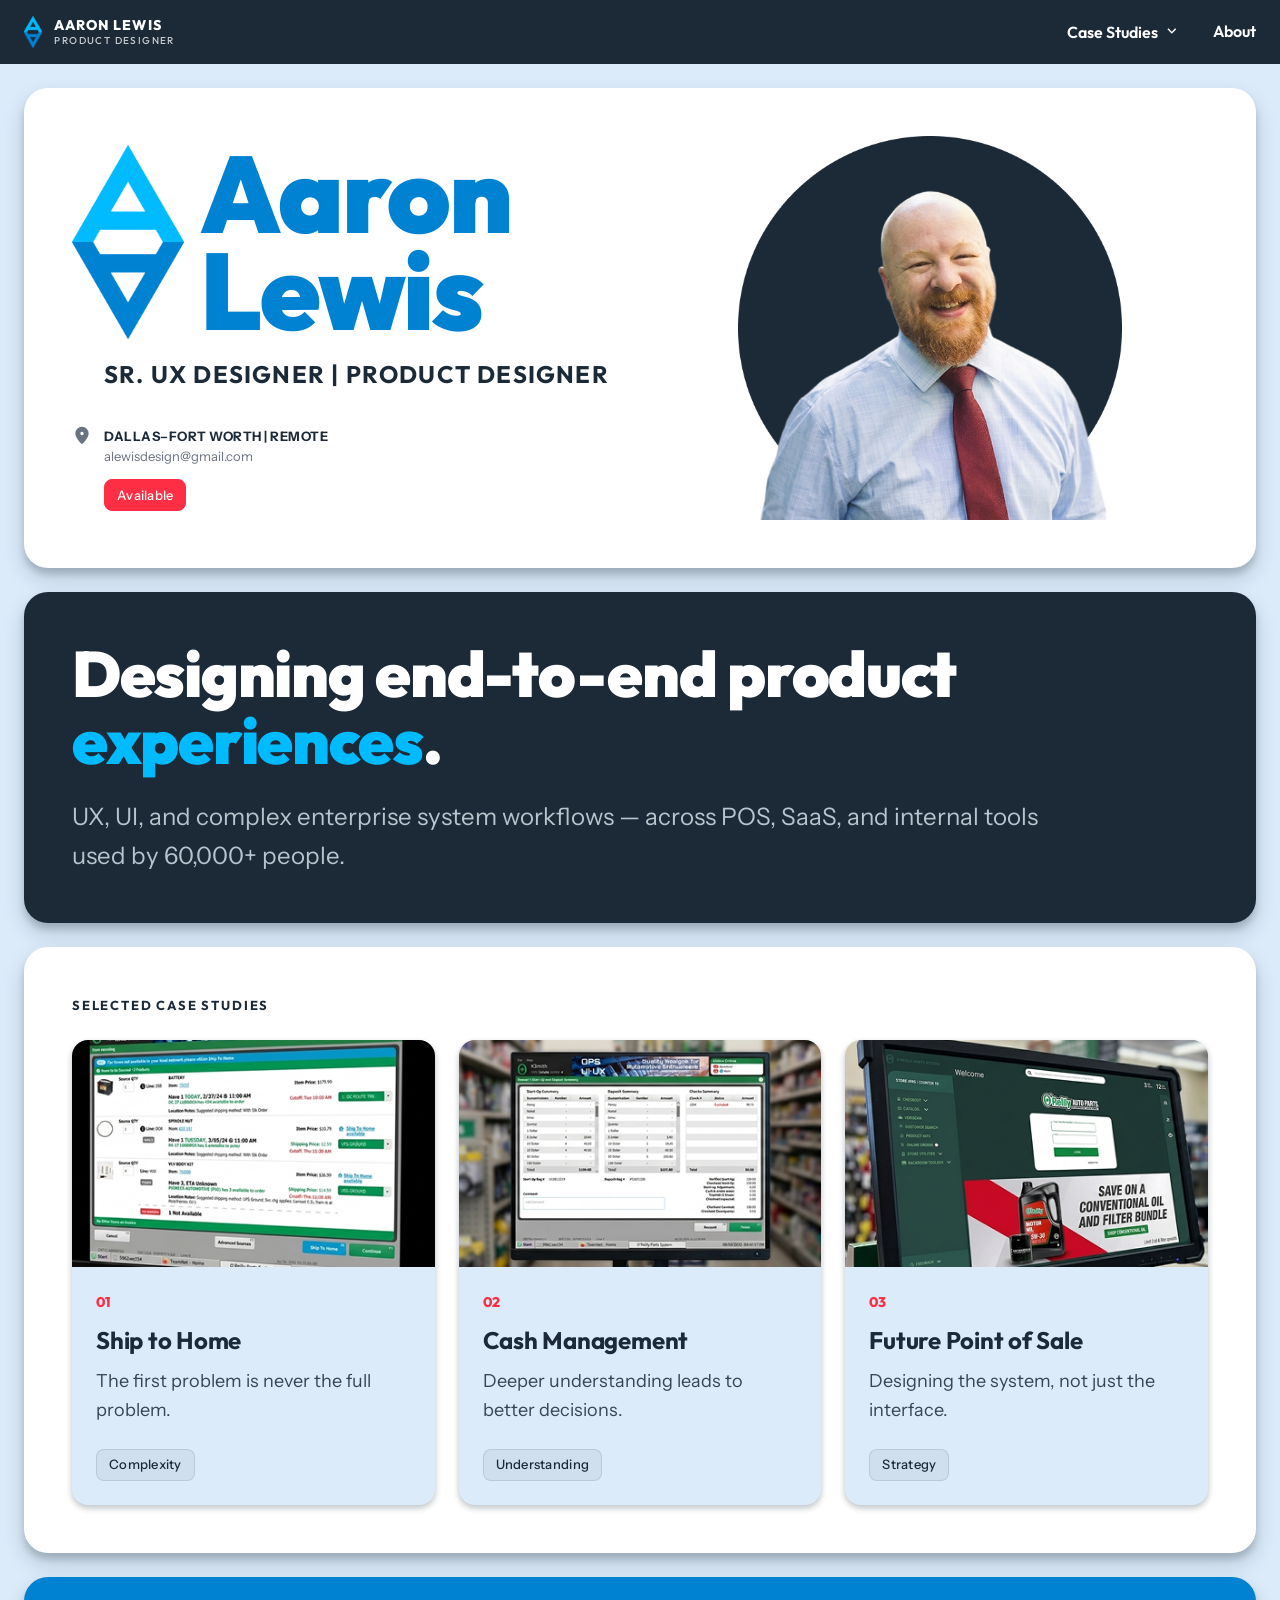
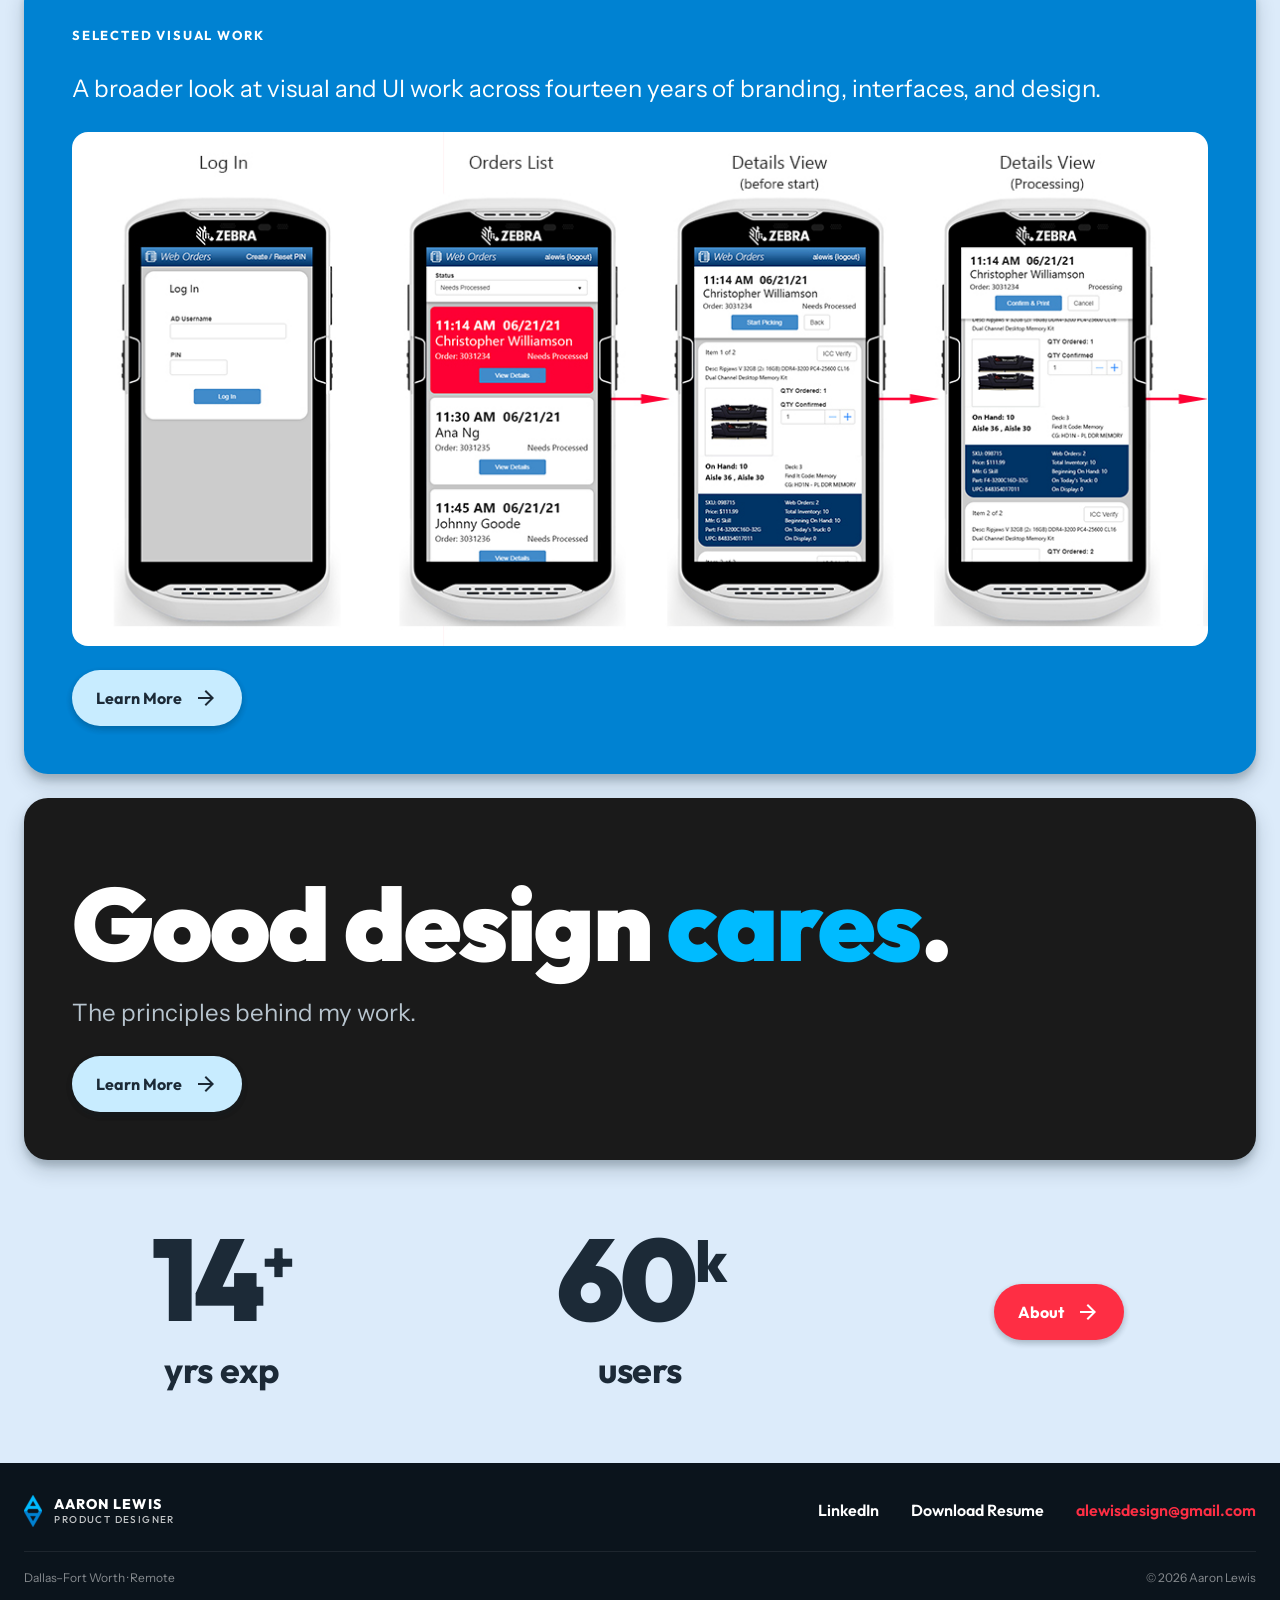
<file: index.html>
<!doctype html>
<html lang="en">
  <head>
    <meta charset="utf-8" />
    <meta name="viewport" content="width=device-width, initial-scale=1" />
    <title>Aaron Lewis — Sr. UX & Product Designer</title>
    <meta
      name="description"
      content="Aaron Lewis — Sr. UX & Product Designer. UX, UI, and complex enterprise system workflows across POS, SaaS, and internal tools used by 60,000+ people."
    />
    <meta property="og:title" content="Aaron Lewis — Sr. UX & Product Designer" />
    <meta property="og:description" content="End-to-end product experiences across POS, SaaS, and internal tools." />
    <meta property="og:type" content="website" />
    <meta name="twitter:card" content="summary_large_image" />
    <link rel="preconnect" href="https://fonts.googleapis.com" />
    <link rel="preconnect" href="https://fonts.gstatic.com" crossorigin />
    <link
      href="https://fonts.googleapis.com/css2?family=Outfit:wght@400;500;600;700;800;900&family=Instrument+Sans:wght@400;500;600&display=swap"
      rel="stylesheet"
    />
    <link rel="icon" type="image/svg+xml" href="./favicon.svg" />
    <link rel="stylesheet" href="./styles.css?v=8.2" />
  </head>
  <body>
    <!-- HEADER -->
    <header class="site-header">
      <div class="container header-inner">
        <a class="brand" href="#">
          <span class="brand-mark" aria-hidden="true">
            <img src="./assets/AA_logo-colors.svg" alt="" />
          </span>
          <span class="brand-text">
            <span class="brand-name">AARON LEWIS</span>
            <span class="brand-role">PRODUCT DESIGNER</span>
          </span>
        </a>
        <button
          class="nav-toggle"
          type="button"
          aria-label="Toggle menu"
          aria-expanded="false"
          aria-controls="primary-nav"
        >
          <span class="nav-toggle-bar"></span>
          <span class="nav-toggle-bar"></span>
          <span class="nav-toggle-bar"></span>
        </button>
        <nav id="primary-nav" class="site-nav" aria-label="Primary">
          <div class="nav-item has-dropdown">
            <button type="button" class="nav-link nav-dropdown-toggle" aria-expanded="false" aria-controls="cs-menu">
              Case Studies
              <svg class="mdi" viewBox="0 0 24 24" aria-hidden="true">
                <path d="M7.41 8.59 12 13.17l4.59-4.58L18 10l-6 6-6-6z" />
              </svg>
            </button>
            <div id="cs-menu" class="nav-dropdown" role="menu">
              <a href="ship-to-home.html" target="_top" role="menuitem">Ship to Home</a>
              <a href="cash-management.html" target="_top" role="menuitem">Cash Management</a>
              <a href="future-point-of-sale.html" target="_top" role="menuitem">Future Point of Sale</a>
              <a href="drift-design-system.html" target="_top" role="menuitem">Drift Design System</a>
              <a href="selected-visual-work.html" target="_top" role="menuitem">Selected Visual Work</a>
            </div>
          </div>
          <a href="about.html" target="_top">About</a>
        </nav>
      </div>
    </header>

    <main class="container stack">
      <!-- HERO CARD -->
      <section class="card card--light hero">
        <div class="grid-12">
          <div class="col-6 hero-left">
            <div class="hero-lockup">
              <span class="hero-logo" aria-hidden="true">
                <img src="./assets/AA_logo-colors.svg" alt="" />
              </span>
              <h1 class="hero-name">Aaron<br />Lewis</h1>
            </div>
            <p class="hero-role">SR. UX DESIGNER | <span class="no-break">PRODUCT DESIGNER</span></p>
            <div class="hero-meta">
              <p class="hero-location">
                <span class="pin" aria-hidden="true"
                  ><svg class="mdi" viewBox="0 0 24 24" aria-hidden="true">
                    <path
                      d="M12 22s-8-7.16-8-13a8 8 0 1 1 16 0c0 5.84-8 13-8 13zm0-11a2 2 0 1 0 0-4 2 2 0 0 0 0 4z"
                    /></svg
                ></span>
                <span>
                  <strong>DALLAS–FORT WORTH | REMOTE</strong><br />
                  <a href="mailto:alewisdesign@gmail.com" class="email-muted">alewisdesign@gmail.com</a>
                </span>
              </p>
              <span class="hero-pill pill pill--red">Available</span>
            </div>
          </div>
          <div class="col-6 hero-right">
            <div class="portrait">
              <img
                src="./assets/aaron-hero.png"
                alt="Portrait of Aaron Lewis"
              />
            </div>
          </div>
        </div>
      </section>

      <!-- STATEMENT CARD -->
      <section class="card card--dark statement">
        <h2 class="display">Designing end-to-end product <span class="accent-blue">experiences</span>.</h2>
        <p class="lead">
          UX, UI, and complex enterprise system workflows — across POS, SaaS, and internal tools used by 60,000+ people.
        </p>
      </section>

      <!-- CASE STUDIES -->
      <section id="case-studies" class="card card--light">
        <p class="eyebrow">SELECTED CASE STUDIES</p>
        <div class="grid-12 row-cards">
          <article class="col-4 case-card" tabindex="0" data-href="ship-to-home.html">
            <div class="case-thumb case-thumb--1">
              <img
                src="./assets/ship-to-home-card.png"
                alt="Ship to Home interface preview"
              />
            </div>
            <div class="case-body">
              <p class="case-num">01</p>
              <h3 class="case-title">Ship to Home</h3>
              <p class="case-desc">The first problem is never the full problem.</p>
              <span class="pill pill--light">Complexity</span>
            </div>
          </article>

          <article class="col-4 case-card" tabindex="0" data-href="cash-management.html">
            <div class="case-thumb case-thumb--2">
              <img
                src="./assets/cash-management-card.png"
                alt="Cash Management interface preview"
              />
            </div>
            <div class="case-body">
              <p class="case-num">02</p>
              <h3 class="case-title">Cash Management</h3>
              <p class="case-desc">Deeper understanding leads to better decisions.</p>
              <span class="pill pill--light">Understanding</span>
            </div>
          </article>

          <article class="col-4 case-card" tabindex="0" data-href="future-point-of-sale.html">
            <div class="case-thumb case-thumb--3">
              <img
                src="./assets/future-pos-card.png"
                alt="Future Point of Sale interface preview"
              />
            </div>
            <div class="case-body">
              <p class="case-num">03</p>
              <h3 class="case-title">Future Point of Sale</h3>
              <p class="case-desc">Designing the system, not just the interface.</p>
              <span class="pill pill--light">Strategy</span>
            </div>
          </article>
        </div>
      </section>

      <!-- VISUAL WORK BANNER -->
      <section class="card banner">
        <p class="eyebrow banner-eyebrow">SELECTED VISUAL WORK</p>
        <p class="banner-copy">
          A broader look at visual and UI work across fourteen years of branding, interfaces, and design.
        </p>
        <div class="banner-figure">
          <img
            src="./assets/selectedVisualWork1.png"
            alt="Web Orders handheld app screens: log in, orders list, and order details views"
          />
        </div>
        <div class="banner-cta">
          <a href="selected-visual-work.html" target="_top" class="btn btn--light"
            >Learn More
            <span class="btn-arrow" aria-hidden="true"
              ><svg class="mdi" viewBox="0 0 24 24" aria-hidden="true">
                <path d="M4 11h12.17l-5.59-5.59L12 4l8 8-8 8-1.41-1.41L16.17 13H4z" /></svg></span
          ></a>
        </div>
      </section>

      <!-- GOOD DESIGN CARES -->
      <section class="card card--dark cares">
        <h2 class="display">Good design <span class="accent-blue">cares</span>.</h2>
        <p class="cares-caption">The principles behind my work.</p>
        <div class="cares-cta">
          <a href="about.html#cares" target="_top" class="btn btn--light"
            >Learn More
            <span class="btn-arrow" aria-hidden="true"
              ><svg class="mdi" viewBox="0 0 24 24" aria-hidden="true">
                <path d="M4 11h12.17l-5.59-5.59L12 4l8 8-8 8-1.41-1.41L16.17 13H4z" /></svg></span
          ></a>
        </div>
      </section>
    </main>

    <!-- STATS ROW -->
    <section class="stats">
      <div class="grid-12 stats-row">
        <div class="col-4 stat">
          <p class="stat-num">14<span class="stat-sup">+</span></p>
          <p class="stat-label">yrs exp</p>
        </div>
        <div class="col-4 stat">
          <p class="stat-num">60<span class="stat-sup">k</span></p>
          <p class="stat-label">users</p>
        </div>
        <div class="col-4 stat stat--cta">
          <a href="about.html" target="_top" class="btn btn--red"
            >About
            <span class="btn-arrow" aria-hidden="true"
              ><svg class="mdi" viewBox="0 0 24 24" aria-hidden="true">
                <path d="M4 11h12.17l-5.59-5.59L12 4l8 8-8 8-1.41-1.41L16.17 13H4z" /></svg></span
          ></a>
        </div>
      </div>
    </section>

    <!-- FOOTER -->
    <footer id="contact" class="site-footer">
      <div class="container footer-inner">
        <div class="grid-12 footer-row">
          <div class="col-6 footer-brand-col">
            <a class="brand" href="#">
              <span class="brand-mark" aria-hidden="true">
                <img src="./assets/AA_logo-colors.svg" alt="" />
              </span>
              <span class="brand-text">
                <span class="brand-name">AARON LEWIS</span>
                <span class="brand-role">PRODUCT DESIGNER</span>
              </span>
            </a>
          </div>
          <div class="col-6 footer-nav-col">
            <nav class="footer-nav" aria-label="Footer">
              <a href="https://www.linkedin.com/in/aldsgn/" target="_blank" rel="noopener noreferrer">LinkedIn</a>
              <a
                href="./assets/Aaron-Lewis-Resume.pdf"
                target="_blank"
                rel="noopener noreferrer"
                >Download Resume</a
              >
              <a href="mailto:alewisdesign@gmail.com" class="email-red">alewisdesign@gmail.com</a>
            </nav>
          </div>
        </div>
        <div class="footer-fine">
          <span>Dallas–Fort Worth · Remote</span>
          <span>© <span id="year">2026</span> Aaron Lewis</span>
        </div>
      </div>
    </footer>

    <script src="./script.js?v=8.2" defer></script>
  </body>
</html>
</file>
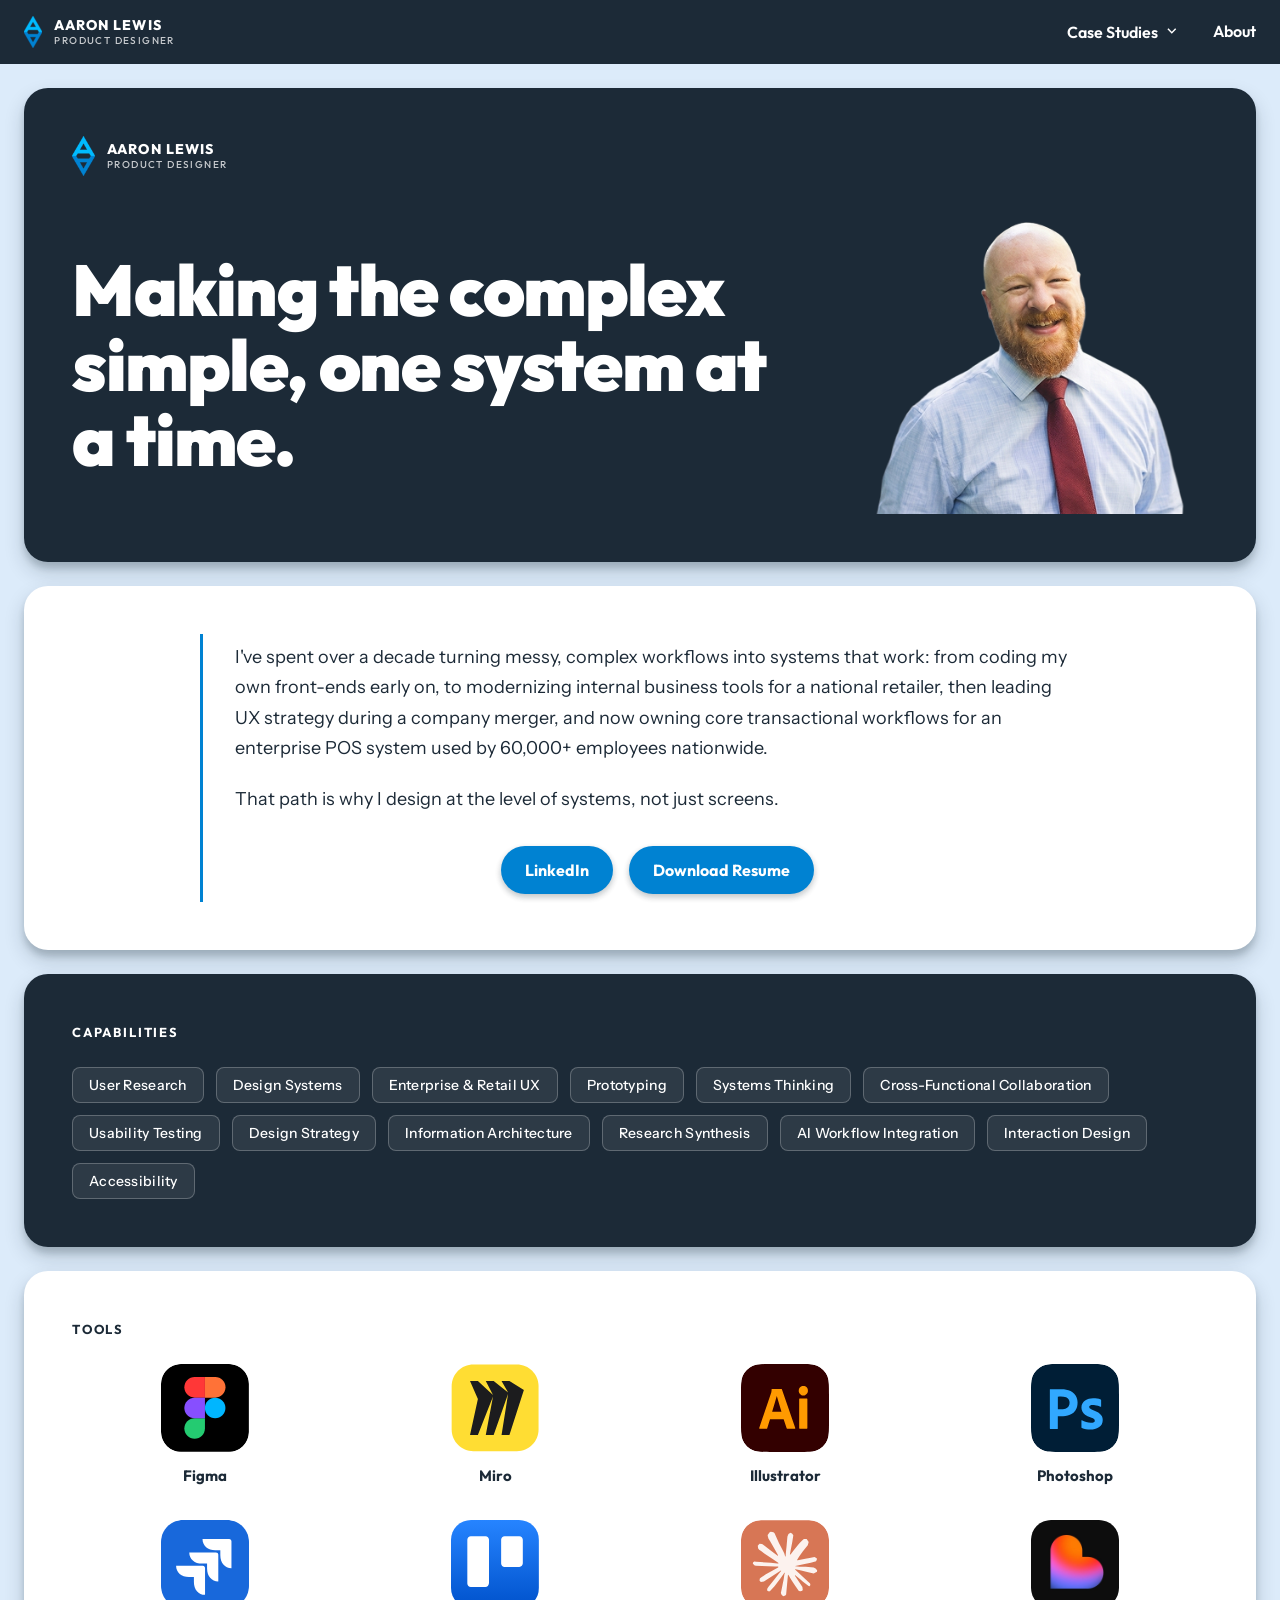
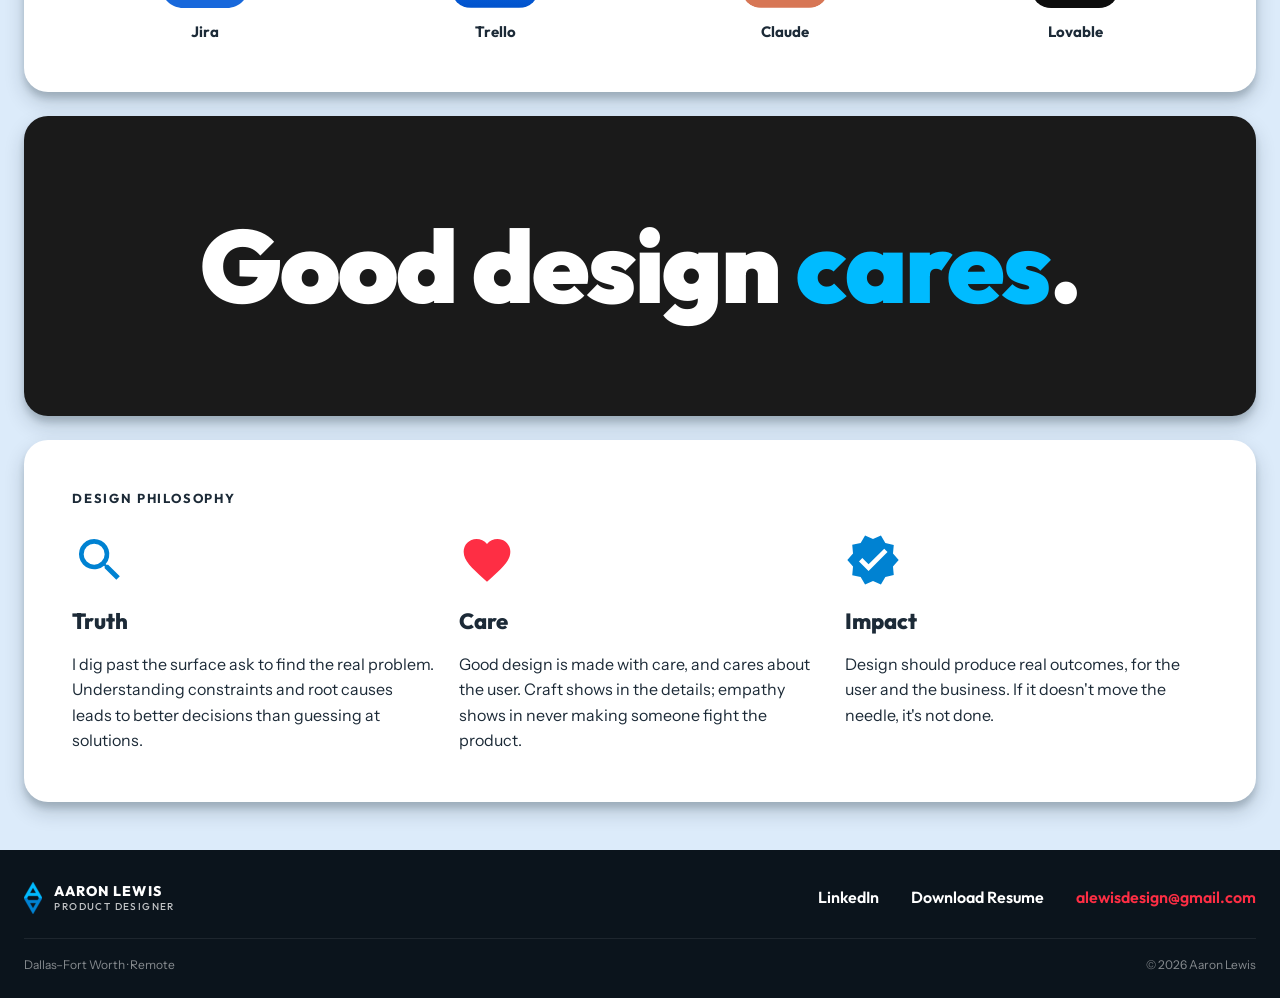
<file: about.html>
<!doctype html>
<html lang="en">
  <head>
    <meta charset="utf-8" />
    <meta name="viewport" content="width=device-width, initial-scale=1" />
    <title>About — Aaron Lewis, Sr. UX & Product Designer</title>
    <meta
      name="description"
      content="Aaron Lewis is a Sr. UX & Product Designer turning messy, complex workflows into systems that work — POS, SaaS, and internal tools used by 60,000+ employees."
    />
    <meta property="og:title" content="About — Aaron Lewis, Sr. UX & Product Designer" />
    <meta property="og:description" content="Making the complex simple, one system at a time." />
    <meta property="og:type" content="profile" />
    <meta name="twitter:card" content="summary_large_image" />
    <link rel="preconnect" href="https://fonts.googleapis.com" />
    <link rel="preconnect" href="https://fonts.gstatic.com" crossorigin />
    <link
      href="https://fonts.googleapis.com/css2?family=Outfit:wght@400;500;600;700;800;900&family=Instrument+Sans:wght@400;500;600&display=swap"
      rel="stylesheet"
    />
    <link rel="icon" type="image/svg+xml" href="./favicon.svg" />
    <link rel="stylesheet" href="./styles.css?v=8.2" />
  </head>
  <body>
    <!-- HEADER -->
    <header class="site-header">
      <div class="container header-inner">
        <a class="brand" href="index.html" target="_top">
          <span class="brand-mark" aria-hidden="true">
            <img src="./assets/AA_logo-colors.svg" alt="" />
          </span>
          <span class="brand-text">
            <span class="brand-name">AARON LEWIS</span>
            <span class="brand-role">PRODUCT DESIGNER</span>
          </span>
        </a>
        <button
          class="nav-toggle"
          type="button"
          aria-label="Toggle menu"
          aria-expanded="false"
          aria-controls="primary-nav"
        >
          <span class="nav-toggle-bar"></span>
          <span class="nav-toggle-bar"></span>
          <span class="nav-toggle-bar"></span>
        </button>
        <nav id="primary-nav" class="site-nav" aria-label="Primary">
          <div class="nav-item has-dropdown">
            <button type="button" class="nav-link nav-dropdown-toggle" aria-expanded="false" aria-controls="cs-menu">
              Case Studies
              <svg class="mdi" viewBox="0 0 24 24" aria-hidden="true">
                <path d="M7.41 8.59 12 13.17l4.59-4.58L18 10l-6 6-6-6z" />
              </svg>
            </button>
            <div id="cs-menu" class="nav-dropdown" role="menu">
              <a href="ship-to-home.html" target="_top" role="menuitem">Ship to Home</a>
              <a href="cash-management.html" target="_top" role="menuitem">Cash Management</a>
              <a href="future-point-of-sale.html" target="_top" role="menuitem">Future Point of Sale</a>
              <a href="drift-design-system.html" target="_top" role="menuitem">Drift Design System</a>
              <a href="selected-visual-work.html" target="_top" role="menuitem">Selected Visual Work</a>
            </div>
          </div>
          <a href="about.html" target="_top">About</a>
        </nav>
      </div>
    </header>

    <main class="container stack">
      <!-- HERO: dark card, headline + portrait -->
      <section class="card card--dark about-hero">
        <div class="about-hero-lockup">
          <span class="about-hero-logo" aria-hidden="true">
            <img src="./assets/AA_logo-colors.svg" alt="" />
          </span>
          <span class="brand-text">
            <span class="brand-name">AARON LEWIS</span>
            <span class="brand-role">PRODUCT DESIGNER</span>
          </span>
        </div>
        <div class="grid-12 about-hero-grid">
          <div class="col-8 about-hero-left">
            <h1 class="display about-hero-title">
              Making the complex simple, one system at <span class="no-break">a time.</span>
            </h1>
          </div>
          <div class="col-4 about-hero-right">
            <div class="about-portrait">
              <img
                src="./assets/aaron-about.png"
                alt="Portrait of Aaron Lewis"
              />
            </div>
          </div>
        </div>
      </section>

      <!-- STORY: light card, blue quote rule, two paragraphs, CTAs -->
      <section class="card card--light about-story">
        <div class="about-story-inner">
          <div class="about-story-body">
            <p>
              I've spent over a decade turning messy, complex workflows into systems that work: from coding my own
              front-ends early on, to modernizing internal business tools for a national retailer, then leading UX
              strategy during a company merger, and now owning core transactional workflows for an enterprise POS system
              used by 60,000+ employees nationwide.
            </p>
            <p>That path is why I design at the level of systems, not just screens.</p>
          </div>
          <div class="about-story-cta">
            <a
              href="https://www.linkedin.com/in/aldsgn/"
              target="_blank"
              rel="noopener noreferrer"
              class="btn btn--blue"
              >LinkedIn</a
            >
            <a
              href="./assets/Aaron-Lewis-Resume.pdf"
              target="_blank"
              rel="noopener noreferrer"
              class="btn btn--blue"
              >Download Resume</a
            >
          </div>
        </div>
      </section>

      <!-- CAPABILITIES: dark card with pills -->
      <section class="card card--dark about-capabilities">
        <p class="eyebrow eyebrow--onDark">CAPABILITIES</p>
        <ul class="capability-list">
          <li><span class="pill pill--white pill--lg">User Research</span></li>
          <li><span class="pill pill--white pill--lg">Design Systems</span></li>
          <li><span class="pill pill--white pill--lg">Enterprise &amp; Retail UX</span></li>
          <li><span class="pill pill--white pill--lg">Prototyping</span></li>
          <li><span class="pill pill--white pill--lg">Systems Thinking</span></li>
          <li><span class="pill pill--white pill--lg">Cross-Functional Collaboration</span></li>
          <li><span class="pill pill--white pill--lg">Usability Testing</span></li>
          <li><span class="pill pill--white pill--lg">Design Strategy</span></li>
          <li><span class="pill pill--white pill--lg">Information Architecture</span></li>
          <li><span class="pill pill--white pill--lg">Research Synthesis</span></li>
          <li><span class="pill pill--white pill--lg">AI Workflow Integration</span></li>
          <li><span class="pill pill--white pill--lg">Interaction Design</span></li>
          <li><span class="pill pill--white pill--lg">Accessibility</span></li>
        </ul>
      </section>

      <!-- TOOLS: light card with logo grid -->
      <section class="card card--light about-tools">
        <p class="eyebrow">TOOLS</p>
        <div class="tools-grid">
          <figure class="tool">
            <img src="./assets/figma.svg" alt="Figma logo" />
            <figcaption>Figma</figcaption>
          </figure>
          <figure class="tool">
            <img src="./assets/miro.svg" alt="Miro logo" />
            <figcaption>Miro</figcaption>
          </figure>
          <figure class="tool">
            <img
              src="./assets/illustrator.svg"
              alt="Adobe Illustrator logo"
            />
            <figcaption>Illustrator</figcaption>
          </figure>
          <figure class="tool">
            <img src="./assets/photoshop.svg" alt="Adobe Photoshop logo" />
            <figcaption>Photoshop</figcaption>
          </figure>
          <figure class="tool">
            <img src="./assets/jira.svg" alt="Jira logo" />
            <figcaption>Jira</figcaption>
          </figure>
          <figure class="tool">
            <img src="./assets/trello.svg" alt="Trello logo" />
            <figcaption>Trello</figcaption>
          </figure>
          <figure class="tool">
            <img src="./assets/claude.svg" alt="Claude logo" />
            <figcaption>Claude</figcaption>
          </figure>
          <figure class="tool">
            <img src="./assets/lovable.svg" alt="Lovable logo" />
            <figcaption>Lovable</figcaption>
          </figure>
        </div>
      </section>

      <!-- CARES banner -->
      <section id="cares" class="card card--dark about-cares">
        <h2 class="display display--center">Good design <span class="accent-blue">cares</span>.</h2>
      </section>

      <!-- DESIGN PHILOSOPHY -->
      <section class="card card--light about-philosophy">
        <p class="eyebrow">DESIGN PHILOSOPHY</p>
        <div class="grid-12 philosophy-grid">
          <div class="col-4 philosophy-item">
            <span class="philosophy-icon philosophy-icon--blue" aria-hidden="true">
              <svg viewBox="0 0 24 24">
                <path
                  d="M15.5 14h-.79l-.28-.27a6.5 6.5 0 1 0-.7.7l.27.28v.79l5 4.99L20.49 19l-4.99-5zm-6 0A4.5 4.5 0 1 1 14 9.5 4.5 4.5 0 0 1 9.5 14z"
                />
              </svg>
            </span>
            <h3 class="philosophy-title">Truth</h3>
            <p class="philosophy-body">
              I dig past the surface ask to find the real problem. Understanding constraints and root causes leads to
              better decisions than guessing at solutions.
            </p>
          </div>
          <div class="col-4 philosophy-item">
            <span class="philosophy-icon philosophy-icon--red" aria-hidden="true">
              <svg viewBox="0 0 24 24">
                <path
                  d="M12 21.35 10.55 20.03C5.4 15.36 2 12.28 2 8.5 2 5.42 4.42 3 7.5 3c1.74 0 3.41.81 4.5 2.09C13.09 3.81 14.76 3 16.5 3 19.58 3 22 5.42 22 8.5c0 3.78-3.4 6.86-8.55 11.54L12 21.35z"
                />
              </svg>
            </span>
            <h3 class="philosophy-title">Care</h3>
            <p class="philosophy-body">
              Good design is made with care, and cares about the user. Craft shows in the details; empathy shows in
              never making someone fight the product.
            </p>
          </div>
          <div class="col-4 philosophy-item">
            <span class="philosophy-icon philosophy-icon--blue" aria-hidden="true">
              <svg viewBox="0 0 24 24">
                <path
                  d="m23 12-2.44-2.79.34-3.69-3.61-.82-1.89-3.2L12 2.96 8.6 1.5 6.71 4.69 3.1 5.5l.34 3.7L1 12l2.44 2.79-.34 3.7 3.61.82L8.6 22.5l3.4-1.47 3.4 1.46 1.89-3.19 3.61-.82-.34-3.69L23 12zm-12.91 4.72L6 12.59l1.41-1.41 2.68 2.67 6.72-6.72L18.22 8.55l-8.13 8.17z"
                />
              </svg>
            </span>
            <h3 class="philosophy-title">Impact</h3>
            <p class="philosophy-body">
              Design should produce real outcomes, for the user and the business. If it doesn't move the needle, it's
              not done.
            </p>
          </div>
        </div>
      </section>
    </main>

    <!-- FOOTER -->
    <footer id="contact" class="site-footer">
      <div class="container footer-inner">
        <div class="grid-12 footer-row">
          <div class="col-6 footer-brand-col">
            <a class="brand" href="index.html" target="_top">
              <span class="brand-mark" aria-hidden="true">
                <img src="./assets/AA_logo-colors.svg" alt="" />
              </span>
              <span class="brand-text">
                <span class="brand-name">AARON LEWIS</span>
                <span class="brand-role">PRODUCT DESIGNER</span>
              </span>
            </a>
          </div>
          <div class="col-6 footer-nav-col">
            <nav class="footer-nav" aria-label="Footer">
              <a href="https://www.linkedin.com/in/aldsgn/" target="_blank" rel="noopener noreferrer">LinkedIn</a>
              <a
                href="./assets/Aaron-Lewis-Resume.pdf"
                target="_blank"
                rel="noopener noreferrer"
                >Download Resume</a
              >
              <a href="mailto:alewisdesign@gmail.com" class="email-red">alewisdesign@gmail.com</a>
            </nav>
          </div>
        </div>
        <div class="footer-fine">
          <span>Dallas–Fort Worth · Remote</span>
          <span>© <span id="year">2026</span> Aaron Lewis</span>
        </div>
      </div>
    </footer>

    <script src="./script.js?v=8.2" defer></script>
  </body>
</html>
</file>
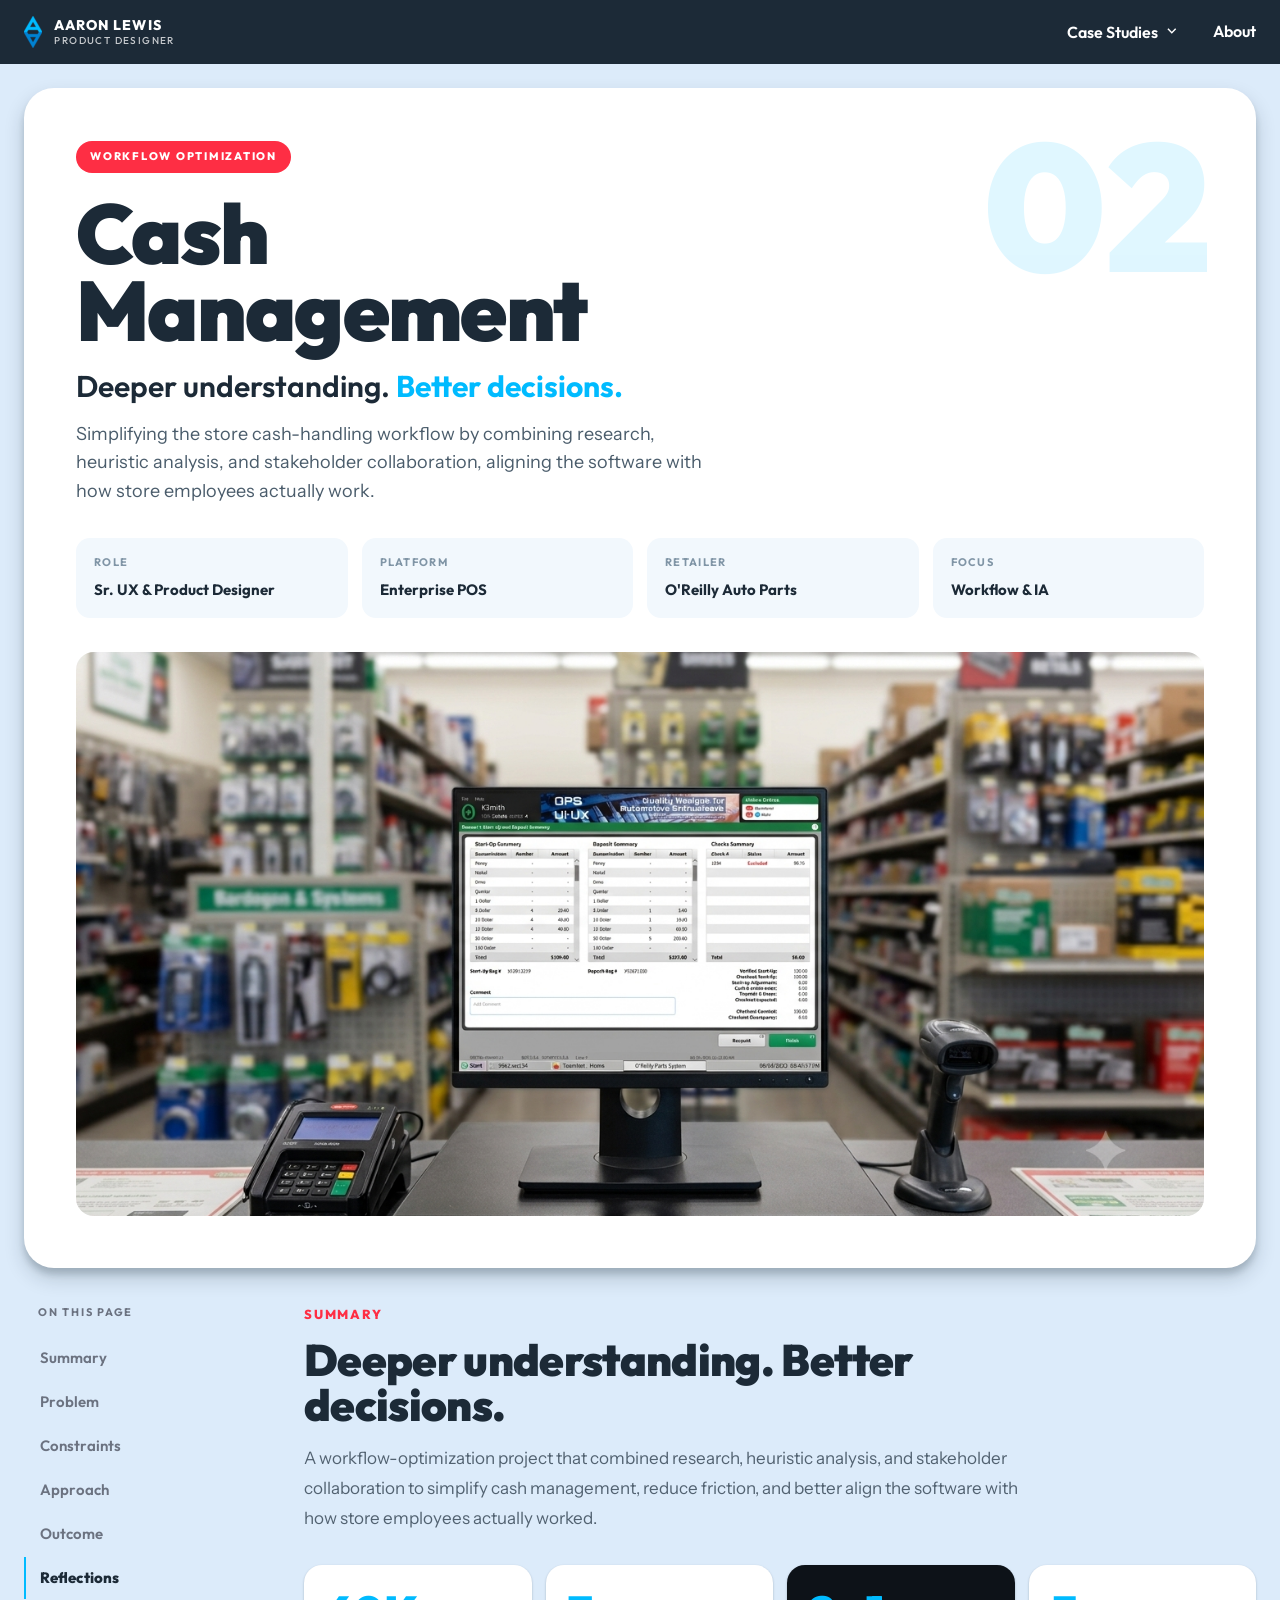
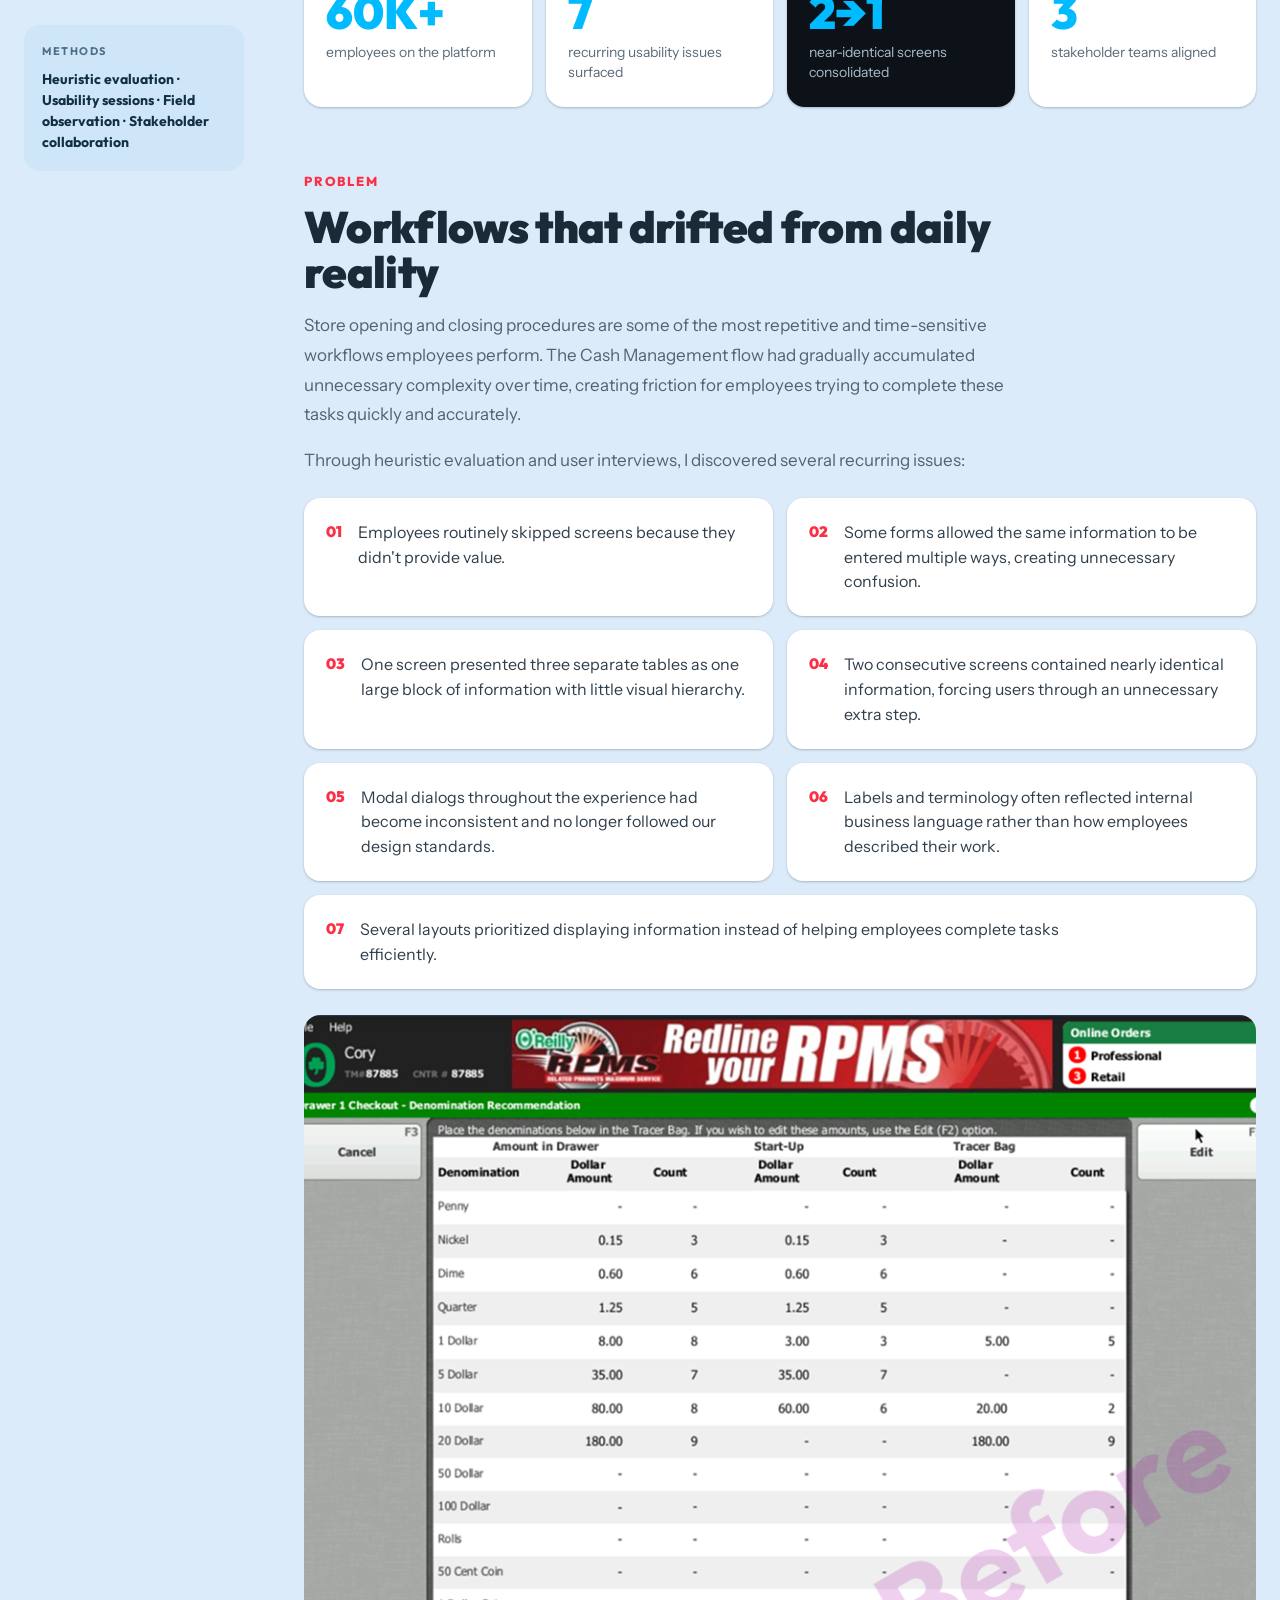
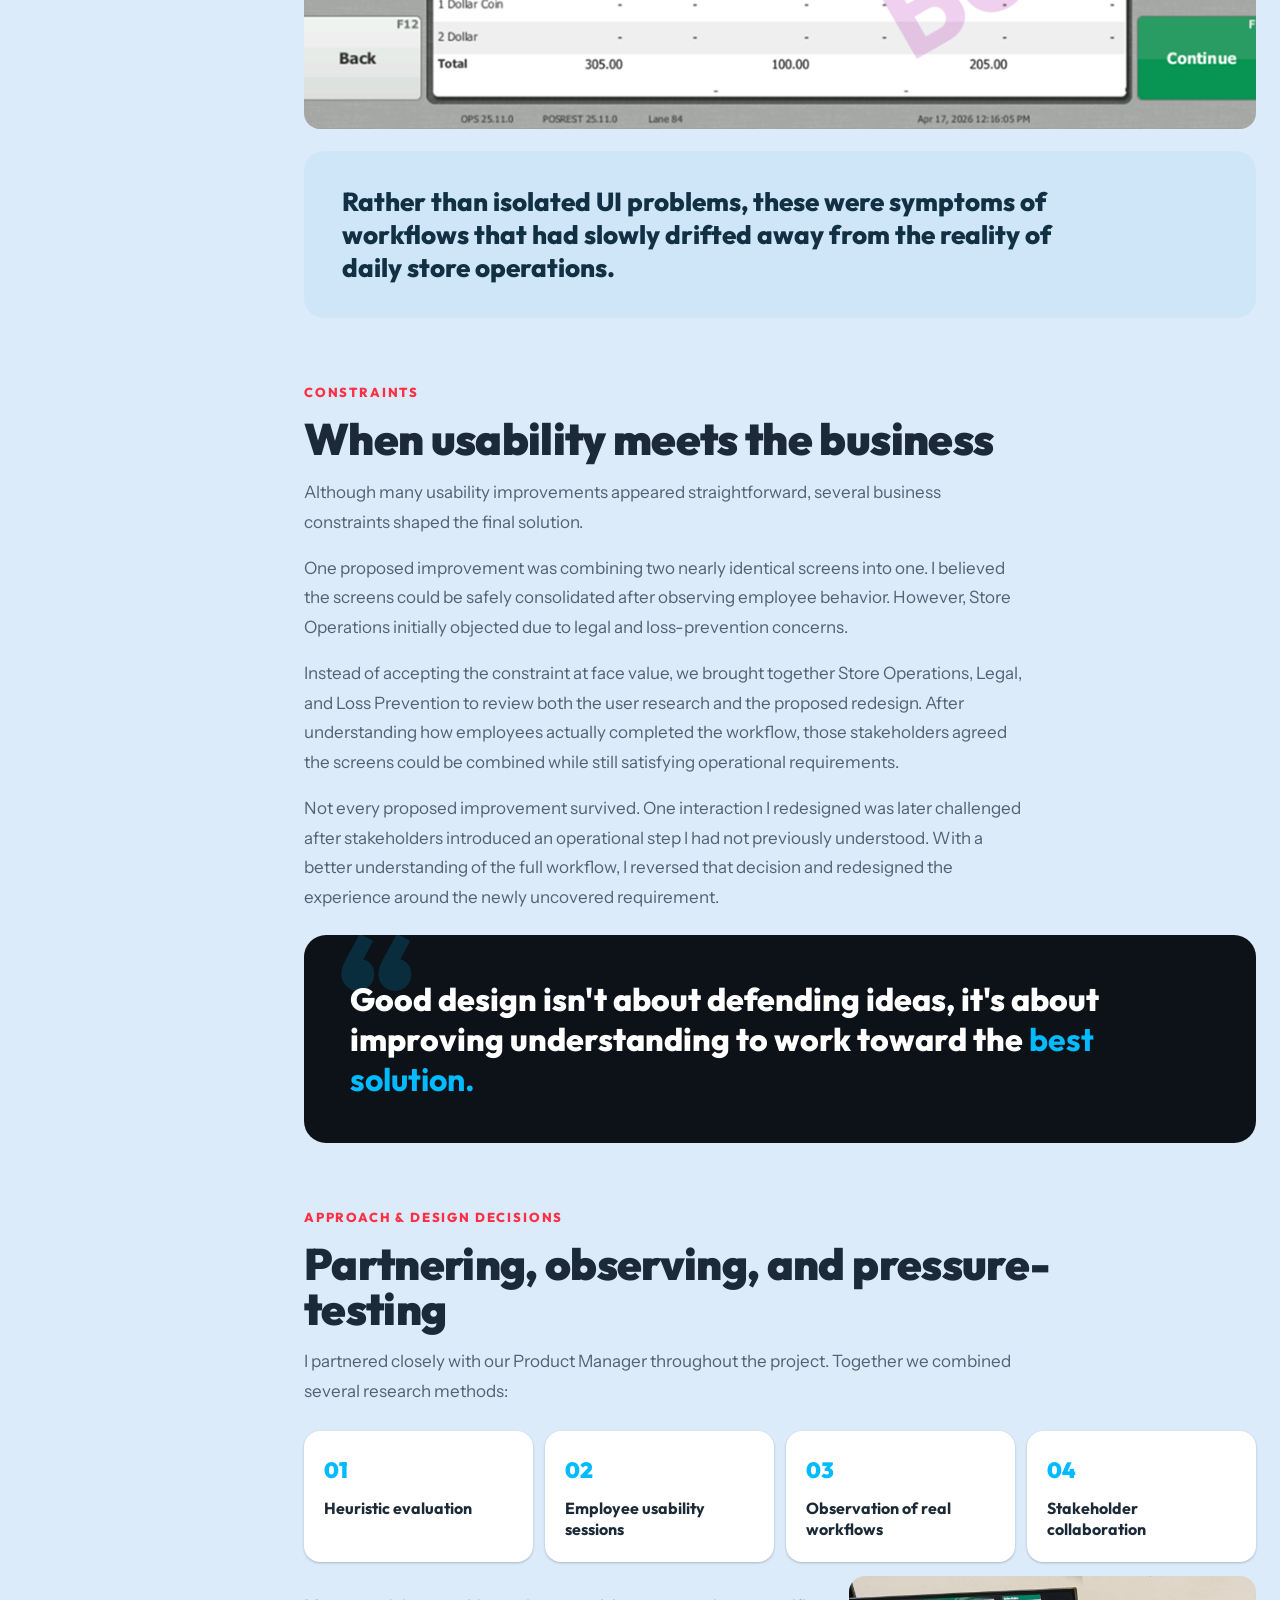
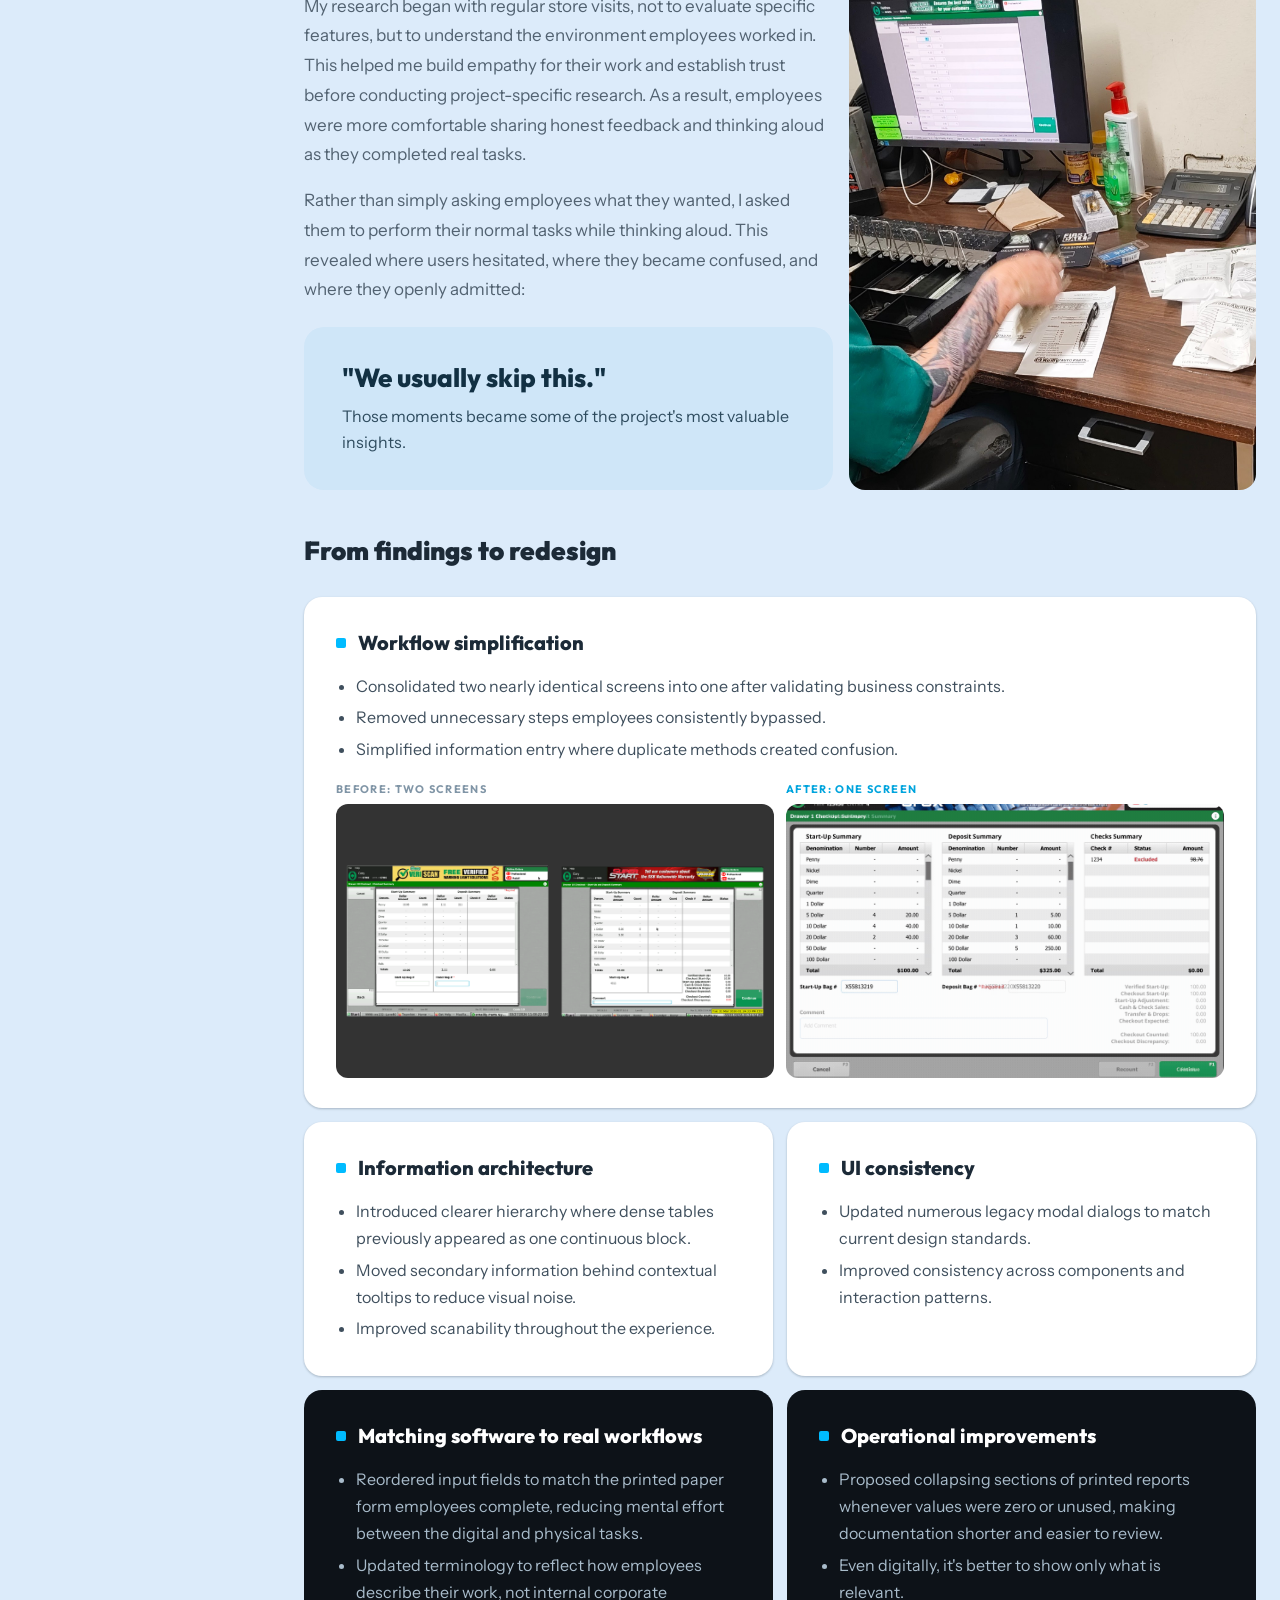
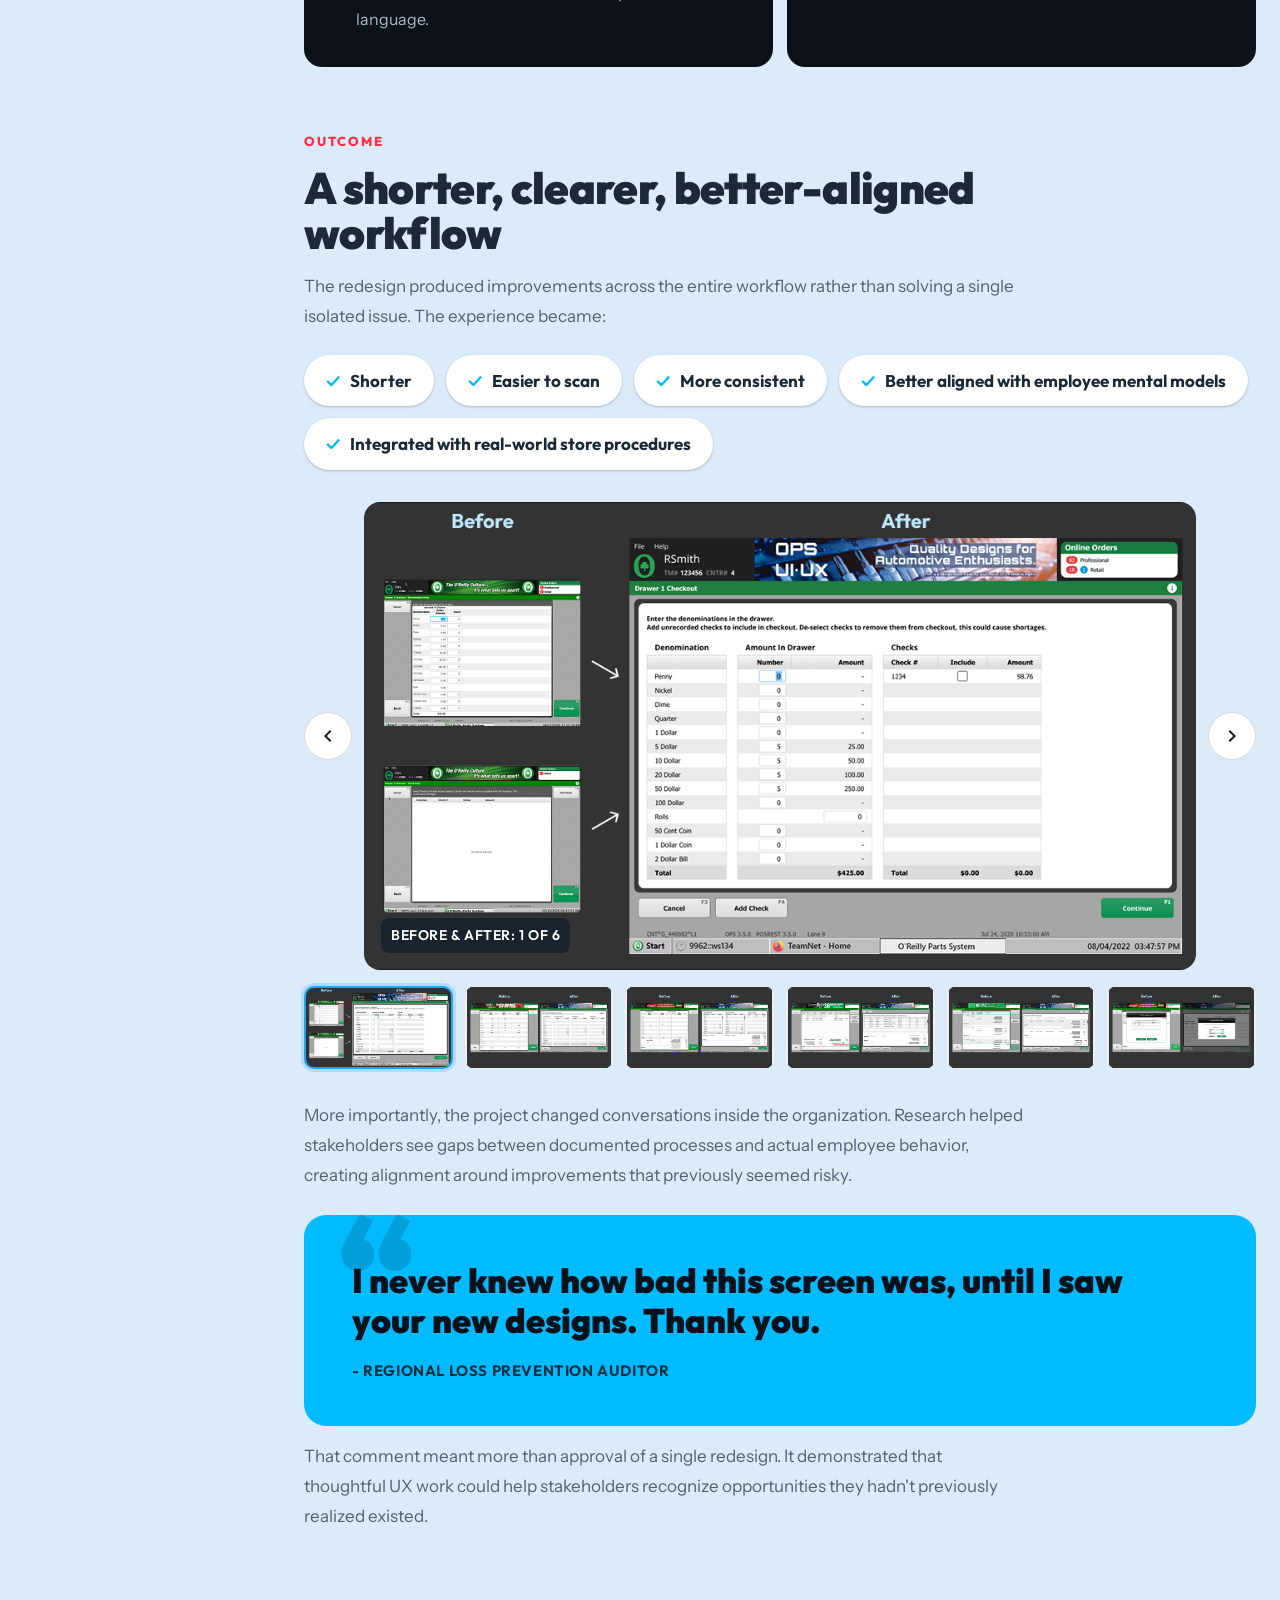
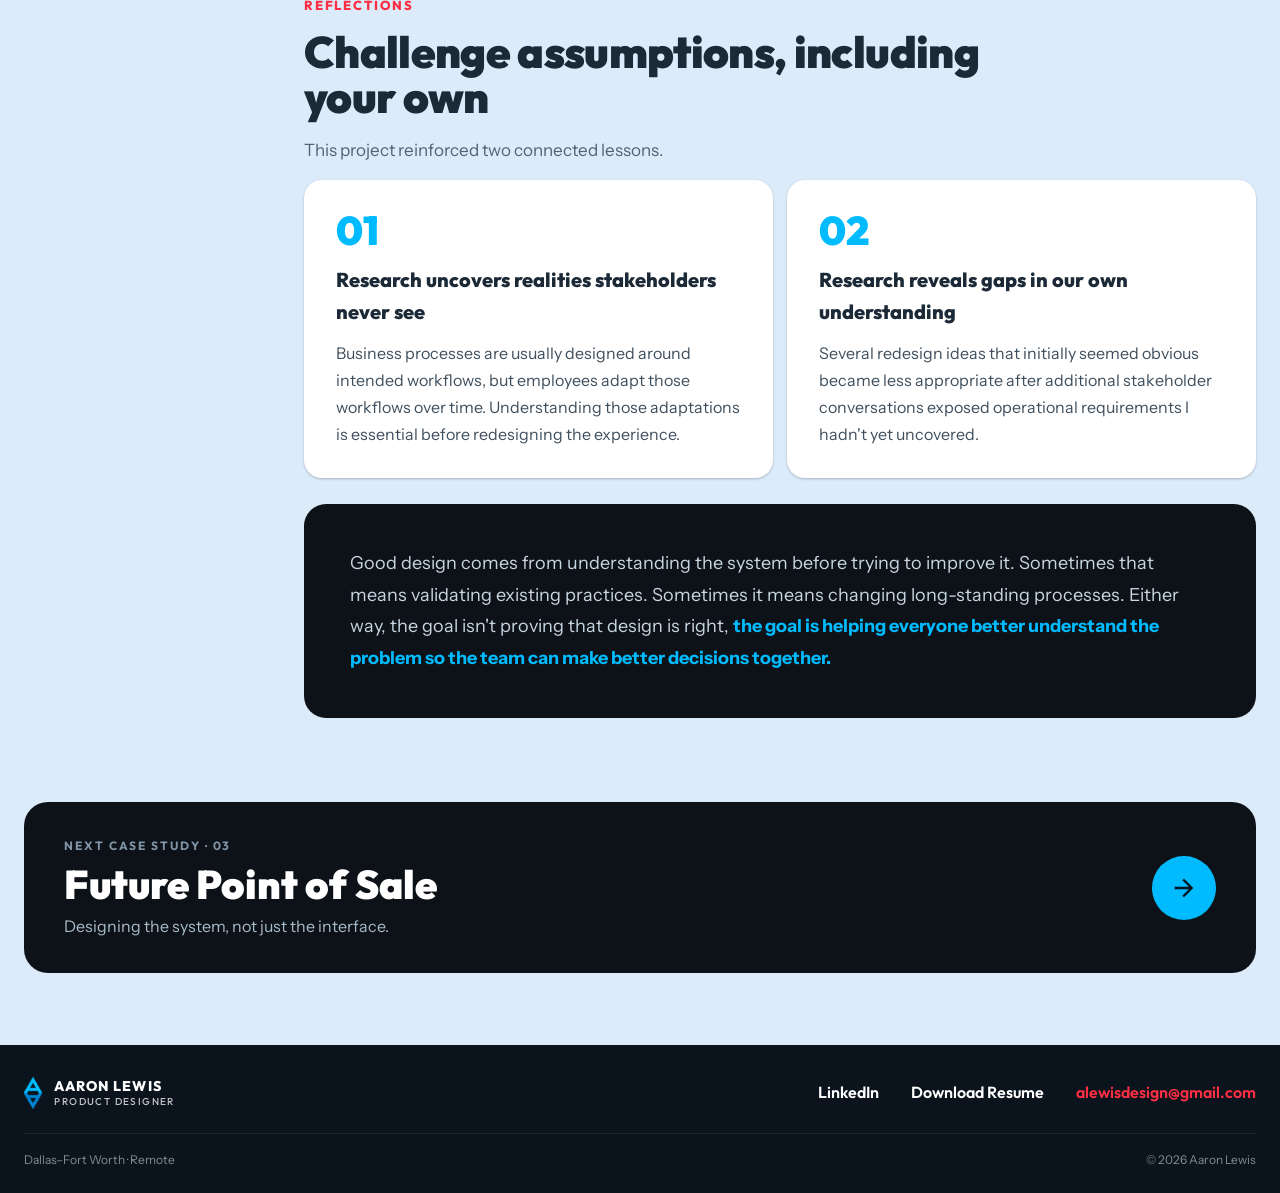
<file: cash-management.html>
<!doctype html>
<html lang="en">
  <head>
    <meta charset="utf-8" />
    <meta name="viewport" content="width=device-width, initial-scale=1" />
    <title>Cash Management: Aaron Lewis Case Study</title>
    <meta
      name="description"
      content="Case study: Simplifying the store cash-handling workflow through research, heuristic analysis, and stakeholder collaboration."
    />
    <link rel="preconnect" href="https://fonts.googleapis.com" />
    <link rel="preconnect" href="https://fonts.gstatic.com" crossorigin />
    <link
      href="https://fonts.googleapis.com/css2?family=Outfit:wght@400;500;600;700;800;900&family=Instrument+Sans:wght@400;500;600&display=swap"
      rel="stylesheet"
    />
    <link rel="icon" type="image/svg+xml" href="./favicon.svg" />
    <link rel="stylesheet" href="./styles.css?v=8.2" />
  </head>
  <body class="cs-page">
    <!-- HEADER -->
    <header class="site-header">
      <div class="container header-inner">
        <a class="brand" href="index.html">
          <span class="brand-mark" aria-hidden="true">
            <img src="./assets/AA_logo-colors.svg" alt="" />
          </span>
          <span class="brand-text">
            <span class="brand-name">AARON LEWIS</span>
            <span class="brand-role">PRODUCT DESIGNER</span>
          </span>
        </a>
        <button
          class="nav-toggle"
          type="button"
          aria-label="Toggle menu"
          aria-expanded="false"
          aria-controls="primary-nav"
        >
          <span class="nav-toggle-bar"></span>
          <span class="nav-toggle-bar"></span>
          <span class="nav-toggle-bar"></span>
        </button>
        <nav id="primary-nav" class="site-nav" aria-label="Primary">
          <div class="nav-item has-dropdown">
            <button type="button" class="nav-link nav-dropdown-toggle" aria-expanded="false" aria-controls="cs-menu">
              Case Studies
              <svg class="mdi" viewBox="0 0 24 24" aria-hidden="true">
                <path d="M7.41 8.59 12 13.17l4.59-4.58L18 10l-6 6-6-6z" />
              </svg>
            </button>
            <div id="cs-menu" class="nav-dropdown" role="menu">
              <a href="ship-to-home.html" role="menuitem">Ship to Home</a>
              <a href="cash-management.html" role="menuitem">Cash Management</a>
              <a href="future-point-of-sale.html" role="menuitem">Future Point of Sale</a>
              <a href="drift-design-system.html" role="menuitem">Drift Design System</a>
              <a href="selected-visual-work.html" role="menuitem">Selected Visual Work</a>
            </div>
          </div>
          <a href="about.html" target="_top">About</a>
        </nav>
      </div>
    </header>

    <main class="container cs-main">
      <!-- HERO CARD -->
      <section class="cs-hero card card--light">
        <span class="cs-hero-watermark" aria-hidden="true">02</span>
        <span class="cs-badge">WORKFLOW OPTIMIZATION</span>
        <h1 class="cs-hero-title">Cash <br />Management</h1>
        <p class="cs-hero-tagline">
          Deeper understanding.
          <span class="cs-accent">Better decisions.</span>
        </p>
        <p class="cs-hero-summary">
          Simplifying the store cash-handling workflow by combining research, heuristic analysis, and stakeholder
          collaboration, aligning the software with how store employees actually work.
        </p>

        <div class="cs-meta-grid">
          <div class="cs-meta-card">
            <div class="cs-meta-label">ROLE</div>
            <div class="cs-meta-value">Sr. UX &amp; Product Designer</div>
          </div>
          <div class="cs-meta-card">
            <div class="cs-meta-label">PLATFORM</div>
            <div class="cs-meta-value">Enterprise POS</div>
          </div>
          <div class="cs-meta-card">
            <div class="cs-meta-label">RETAILER</div>
            <div class="cs-meta-value">O'Reilly Auto Parts</div>
          </div>
          <div class="cs-meta-card">
            <div class="cs-meta-label">FOCUS</div>
            <div class="cs-meta-value">Workflow &amp; IA</div>
          </div>
        </div>

        <div
          class="cs-hero-image"
          role="img"
          aria-label="Cash Management: POS screen"
          style="background-image:url('./assets/Cash_Management_-_POS_screen.png');background-size:cover;background-position:center;"
        ></div>
      </section>

      <!-- BODY -->
      <div class="cs-body">
        <aside class="cs-rail" aria-label="On this page">
          <div class="cs-rail-label">ON THIS PAGE</div>
          <nav class="cs-rail-nav">
            <a href="#summary" data-navlink="summary" class="cs-rail-link is-active">Summary</a>
            <a href="#problem" data-navlink="problem" class="cs-rail-link">Problem</a>
            <a href="#constraints" data-navlink="constraints" class="cs-rail-link">Constraints</a>
            <a href="#approach" data-navlink="approach" class="cs-rail-link">Approach</a>
            <a href="#outcome" data-navlink="outcome" class="cs-rail-link">Outcome</a>
            <a href="#reflections" data-navlink="reflections" class="cs-rail-link">Reflections</a>
          </nav>
          <div class="cs-rail-callout">
            <div class="cs-rail-callout-label">METHODS</div>
            <div class="cs-rail-callout-value">
              Heuristic evaluation · Usability sessions · Field observation · Stakeholder collaboration
            </div>
          </div>
        </aside>

        <div class="cs-content">
          <!-- SUMMARY -->
          <section id="summary" data-section="summary" class="cs-section">
            <div class="cs-eyebrow">SUMMARY</div>
            <h2 class="cs-h2">Deeper understanding. Better decisions.</h2>
            <p class="cs-lead">
              A workflow-optimization project that combined research, heuristic analysis, and stakeholder collaboration
              to simplify cash management, reduce friction, and better align the software with how store employees
              actually worked.
            </p>

            <div class="cs-stat-grid">
              <div class="cs-stat">
                <div class="cs-stat-num">60K+</div>
                <div class="cs-stat-label">employees on the platform</div>
              </div>
              <div class="cs-stat">
                <div class="cs-stat-num">7</div>
                <div class="cs-stat-label">recurring usability issues surfaced</div>
              </div>
              <div class="cs-stat cs-stat--dark">
                <div class="cs-stat-num">2→1</div>
                <div class="cs-stat-label">near-identical screens consolidated</div>
              </div>
              <div class="cs-stat">
                <div class="cs-stat-num">3</div>
                <div class="cs-stat-label">stakeholder teams aligned</div>
              </div>
            </div>
          </section>

          <!-- PROBLEM -->
          <section id="problem" data-section="problem" class="cs-section">
            <div class="cs-eyebrow">PROBLEM</div>
            <h2 class="cs-h2">Workflows that drifted from daily reality</h2>
            <p class="cs-lead">
              Store opening and closing procedures are some of the most repetitive and time-sensitive workflows
              employees perform. The Cash Management flow had gradually accumulated unnecessary complexity over time,
              creating friction for employees trying to complete these tasks quickly and accurately.
            </p>
            <p>Through heuristic evaluation and user interviews, I discovered several recurring issues:</p>

            <div class="cs-num-grid">
              <div class="cs-num-item">
                <span class="cs-num-marker">01</span>
                <p>Employees routinely skipped screens because they didn't provide value.</p>
              </div>
              <div class="cs-num-item">
                <span class="cs-num-marker">02</span>
                <p>
                  Some forms allowed the same information to be entered multiple ways, creating unnecessary confusion.
                </p>
              </div>
              <div class="cs-num-item">
                <span class="cs-num-marker">03</span>
                <p>
                  One screen presented three separate tables as one large block of information with little visual
                  hierarchy.
                </p>
              </div>
              <div class="cs-num-item">
                <span class="cs-num-marker">04</span>
                <p>
                  Two consecutive screens contained nearly identical information, forcing users through an unnecessary
                  extra step.
                </p>
              </div>
              <div class="cs-num-item">
                <span class="cs-num-marker">05</span>
                <p>
                  Modal dialogs throughout the experience had become inconsistent and no longer followed our design
                  standards.
                </p>
              </div>
              <div class="cs-num-item">
                <span class="cs-num-marker">06</span>
                <p>
                  Labels and terminology often reflected internal business language rather than how employees described
                  their work.
                </p>
              </div>
              <div class="cs-num-item cs-num-item--wide">
                <span class="cs-num-marker">07</span>
                <p>
                  Several layouts prioritized displaying information instead of helping employees complete tasks
                  efficiently.
                </p>
              </div>
            </div>

            <div
              class="cs-figure"
              role="img"
              aria-label="Before: the dense three-table screen"
              style="background-image:url('./assets/Before_-_the_dense_three-table_screen.png');background-size:cover;background-position:center;"
            ></div>

            <div class="cs-callout-blue">
              <p>
                Rather than isolated UI problems, these were symptoms of workflows that had slowly drifted away from the
                reality of daily store operations.
              </p>
            </div>
          </section>

          <!-- CONSTRAINTS -->
          <section id="constraints" data-section="constraints" class="cs-section">
            <div class="cs-eyebrow">CONSTRAINTS</div>
            <h2 class="cs-h2">When usability meets the business</h2>
            <p class="cs-lead">
              Although many usability improvements appeared straightforward, several business constraints shaped the
              final solution.
            </p>
            <p>
              One proposed improvement was combining two nearly identical screens into one. I believed the screens could
              be safely consolidated after observing employee behavior. However, Store Operations initially objected due
              to legal and loss-prevention concerns.
            </p>
            <p>
              Instead of accepting the constraint at face value, we brought together Store Operations, Legal, and Loss
              Prevention to review both the user research and the proposed redesign. After understanding how employees
              actually completed the workflow, those stakeholders agreed the screens could be combined while still
              satisfying operational requirements.
            </p>
            <p>
              Not every proposed improvement survived. One interaction I redesigned was later challenged after
              stakeholders introduced an operational step I had not previously understood. With a better understanding
              of the full workflow, I reversed that decision and redesigned the experience around the newly uncovered
              requirement.
            </p>

            <div class="cs-quote-dark">
              <span class="cs-quote-mark" aria-hidden="true">“</span>
              <p>
                Good design isn't about defending ideas, it's about improving understanding to work toward the
                <span class="cs-accent">best solution.</span>
              </p>
            </div>
          </section>

          <!-- APPROACH -->
          <section id="approach" data-section="approach" class="cs-section">
            <div class="cs-eyebrow">APPROACH &amp; DESIGN DECISIONS</div>
            <h2 class="cs-h2">Partnering, observing, and pressure-testing</h2>
            <p class="cs-lead">
              I partnered closely with our Product Manager throughout the project. Together we combined several research
              methods:
            </p>

            <div class="cs-method-grid">
              <div class="cs-method-card">
                <div class="cs-method-num">01</div>
                <div class="cs-method-label">Heuristic evaluation</div>
              </div>
              <div class="cs-method-card">
                <div class="cs-method-num">02</div>
                <div class="cs-method-label">Employee usability sessions</div>
              </div>
              <div class="cs-method-card">
                <div class="cs-method-num">03</div>
                <div class="cs-method-label">Observation of real workflows</div>
              </div>
              <div class="cs-method-card">
                <div class="cs-method-num">04</div>
                <div class="cs-method-label">Stakeholder collaboration</div>
              </div>
            </div>

            <div class="cs-split">
              <div>
                <p>
                  My research began with regular store visits, not to evaluate specific features, but to understand the
                  environment employees worked in. This helped me build empathy for their work and establish trust
                  before conducting project-specific research. As a result, employees were more comfortable sharing
                  honest feedback and thinking aloud as they completed real tasks.
                </p>
                <p>
                  Rather than simply asking employees what they wanted, I asked them to perform their normal tasks while
                  thinking aloud. This revealed where users hesitated, where they became confused, and where they openly
                  admitted:
                </p>
                <div class="cs-callout-blue">
                  <p class="cs-callout-heading">"We usually skip this."</p>
                  <p>Those moments became some of the project's most valuable insights.</p>
                </div>
              </div>
              <div
                class="cs-split-image"
                role="img"
                aria-label="Field observation: store visit"
                style="background-image:url('./assets/Field_observation_-_store_visit.jpg');background-size:cover;background-position:center;"
              ></div>
            </div>

            <h3 class="cs-h3">From findings to redesign</h3>

            <div class="cs-subcard">
              <div class="cs-subcard-head">
                <span class="cs-subcard-dot" aria-hidden="true"></span>
                <h3>Workflow simplification</h3>
              </div>
              <ul>
                <li>Consolidated two nearly identical screens into one after validating business constraints.</li>
                <li>Removed unnecessary steps employees consistently bypassed.</li>
                <li>Simplified information entry where duplicate methods created confusion.</li>
              </ul>
              <div class="cs-ba-grid">
                <div>
                  <div class="cs-ba-label">BEFORE: TWO SCREENS</div>
                  <div
                    class="cs-ba-image"
                    role="img"
                    aria-label="Before: two near-identical screens"
                    style="background-image:url('./assets/Before_two_near-identical_screens.png');background-size:cover;background-position:center;"
                  ></div>
                </div>
                <div>
                  <div class="cs-ba-label cs-ba-label--after">AFTER: ONE SCREEN</div>
                  <div
                    class="cs-ba-image"
                    role="img"
                    aria-label="After: single consolidated screen"
                    style="background-image:url('./assets/After_single_consolidated_screen.gif');background-size:cover;background-position:center;"
                  ></div>
                </div>
              </div>
            </div>

            <div class="cs-pair">
              <div class="cs-subcard">
                <div class="cs-subcard-head">
                  <span class="cs-subcard-dot" aria-hidden="true"></span>
                  <h3>Information architecture</h3>
                </div>
                <ul>
                  <li>Introduced clearer hierarchy where dense tables previously appeared as one continuous block.</li>
                  <li>Moved secondary information behind contextual tooltips to reduce visual noise.</li>
                  <li>Improved scanability throughout the experience.</li>
                </ul>
              </div>
              <div class="cs-subcard">
                <div class="cs-subcard-head">
                  <span class="cs-subcard-dot" aria-hidden="true"></span>
                  <h3>UI consistency</h3>
                </div>
                <ul>
                  <li>Updated numerous legacy modal dialogs to match current design standards.</li>
                  <li>Improved consistency across components and interaction patterns.</li>
                </ul>
              </div>
            </div>

            <div class="cs-pair">
              <div class="cs-subcard cs-subcard--dark">
                <div class="cs-subcard-head">
                  <span class="cs-subcard-dot" aria-hidden="true"></span>
                  <h3>Matching software to real workflows</h3>
                </div>
                <ul>
                  <li>
                    Reordered input fields to match the printed paper form employees complete, reducing mental effort
                    between the digital and physical tasks.
                  </li>
                  <li>
                    Updated terminology to reflect how employees describe their work, not internal corporate language.
                  </li>
                </ul>
              </div>
              <div class="cs-subcard cs-subcard--dark">
                <div class="cs-subcard-head">
                  <span class="cs-subcard-dot" aria-hidden="true"></span>
                  <h3>Operational improvements</h3>
                </div>
                <ul>
                  <li>
                    Proposed collapsing sections of printed reports whenever values were zero or unused, making
                    documentation shorter and easier to review.
                  </li>
                  <li>Even digitally, it's better to show only what is relevant.</li>
                </ul>
              </div>
            </div>
          </section>

          <!-- OUTCOME -->
          <section id="outcome" data-section="outcome" class="cs-section">
            <div class="cs-eyebrow">OUTCOME</div>
            <h2 class="cs-h2">A shorter, clearer, better-aligned workflow</h2>
            <p class="cs-lead">
              The redesign produced improvements across the entire workflow rather than solving a single isolated issue.
              The experience became:
            </p>

            <div class="cs-chips">
              <span class="cs-chip"><span class="cs-chip-check">✓</span>Shorter</span>
              <span class="cs-chip"><span class="cs-chip-check">✓</span>Easier to scan</span>
              <span class="cs-chip"><span class="cs-chip-check">✓</span>More consistent</span>
              <span class="cs-chip"
                ><span class="cs-chip-check">✓</span>Better aligned with employee mental models</span
              >
              <span class="cs-chip"
                ><span class="cs-chip-check">✓</span>Integrated with real-world store procedures</span
              >
            </div>

            <div class="ba-carousel" id="ba-carousel" aria-label="Before and after comparisons">
              <div class="ba-stage">
                <button class="ba-nav ba-prev" type="button" aria-label="Previous comparison">
                  <svg class="mdi" viewBox="0 0 24 24" aria-hidden="true">
                    <path fill="currentColor" d="M15.41 16.59 10.83 12l4.58-4.59L14 6l-6 6 6 6z" />
                  </svg>
                </button>
                <div class="ba-viewer placeholder-img" role="img" aria-live="polite">
                  <span class="ba-caption">Before &amp; After: 1 of 6</span>
                </div>
                <button class="ba-nav ba-next" type="button" aria-label="Next comparison">
                  <svg class="mdi" viewBox="0 0 24 24" aria-hidden="true">
                    <path fill="currentColor" d="M8.59 16.59 13.17 12 8.59 7.41 10 6l6 6-6 6z" />
                  </svg>
                </button>
              </div>
              <div class="ba-thumbs" role="tablist">
                <button
                  class="ba-thumb is-active"
                  type="button"
                  role="tab"
                  aria-selected="true"
                  data-index="0"
                  data-src="./assets/ba-1.png"
                  data-caption="Before &amp; After: 1 of 6"
                >
                  <span>01</span>
                </button>
                <button
                  class="ba-thumb"
                  type="button"
                  role="tab"
                  aria-selected="false"
                  data-index="1"
                  data-src="./assets/ba-2.png"
                  data-caption="Before &amp; After: 2 of 6"
                >
                  <span>02</span>
                </button>
                <button
                  class="ba-thumb"
                  type="button"
                  role="tab"
                  aria-selected="false"
                  data-index="2"
                  data-src="./assets/ba-3.png"
                  data-caption="Before &amp; After: 3 of 6"
                >
                  <span>03</span>
                </button>
                <button
                  class="ba-thumb"
                  type="button"
                  role="tab"
                  aria-selected="false"
                  data-index="3"
                  data-src="./assets/ba-4.png"
                  data-caption="Before &amp; After: 4 of 6"
                >
                  <span>04</span>
                </button>
                <button
                  class="ba-thumb"
                  type="button"
                  role="tab"
                  aria-selected="false"
                  data-index="4"
                  data-src="./assets/ba-5.png"
                  data-caption="Before &amp; After: 5 of 6"
                >
                  <span>05</span>
                </button>
                <button
                  class="ba-thumb"
                  type="button"
                  role="tab"
                  aria-selected="false"
                  data-index="5"
                  data-src="./assets/ba-6.png"
                  data-caption="Before &amp; After: 6 of 6"
                >
                  <span>06</span>
                </button>
              </div>
            </div>

            <p>
              More importantly, the project changed conversations inside the organization. Research helped stakeholders
              see gaps between documented processes and actual employee behavior, creating alignment around improvements
              that previously seemed risky.
            </p>

            <div class="cs-quote-bright">
              <span class="cs-quote-mark cs-quote-mark--dark" aria-hidden="true">“</span>
              <p>I never knew how bad this screen was, until I saw your new designs. Thank you.</p>
              <p class="cs-quote-attrib">- REGIONAL LOSS PREVENTION AUDITOR</p>
            </div>

            <p>
              That comment meant more than approval of a single redesign. It demonstrated that thoughtful UX work could
              help stakeholders recognize opportunities they hadn't previously realized existed.
            </p>
          </section>

          <!-- REFLECTIONS -->
          <section id="reflections" data-section="reflections" class="cs-section">
            <div class="cs-eyebrow">REFLECTIONS</div>
            <h2 class="cs-h2">Challenge assumptions, including your own</h2>
            <p class="cs-lead">This project reinforced two connected lessons.</p>

            <div class="cs-pair">
              <div class="cs-reflect-card">
                <div class="cs-reflect-num">01</div>
                <h4>Research uncovers realities stakeholders never see</h4>
                <p>
                  Business processes are usually designed around intended workflows, but employees adapt those workflows
                  over time. Understanding those adaptations is essential before redesigning the experience.
                </p>
              </div>
              <div class="cs-reflect-card">
                <div class="cs-reflect-num">02</div>
                <h4>Research reveals gaps in our own understanding</h4>
                <p>
                  Several redesign ideas that initially seemed obvious became less appropriate after additional
                  stakeholder conversations exposed operational requirements I hadn't yet uncovered.
                </p>
              </div>
            </div>

            <div class="cs-reflect-dark">
              <p>
                Good design comes from understanding the system before trying to improve it. Sometimes that means
                validating existing practices. Sometimes it means changing long-standing processes. Either way, the goal
                isn't proving that design is right,
                <span class="cs-accent">
                  the goal is helping everyone better understand the problem so the team can make better decisions
                  together.
                </span>
              </p>
            </div>
          </section>
        </div>
      </div>

      <!-- NEXT CASE STUDY -->
      <a href="future-point-of-sale.html" class="cs-nextup">
        <div>
          <div class="cs-nextup-eyebrow">NEXT CASE STUDY · 03</div>
          <div class="cs-nextup-title">Future Point of Sale</div>
          <div class="cs-nextup-sub">Designing the system, not just the interface.</div>
        </div>
        <span class="cs-nextup-arrow" aria-hidden="true"
          ><svg class="mdi" viewBox="0 0 24 24" aria-hidden="true">
            <path d="M4 11h12.17l-5.59-5.59L12 4l8 8-8 8-1.41-1.41L16.17 13H4z" /></svg
        ></span>
      </a>
    </main>

    <!-- FOOTER -->
    <footer id="contact" class="site-footer">
      <div class="container footer-inner">
        <div class="grid-12 footer-row">
          <div class="col-6 footer-brand-col">
            <a class="brand" href="index.html">
              <span class="brand-mark" aria-hidden="true">
                <img src="./assets/AA_logo-colors.svg" alt="" />
              </span>
              <span class="brand-text">
                <span class="brand-name">AARON LEWIS</span>
                <span class="brand-role">PRODUCT DESIGNER</span>
              </span>
            </a>
          </div>
          <div class="col-6 footer-nav-col">
            <nav class="footer-nav" aria-label="Footer">
              <a href="https://www.linkedin.com/in/aldsgn/" target="_blank" rel="noopener noreferrer">LinkedIn</a>
              <a
                href="./assets/Aaron-Lewis-Resume.pdf"
                target="_blank"
                rel="noopener noreferrer"
                >Download Resume</a
              >
              <a href="mailto:alewisdesign@gmail.com" class="email-red">alewisdesign@gmail.com</a>
            </nav>
          </div>
        </div>
        <div class="footer-fine">
          <span>Dallas–Fort Worth · Remote</span>
          <span>© <span id="year">2026</span> Aaron Lewis</span>
        </div>
      </div>
    </footer>

    <script src="./script.js?v=8.2" defer></script>
  </body>
</html>
</file>
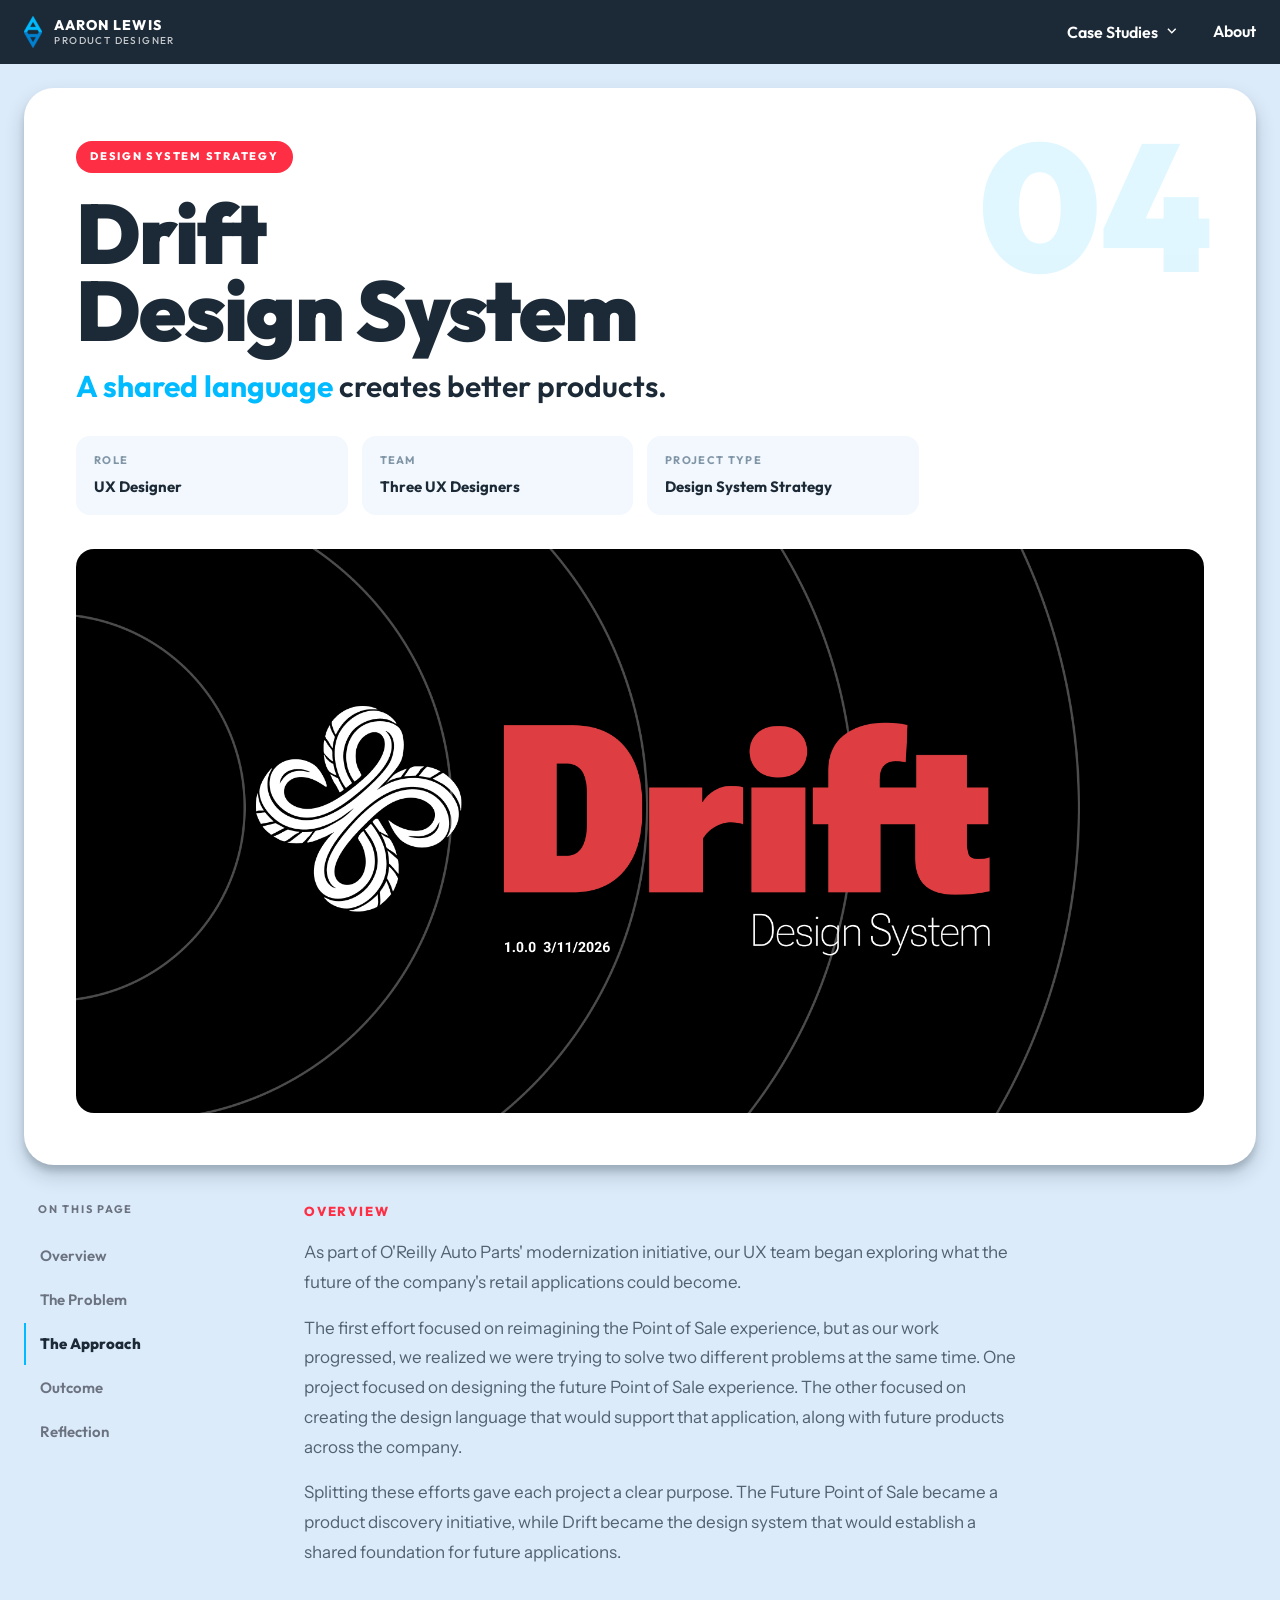
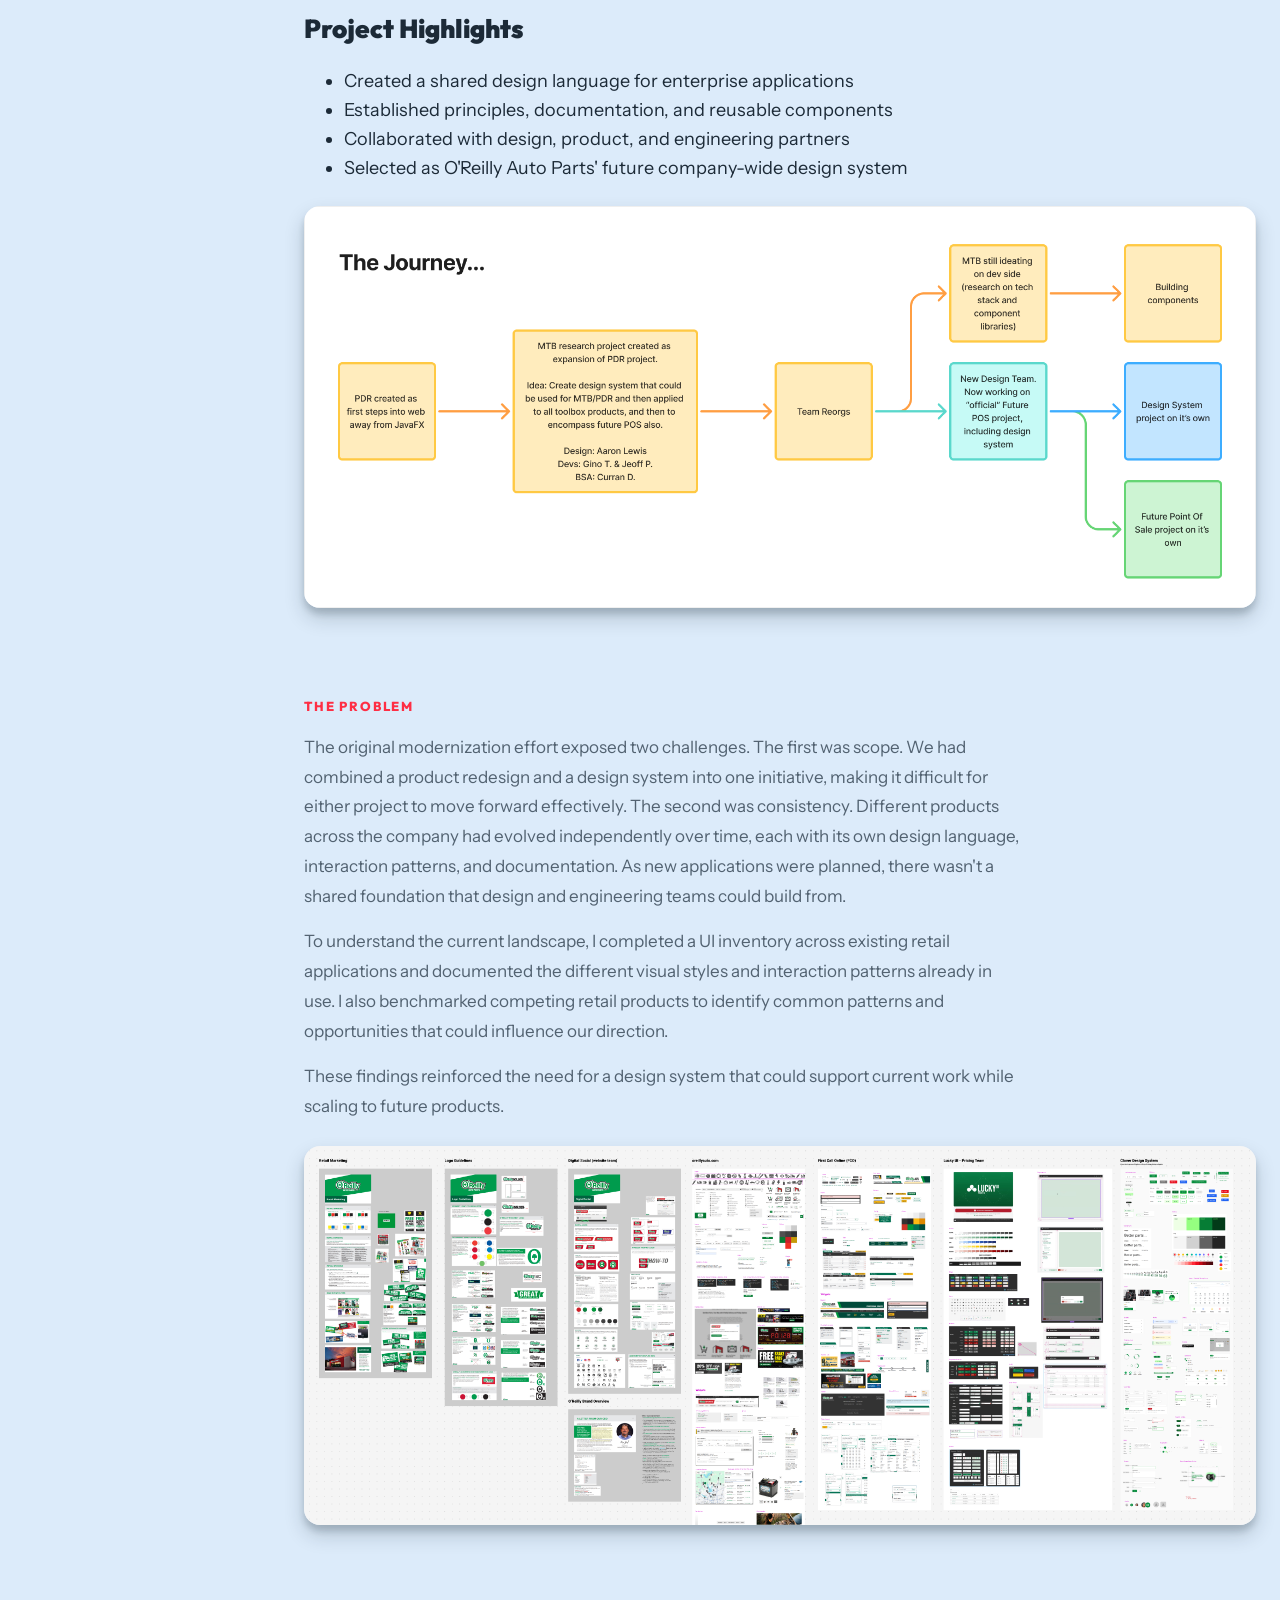
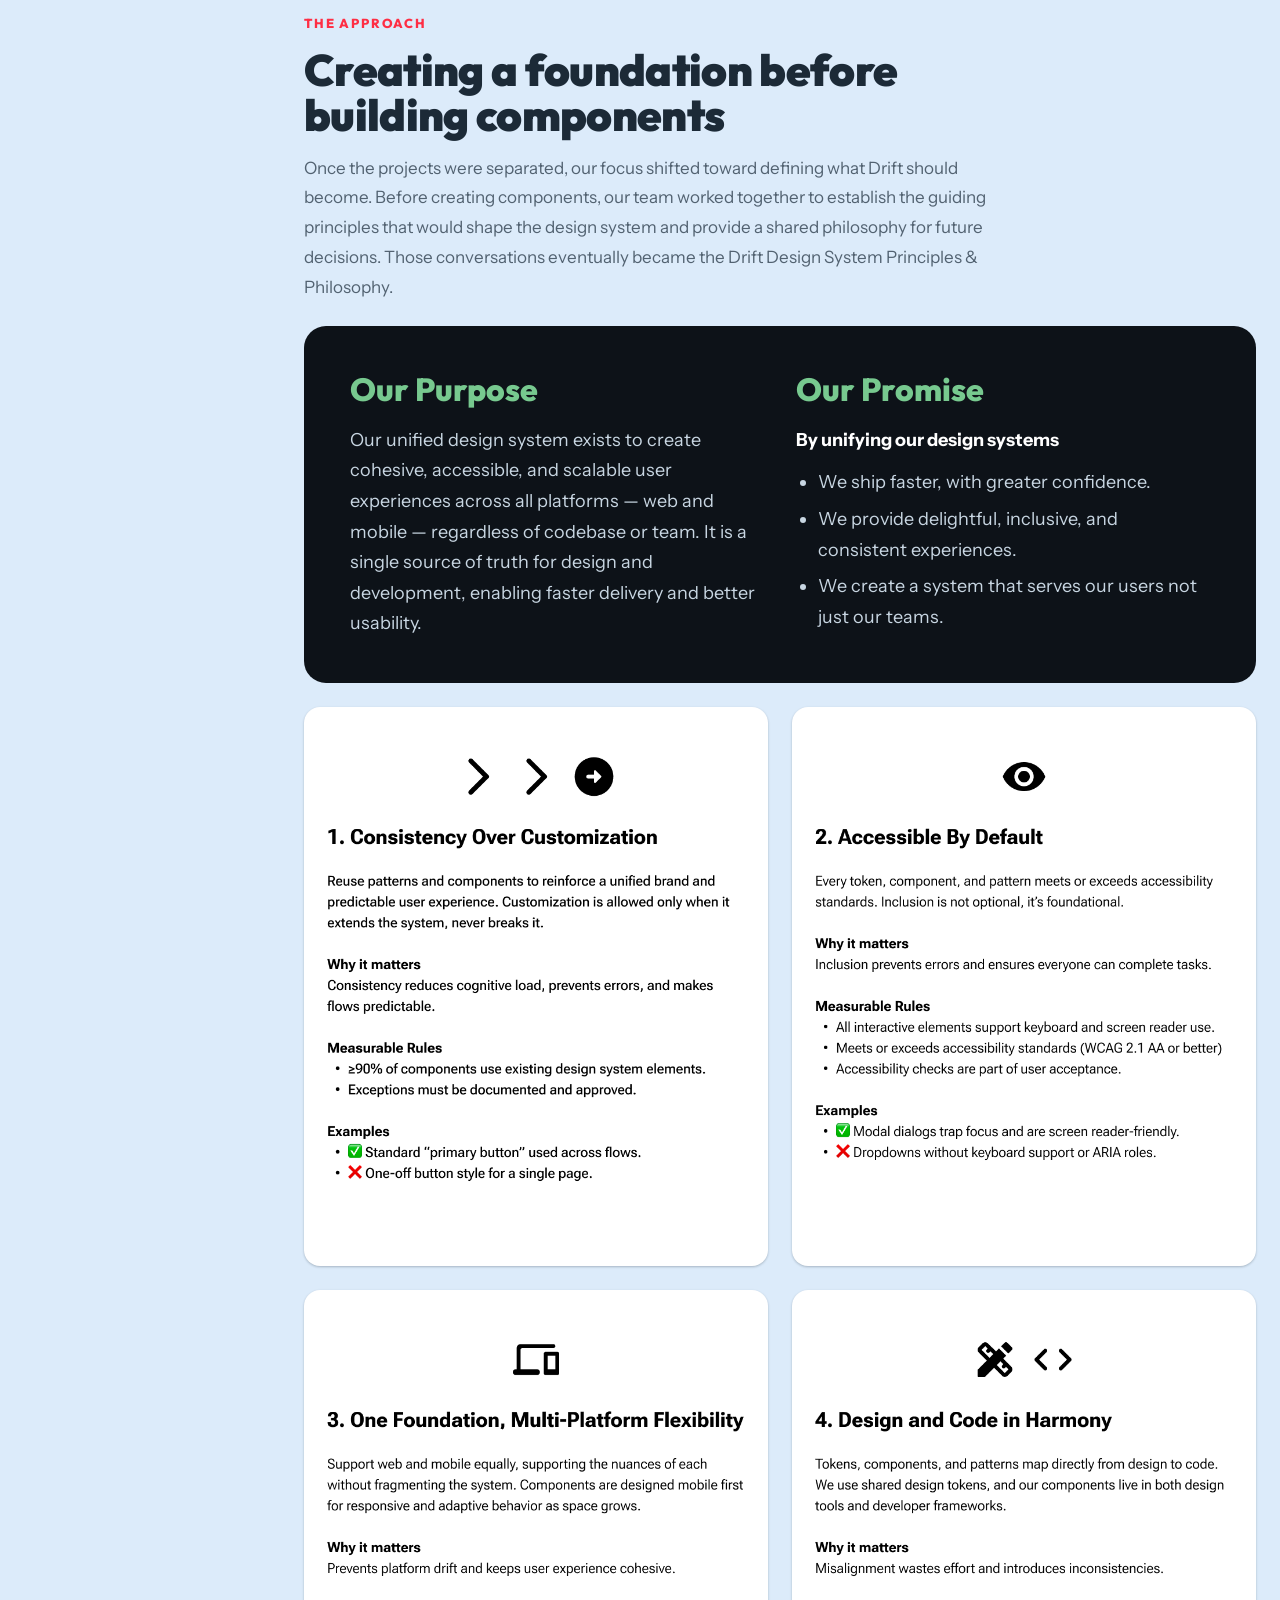
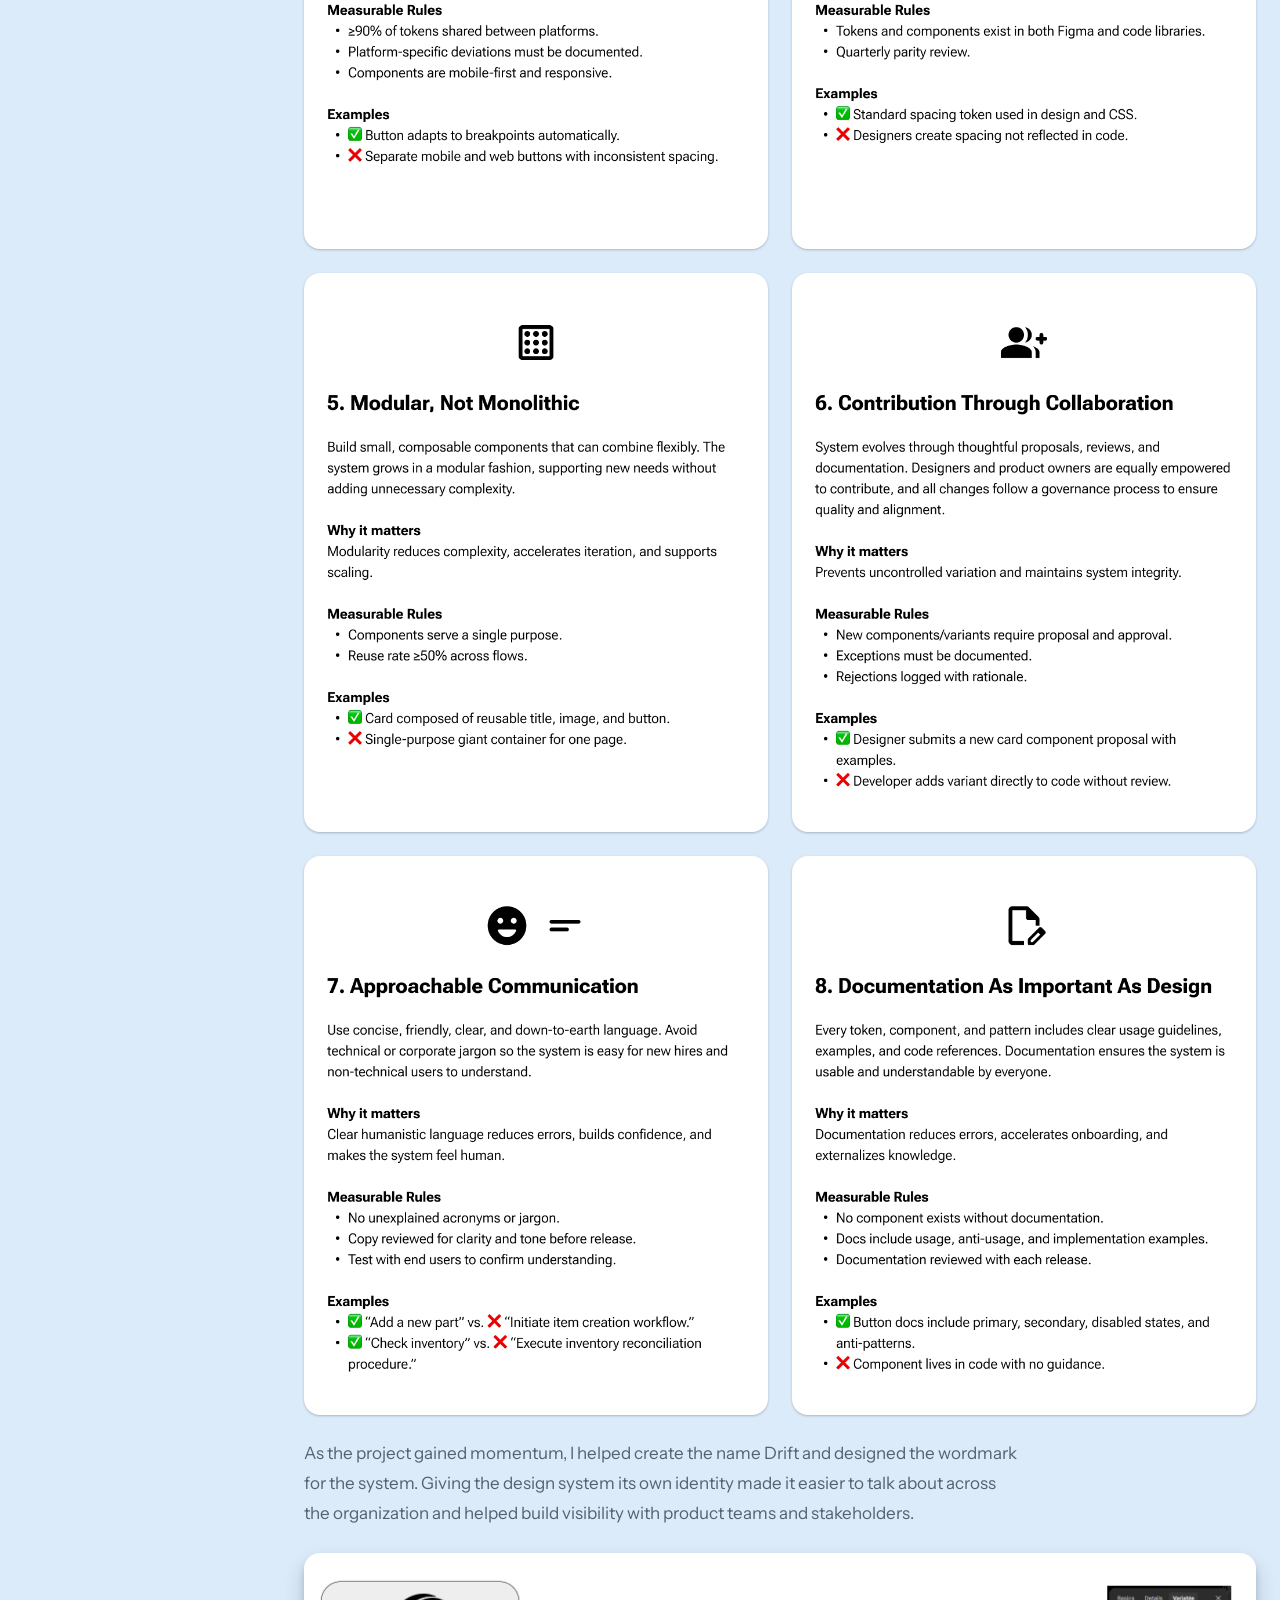
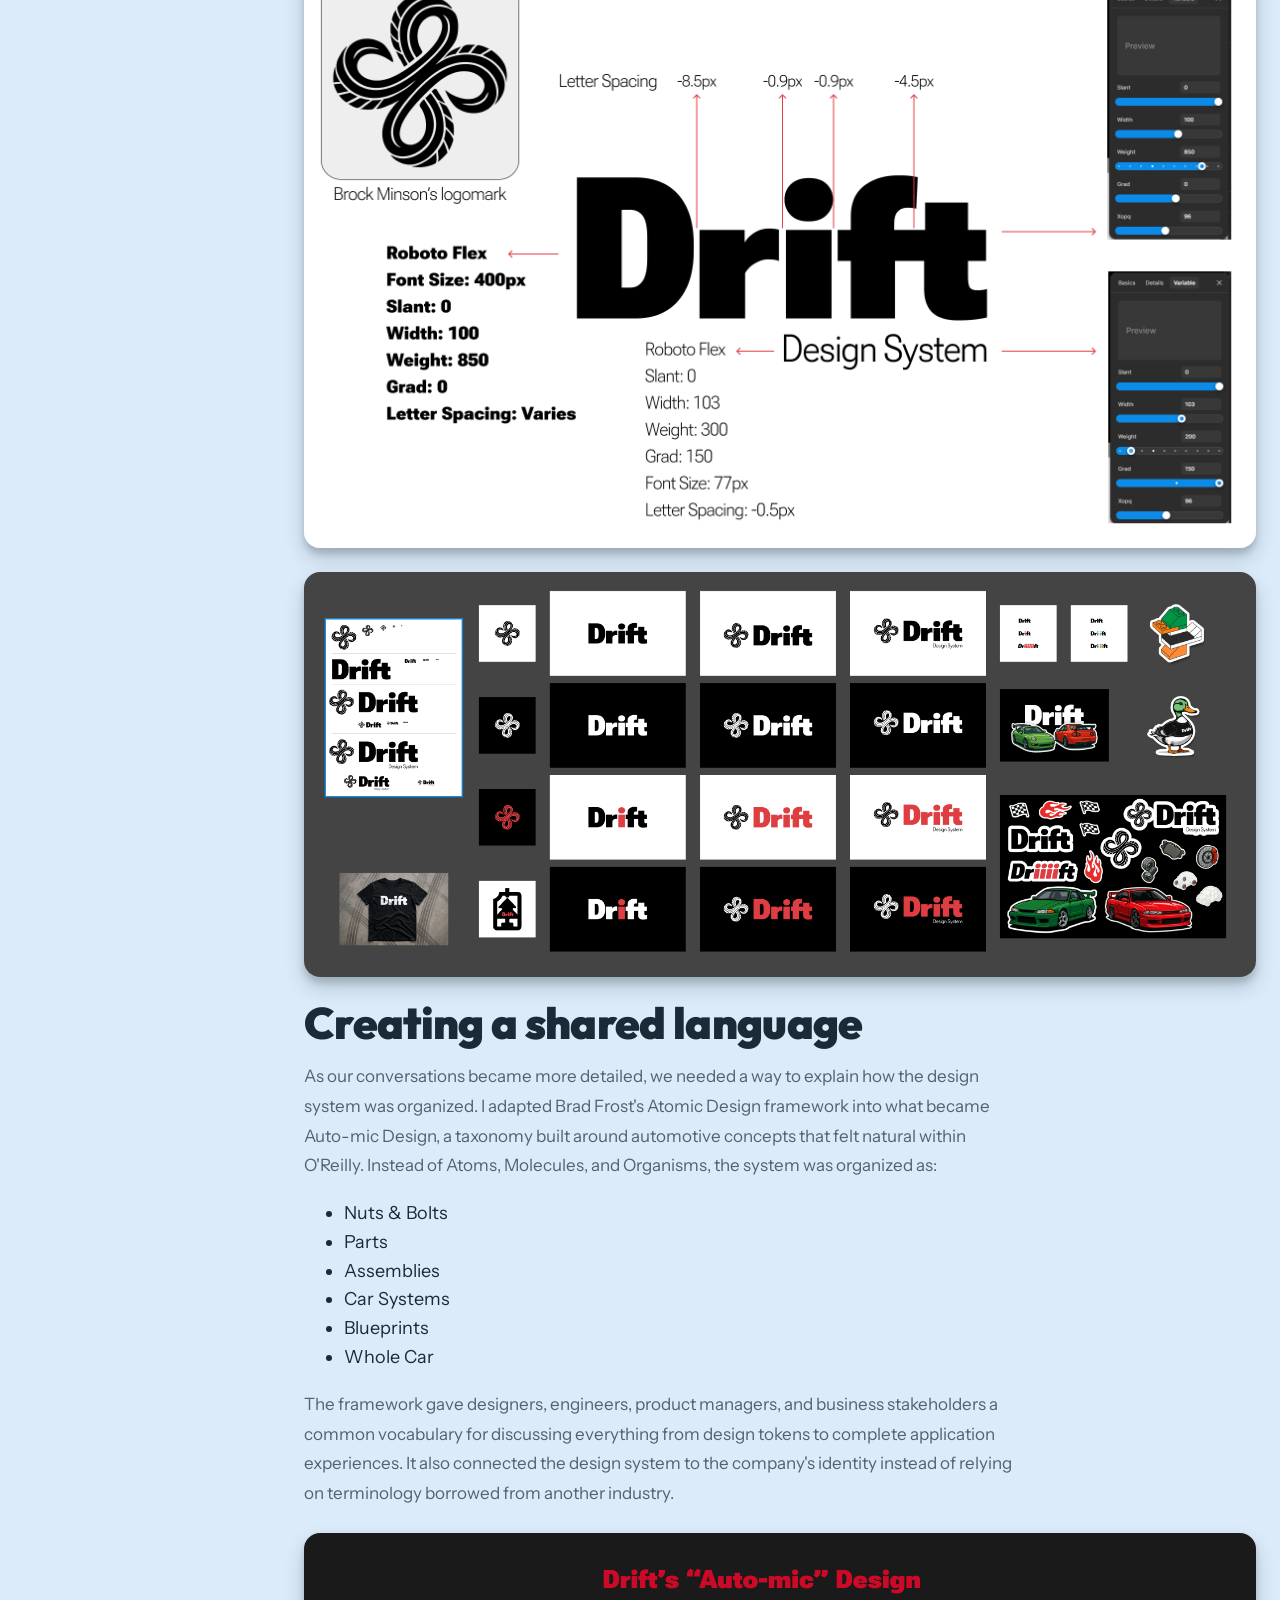
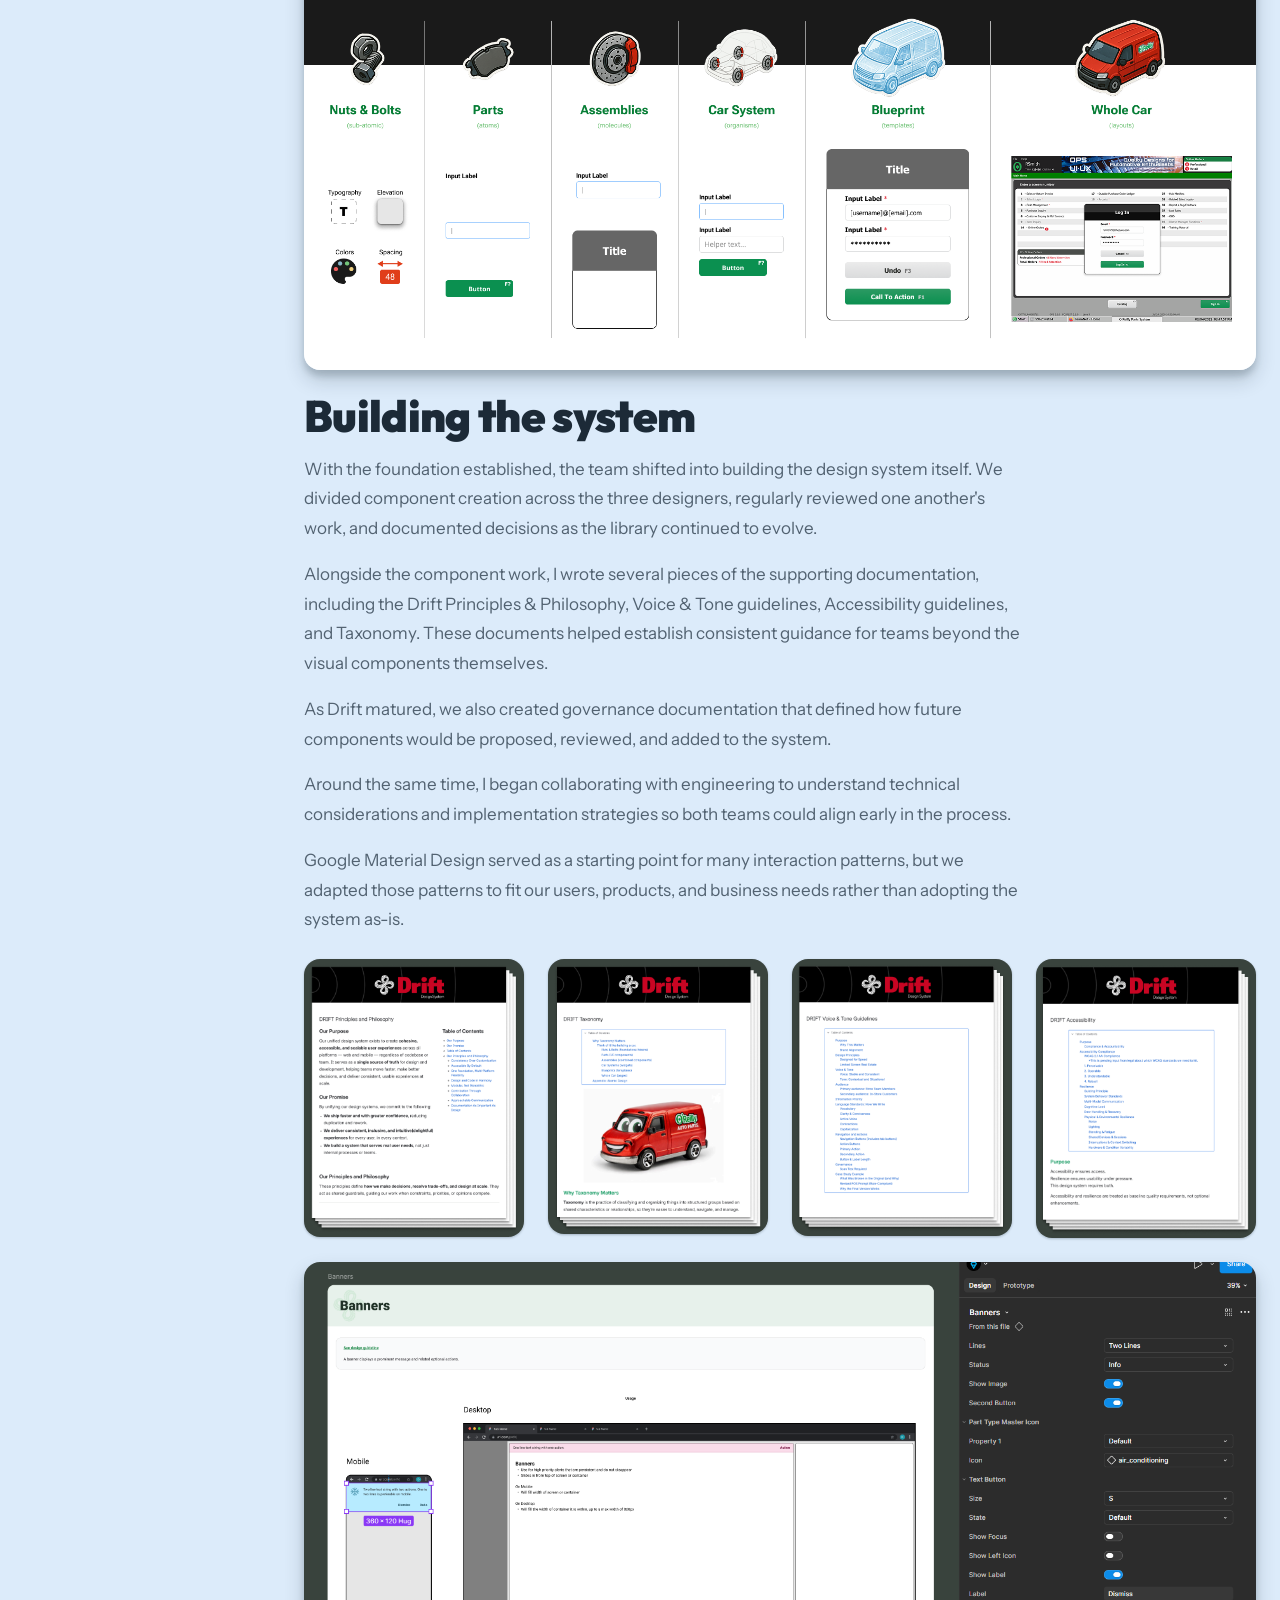
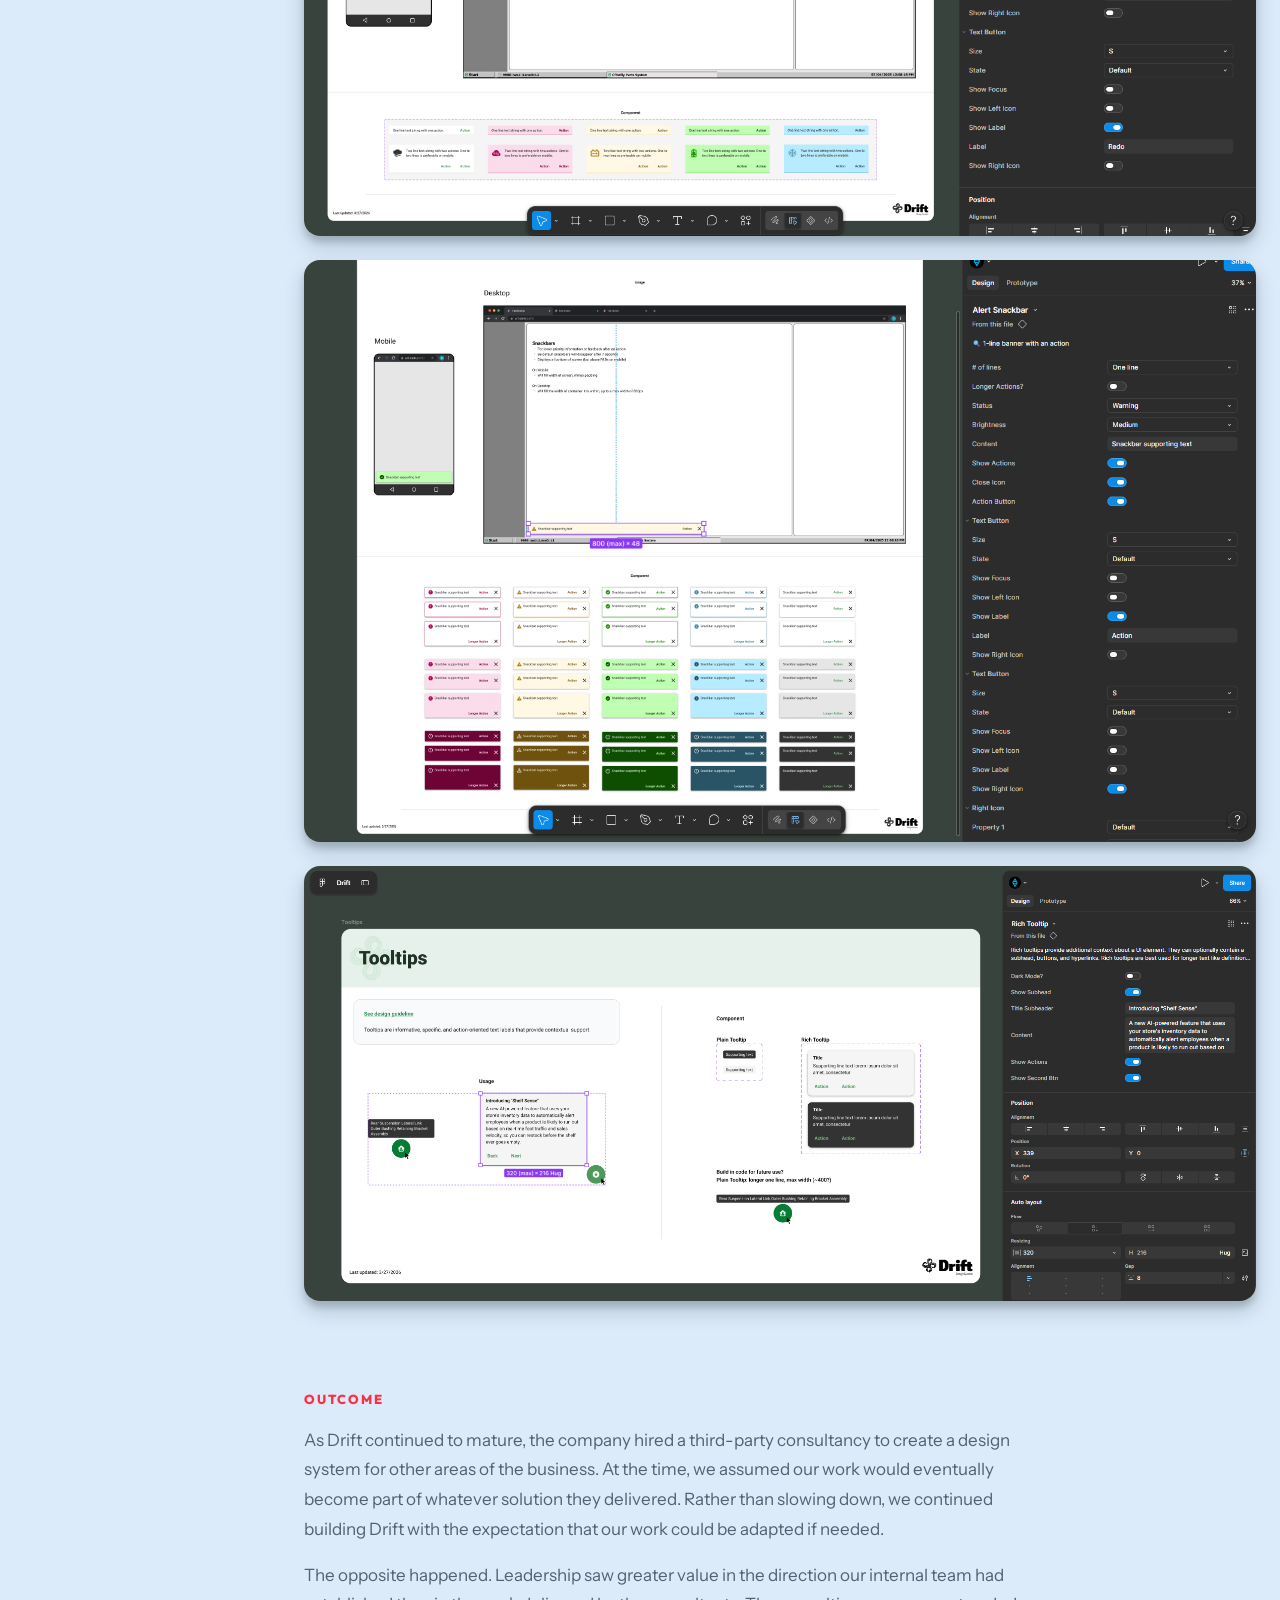
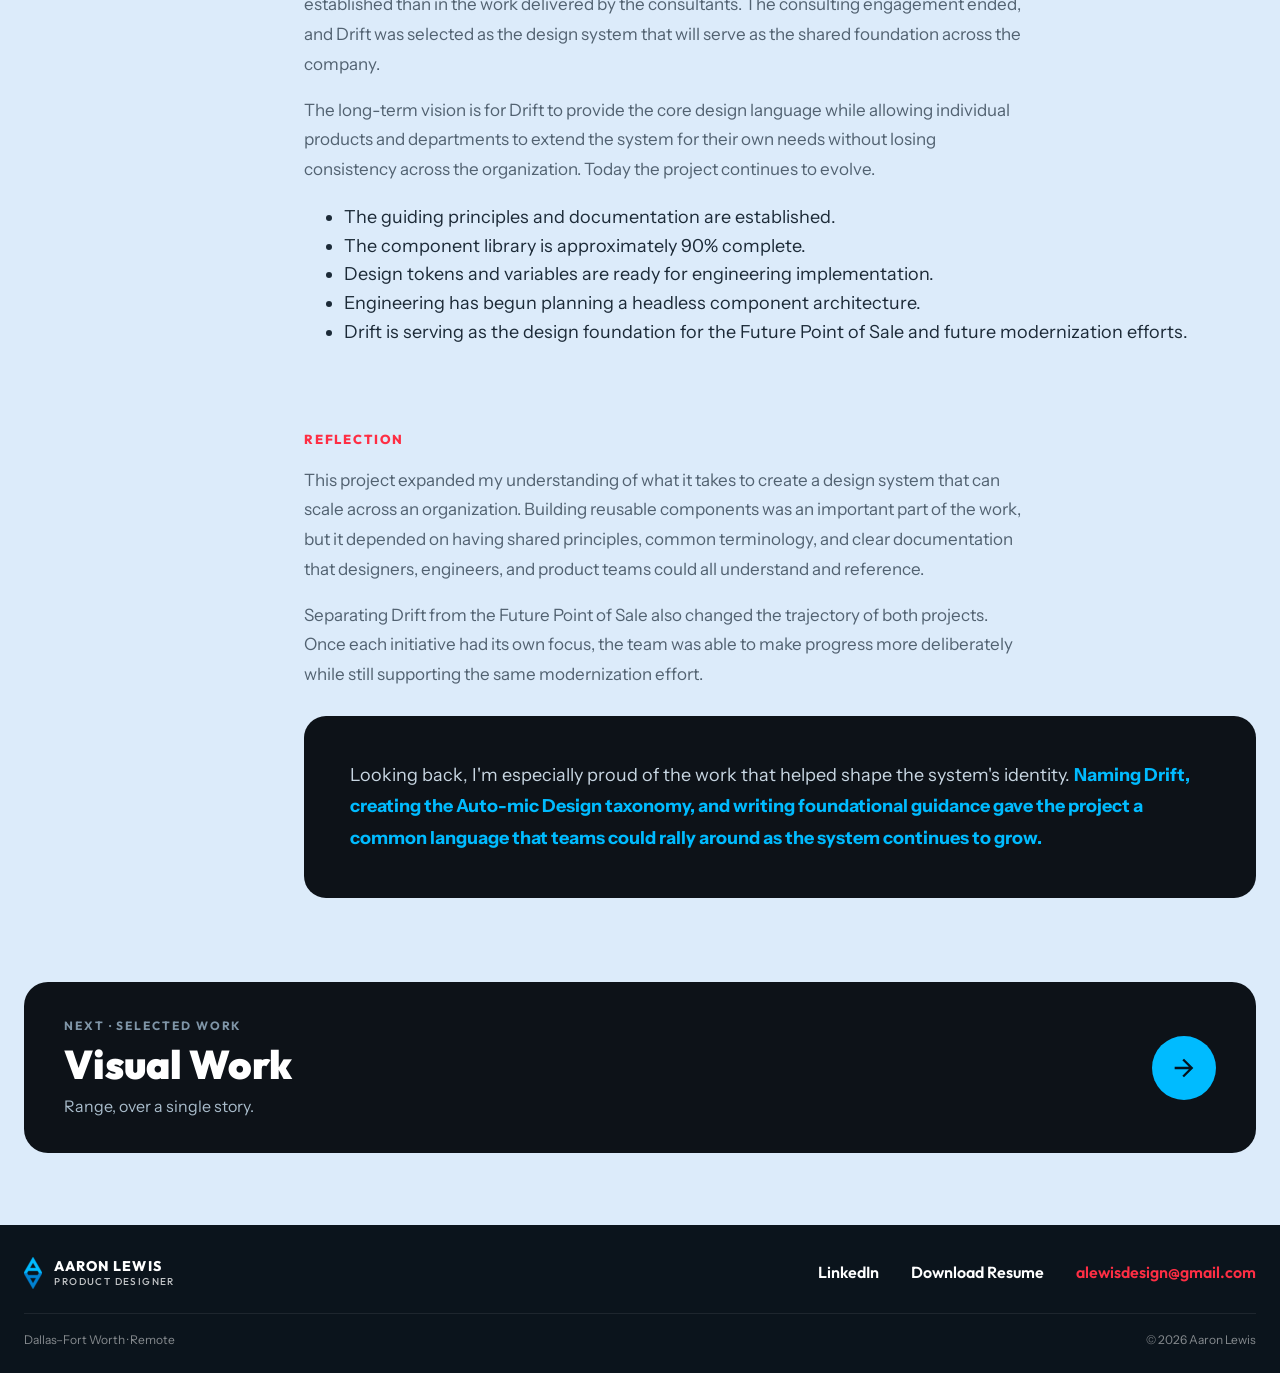
<file: drift-design-system.html>
<!doctype html>
<html lang="en">
  <head>
    <meta charset="utf-8" />
    <meta name="viewport" content="width=device-width, initial-scale=1" />
    <title>Drift Design System: Aaron Lewis Case Study</title>
    <meta
      name="description"
      content="Case study: building a shared design language for enterprise applications — principles, the Auto-mic Design taxonomy, documentation, and the identity behind the Drift Design System."
    />
    <link rel="preconnect" href="https://fonts.googleapis.com" />
    <link rel="preconnect" href="https://fonts.gstatic.com" crossorigin />
    <link
      href="https://fonts.googleapis.com/css2?family=Outfit:wght@400;500;600;700;800;900&family=Instrument+Sans:wght@400;500;600&display=swap"
      rel="stylesheet"
    />
    <link rel="icon" type="image/svg+xml" href="./favicon.svg" />
    <link rel="stylesheet" href="./styles.css?v=8.2" />
  </head>
  <body class="cs-page">
    <!-- HEADER -->
    <header class="site-header">
      <div class="container header-inner">
        <a class="brand" href="index.html">
          <span class="brand-mark" aria-hidden="true">
            <img src="./assets/AA_logo-colors.svg" alt="" />
          </span>
          <span class="brand-text">
            <span class="brand-name">AARON LEWIS</span>
            <span class="brand-role">PRODUCT DESIGNER</span>
          </span>
        </a>
        <button
          class="nav-toggle"
          type="button"
          aria-label="Toggle menu"
          aria-expanded="false"
          aria-controls="primary-nav"
        >
          <span class="nav-toggle-bar"></span>
          <span class="nav-toggle-bar"></span>
          <span class="nav-toggle-bar"></span>
        </button>
        <nav id="primary-nav" class="site-nav" aria-label="Primary">
          <div class="nav-item has-dropdown">
            <button type="button" class="nav-link nav-dropdown-toggle" aria-expanded="false" aria-controls="cs-menu">
              Case Studies
              <svg class="mdi" viewBox="0 0 24 24" aria-hidden="true">
                <path d="M7.41 8.59 12 13.17l4.59-4.58L18 10l-6 6-6-6z" />
              </svg>
            </button>
            <div id="cs-menu" class="nav-dropdown" role="menu">
              <a href="ship-to-home.html" role="menuitem">Ship to Home</a>
              <a href="cash-management.html" role="menuitem">Cash Management</a>
              <a href="future-point-of-sale.html" role="menuitem">Future Point of Sale</a>
              <a href="drift-design-system.html" role="menuitem">Drift Design System</a>
              <a href="selected-visual-work.html" role="menuitem">Selected Visual Work</a>
            </div>
          </div>
          <a href="about.html" target="_top">About</a>
        </nav>
      </div>
    </header>

    <main class="container cs-main">
      <!-- HERO CARD -->
      <section class="cs-hero card card--light">
        <span class="cs-hero-watermark" aria-hidden="true">04</span>
        <span class="cs-badge">DESIGN SYSTEM STRATEGY</span>
        <h1 class="cs-hero-title">Drift <br />Design System</h1>
        <p class="cs-hero-tagline"><span class="cs-accent">A shared language</span> creates better products.</p>

        <div class="cs-meta-grid">
          <div class="cs-meta-card">
            <div class="cs-meta-label">ROLE</div>
            <div class="cs-meta-value">UX Designer</div>
          </div>
          <div class="cs-meta-card">
            <div class="cs-meta-label">TEAM</div>
            <div class="cs-meta-value">Three UX Designers</div>
          </div>
          <div class="cs-meta-card">
            <div class="cs-meta-label">PROJECT TYPE</div>
            <div class="cs-meta-value">Design System Strategy</div>
          </div>
        </div>

        <img
          class="cs-hero-image"
          src="./assets/Drift_Design_System_Hero2.png"
          alt="Drift Design System hero image showing the Drift logo and title card"
        />
      </section>

      <!-- BODY -->
      <div class="cs-body">
        <aside class="cs-rail" aria-label="On this page">
          <div class="cs-rail-label">ON THIS PAGE</div>
          <nav class="cs-rail-nav">
            <a href="#overview" data-navlink="overview" class="cs-rail-link is-active">Overview</a>
            <a href="#problem" data-navlink="problem" class="cs-rail-link">The Problem</a>
            <a href="#approach" data-navlink="approach" class="cs-rail-link">The Approach</a>
            <a href="#outcome" data-navlink="outcome" class="cs-rail-link">Outcome</a>
            <a href="#reflection" data-navlink="reflection" class="cs-rail-link">Reflection</a>
          </nav>
        </aside>

        <div class="cs-content">
          <!-- OVERVIEW -->
          <section id="overview" data-section="overview" class="cs-section">
            <div class="cs-eyebrow">OVERVIEW</div>
            <p class="cs-lead">
              As part of O'Reilly Auto Parts' modernization initiative, our UX team began exploring what the future of
              the company's retail applications could become.
            </p>
            <p>
              The first effort focused on reimagining the Point of Sale experience, but as our work progressed, we
              realized we were trying to solve two different problems at the same time. One project focused on designing
              the future Point of Sale experience. The other focused on creating the design language that would support
              that application, along with future products across the company.
            </p>
            <p>
              Splitting these efforts gave each project a clear purpose. The Future Point of Sale became a product
              discovery initiative, while Drift became the design system that would establish a shared foundation for
              future applications.
            </p>
            <h2 class="cs-h3">Project Highlights</h2>
            <ul>
              <li>Created a shared design language for enterprise applications</li>
              <li>Established principles, documentation, and reusable components</li>
              <li>Collaborated with design, product, and engineering partners</li>
              <li>Selected as O'Reilly Auto Parts' future company-wide design system</li>
            </ul>

            <img
              class="cs-figure cs-figure-section"
              src="./assets/The_Journey.png"
              alt="The journey of Drift Design System from PDR research project to independent design system"
            />
          </section>

          <!-- THE PROBLEM -->
          <section id="problem" data-section="problem" class="cs-section">
            <div class="cs-eyebrow cs-eyebrow--red">THE PROBLEM</div>
            <p>
              The original modernization effort exposed two challenges. The first was scope. We had combined a product
              redesign and a design system into one initiative, making it difficult for either project to move forward
              effectively. The second was consistency. Different products across the company had evolved independently
              over time, each with its own design language, interaction patterns, and documentation. As new applications
              were planned, there wasn't a shared foundation that design and engineering teams could build from.
            </p>
            <p>
              To understand the current landscape, I completed a UI inventory across existing retail applications and
              documented the different visual styles and interaction patterns already in use. I also benchmarked
              competing retail products to identify common patterns and opportunities that could influence our
              direction.
            </p>
            <p>
              These findings reinforced the need for a design system that could support current work while scaling to
              future products.
            </p>

            <img
              class="cs-figure cs-figure-section"
              src="./assets/SOT_uiInventory-2.png"
              alt="UI Inventory showing existing applications and design inconsistencies"
            />
          </section>

          <!-- THE APPROACH -->
          <section id="approach" data-section="approach" class="cs-section">
            <div class="cs-eyebrow">THE APPROACH</div>
            <h2 class="cs-h2">Creating a foundation before building components</h2>
            <p>
              Once the projects were separated, our focus shifted toward defining what Drift should become. Before
              creating components, our team worked together to establish the guiding principles that would shape the
              design system and provide a shared philosophy for future decisions. Those conversations eventually became
              the Drift Design System Principles &amp; Philosophy.
            </p>

            <div class="cs-purpose-card">
              <div class="cs-purpose-col">
                <h3>Our Purpose</h3>
                <p>
                  Our unified design system exists to create cohesive, accessible, and scalable user experiences across
                  all platforms — web and mobile — regardless of codebase or team. It is a single source of truth for
                  design and development, enabling faster delivery and better usability.
                </p>
              </div>
              <div class="cs-purpose-col">
                <h3>Our Promise</h3>
                <p><strong>By unifying our design systems</strong></p>
                <ul>
                  <li>We ship faster, with greater confidence.</li>
                  <li>We provide delightful, inclusive, and consistent experiences.</li>
                  <li>We create a system that serves our users not just our teams.</li>
                </ul>
              </div>
            </div>

            <div class="cs-principles-grid">
              <img
                class="cs-principle-card"
                src="./assets/Principles1-2.png"
                alt="Principle 1: Consistency Over Customization"
                loading="lazy"
              />
              <img
                class="cs-principle-card"
                src="./assets/Principles2-2.png"
                alt="Principle 2: Accessible By Default"
                loading="lazy"
              />
              <img
                class="cs-principle-card"
                src="./assets/Principles3-2.png"
                alt="Principle 3: One Foundation, Multi-Platform Flexibility"
                loading="lazy"
              />
              <img
                class="cs-principle-card"
                src="./assets/Principles4-2.png"
                alt="Principle 4: Design and Code in Harmony"
                loading="lazy"
              />
              <img
                class="cs-principle-card"
                src="./assets/Principles5-2.png"
                alt="Principle 5: Modular, Not Monolithic"
                loading="lazy"
              />
              <img
                class="cs-principle-card"
                src="./assets/Principles6-2.png"
                alt="Principle 6: Contribution Through Collaboration"
                loading="lazy"
              />
              <img
                class="cs-principle-card"
                src="./assets/Principles7-2.png"
                alt="Principle 7: Approachable Communication"
                loading="lazy"
              />
              <img
                class="cs-principle-card"
                src="./assets/Principles8-2.png"
                alt="Principle 8: Documentation As Important As Design"
                loading="lazy"
              />
            </div>
            <p>
              As the project gained momentum, I helped create the name Drift and designed the wordmark for the system.
              Giving the design system its own identity made it easier to talk about across the organization and helped
              build visibility with product teams and stakeholders.
            </p>

            <img
              class="cs-figure cs-figure-section"
              src="./assets/Drift_Typography_Wordmark_and_Tag-2.jpg"
              alt="Drift wordmark typography specifications with Roboto Flex variable font settings"
              loading="lazy"
            />
            <img
              class="cs-figure cs-figure-section"
              src="./assets/drift_logos-2.png"
              alt="Drift logo lockups, color variations, stickers, and merchandise applications"
              loading="lazy"
            />

            <h2 class="cs-h2">Creating a shared language</h2>
            <p>
              As our conversations became more detailed, we needed a way to explain how the design system was organized.
              I adapted Brad Frost's Atomic Design framework into what became Auto-mic Design, a taxonomy built around
              automotive concepts that felt natural within O'Reilly. Instead of Atoms, Molecules, and Organisms, the
              system was organized as:
            </p>
            <ul>
              <li>Nuts &amp; Bolts</li>
              <li>Parts</li>
              <li>Assemblies</li>
              <li>Car Systems</li>
              <li>Blueprints</li>
              <li>Whole Car</li>
            </ul>
            <p>
              The framework gave designers, engineers, product managers, and business stakeholders a common vocabulary
              for discussing everything from design tokens to complete application experiences. It also connected the
              design system to the company's identity instead of relying on terminology borrowed from another industry.
            </p>

            <img
              class="cs-figure cs-figure-section"
              src="./assets/Drift_Auto-mic_Design2-2.png"
              alt="Auto-mic Design taxonomy diagram"
            />

            <h2 class="cs-h2">Building the system</h2>
            <p>
              With the foundation established, the team shifted into building the design system itself. We divided
              component creation across the three designers, regularly reviewed one another's work, and documented
              decisions as the library continued to evolve.
            </p>
            <p>
              Alongside the component work, I wrote several pieces of the supporting documentation, including the Drift
              Principles &amp; Philosophy, Voice &amp; Tone guidelines, Accessibility guidelines, and Taxonomy. These
              documents helped establish consistent guidance for teams beyond the visual components themselves.
            </p>
            <p>
              As Drift matured, we also created governance documentation that defined how future components would be
              proposed, reviewed, and added to the system.
            </p>
            <p>
              Around the same time, I began collaborating with engineering to understand technical considerations and
              implementation strategies so both teams could align early in the process.
            </p>
            <p>
              Google Material Design served as a starting point for many interaction patterns, but we adapted those
              patterns to fit our users, products, and business needs rather than adopting the system as-is.
            </p>

            <div class="cs-guidelines-grid">
              <img
                class="cs-principle-card"
                src="./assets/Guidelines_Principles-2.png"
                alt="Drift principles and philosophy documentation"
                loading="lazy"
              />
              <img
                class="cs-principle-card"
                src="./assets/Guidelines_Taxonomy-2.png"
                alt="Drift taxonomy documentation"
                loading="lazy"
              />
              <img
                class="cs-principle-card"
                src="./assets/Guidelines_Voice_Tone-2.png"
                alt="Drift voice and tone guidelines documentation"
                loading="lazy"
              />
              <img
                class="cs-principle-card"
                src="./assets/Guidelines_Accessibility-2.png"
                alt="Drift accessibility guidelines documentation"
                loading="lazy"
              />
            </div>

            <img
              class="cs-figure cs-figure-section"
              src="./assets/components_banners-2.png"
              alt="Drift Figma library: Banners component page with properties panel"
              loading="lazy"
            />
            <img
              class="cs-figure cs-figure-section"
              src="./assets/components_snackbar-2.png"
              alt="Drift Figma library: Snackbar component page with properties panel"
              loading="lazy"
            />
            <img
              class="cs-figure cs-figure-section"
              src="./assets/components_tooltips-2.png"
              alt="Drift Figma library: Tooltips component page with properties panel"
              loading="lazy"
            />
          </section>

          <!-- OUTCOME -->
          <section id="outcome" data-section="outcome" class="cs-section">
            <div class="cs-eyebrow">OUTCOME</div>
            <p class="cs-lead">
              As Drift continued to mature, the company hired a third-party consultancy to create a design system for
              other areas of the business. At the time, we assumed our work would eventually become part of whatever
              solution they delivered. Rather than slowing down, we continued building Drift with the expectation that
              our work could be adapted if needed.
            </p>
            <p>
              The opposite happened. Leadership saw greater value in the direction our internal team had established
              than in the work delivered by the consultants. The consulting engagement ended, and Drift was selected as
              the design system that will serve as the shared foundation across the company.
            </p>
            <p>
              The long-term vision is for Drift to provide the core design language while allowing individual products
              and departments to extend the system for their own needs without losing consistency across the
              organization. Today the project continues to evolve.
            </p>
            <ul>
              <li>The guiding principles and documentation are established.</li>
              <li>The component library is approximately 90% complete.</li>
              <li>Design tokens and variables are ready for engineering implementation.</li>
              <li>Engineering has begun planning a headless component architecture.</li>
              <li>
                Drift is serving as the design foundation for the Future Point of Sale and future modernization efforts.
              </li>
            </ul>
          </section>

          <!-- REFLECTION -->
          <section id="reflection" data-section="reflection" class="cs-section">
            <div class="cs-eyebrow">REFLECTION</div>
            <p class="cs-lead">
              This project expanded my understanding of what it takes to create a design system that can scale across an
              organization. Building reusable components was an important part of the work, but it depended on having
              shared principles, common terminology, and clear documentation that designers, engineers, and product
              teams could all understand and reference.
            </p>
            <p>
              Separating Drift from the Future Point of Sale also changed the trajectory of both projects. Once each
              initiative had its own focus, the team was able to make progress more deliberately while still supporting
              the same modernization effort.
            </p>

            <div class="cs-reflect-dark">
              <p>
                Looking back, I'm especially proud of the work that helped shape the system's identity.
                <span class="cs-accent">
                  Naming Drift, creating the Auto-mic Design taxonomy, and writing foundational guidance gave the
                  project a common language that teams could rally around as the system continues to grow.
                </span>
              </p>
            </div>
          </section>
        </div>
      </div>

      <!-- NEXT CASE STUDY -->
      <a href="selected-visual-work.html" class="cs-nextup">
        <div>
          <div class="cs-nextup-eyebrow">NEXT · SELECTED WORK</div>
          <div class="cs-nextup-title">Visual Work</div>
          <div class="cs-nextup-sub">Range, over a single story.</div>
        </div>
        <span class="cs-nextup-arrow" aria-hidden="true"
          ><svg class="mdi" viewBox="0 0 24 24" aria-hidden="true">
            <path d="M4 11h12.17l-5.59-5.59L12 4l8 8-8 8-1.41-1.41L16.17 13H4z" /></svg
        ></span>
      </a>
    </main>

    <!-- FOOTER -->
    <footer id="contact" class="site-footer">
      <div class="container footer-inner">
        <div class="grid-12 footer-row">
          <div class="col-6 footer-brand-col">
            <a class="brand" href="index.html">
              <span class="brand-mark" aria-hidden="true">
                <img src="./assets/AA_logo-colors.svg" alt="" />
              </span>
              <span class="brand-text">
                <span class="brand-name">AARON LEWIS</span>
                <span class="brand-role">PRODUCT DESIGNER</span>
              </span>
            </a>
          </div>
          <div class="col-6 footer-nav-col">
            <nav class="footer-nav" aria-label="Footer">
              <a href="https://www.linkedin.com/in/aldsgn/" target="_blank" rel="noopener noreferrer">LinkedIn</a>
              <a
                href="./assets/Aaron-Lewis-Resume.pdf"
                target="_blank"
                rel="noopener noreferrer"
                >Download Resume</a
              >
              <a href="mailto:alewisdesign@gmail.com" class="email-red">alewisdesign@gmail.com</a>
            </nav>
          </div>
        </div>
        <div class="footer-fine">
          <span>Dallas–Fort Worth · Remote</span>
          <span>© <span id="year">2026</span> Aaron Lewis</span>
        </div>
      </div>
    </footer>

    <script src="./script.js?v=8.2" defer></script>
  </body>
</html>
</file>
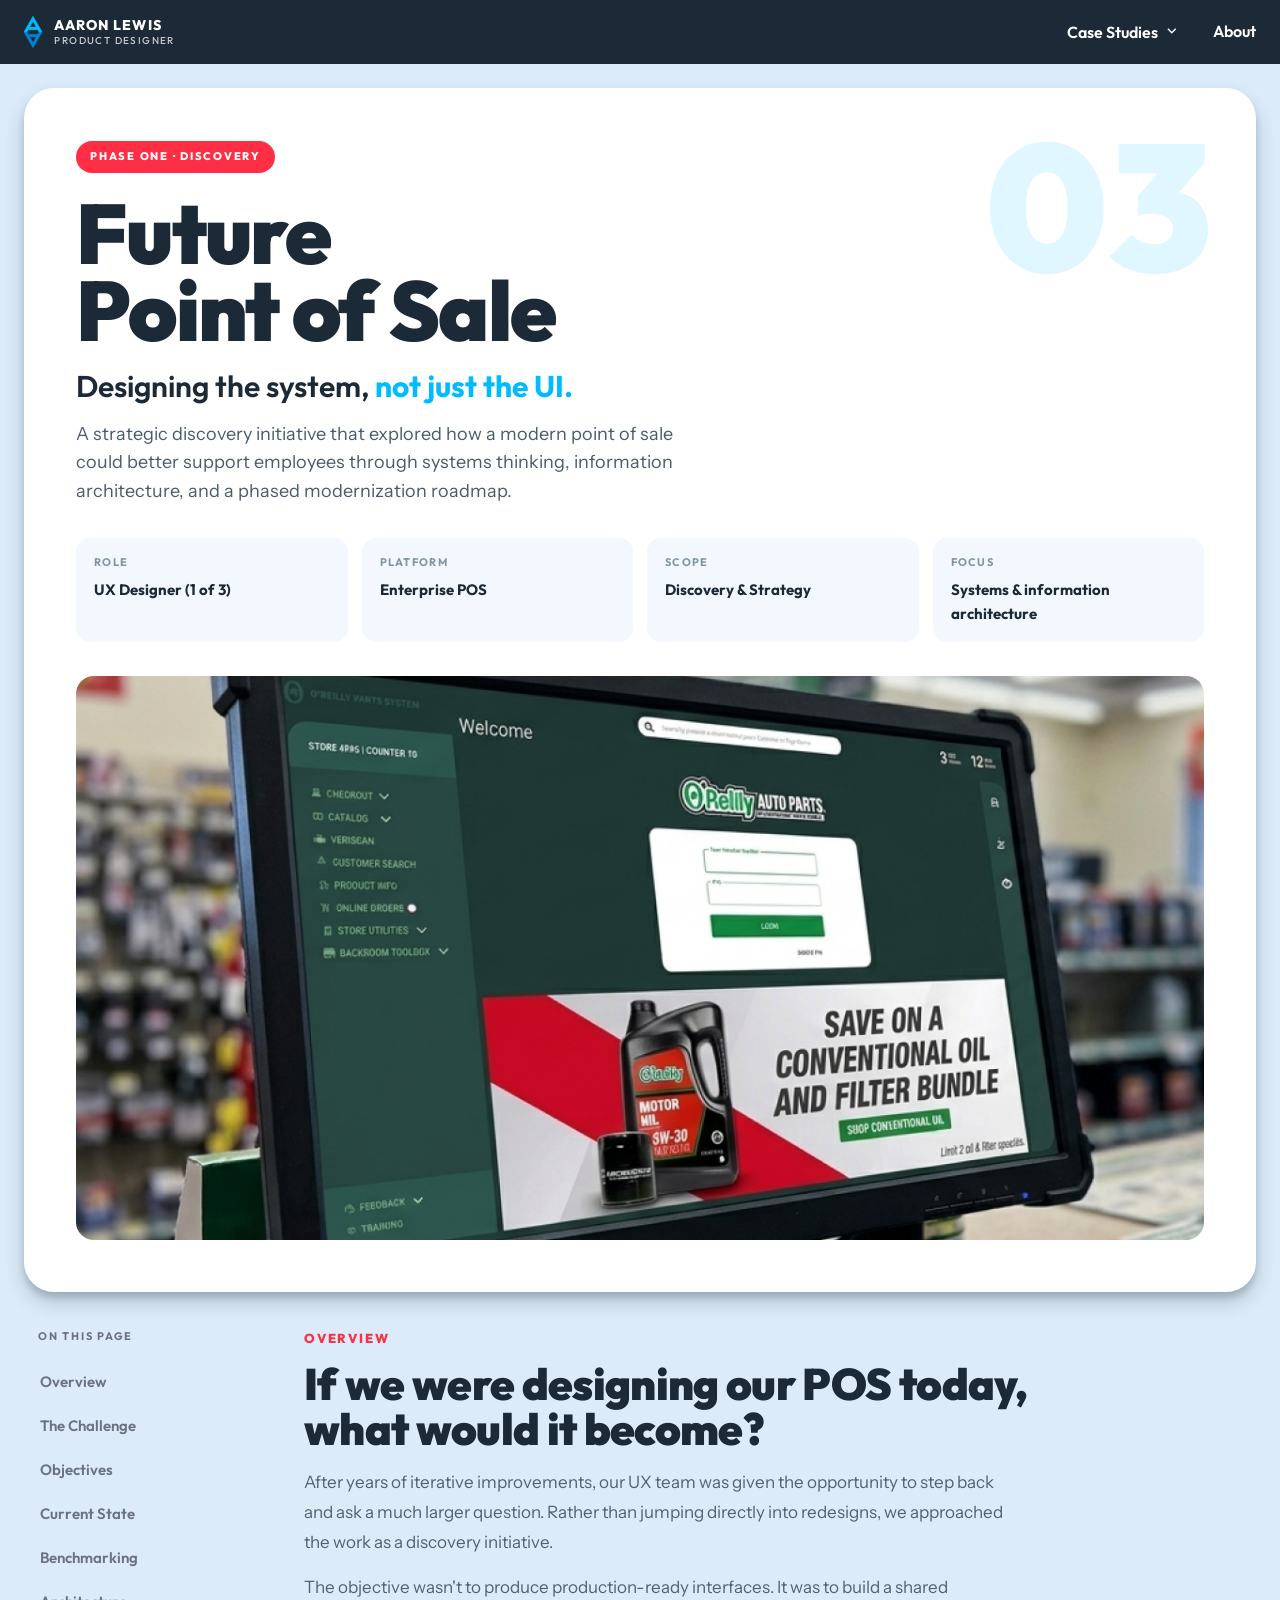
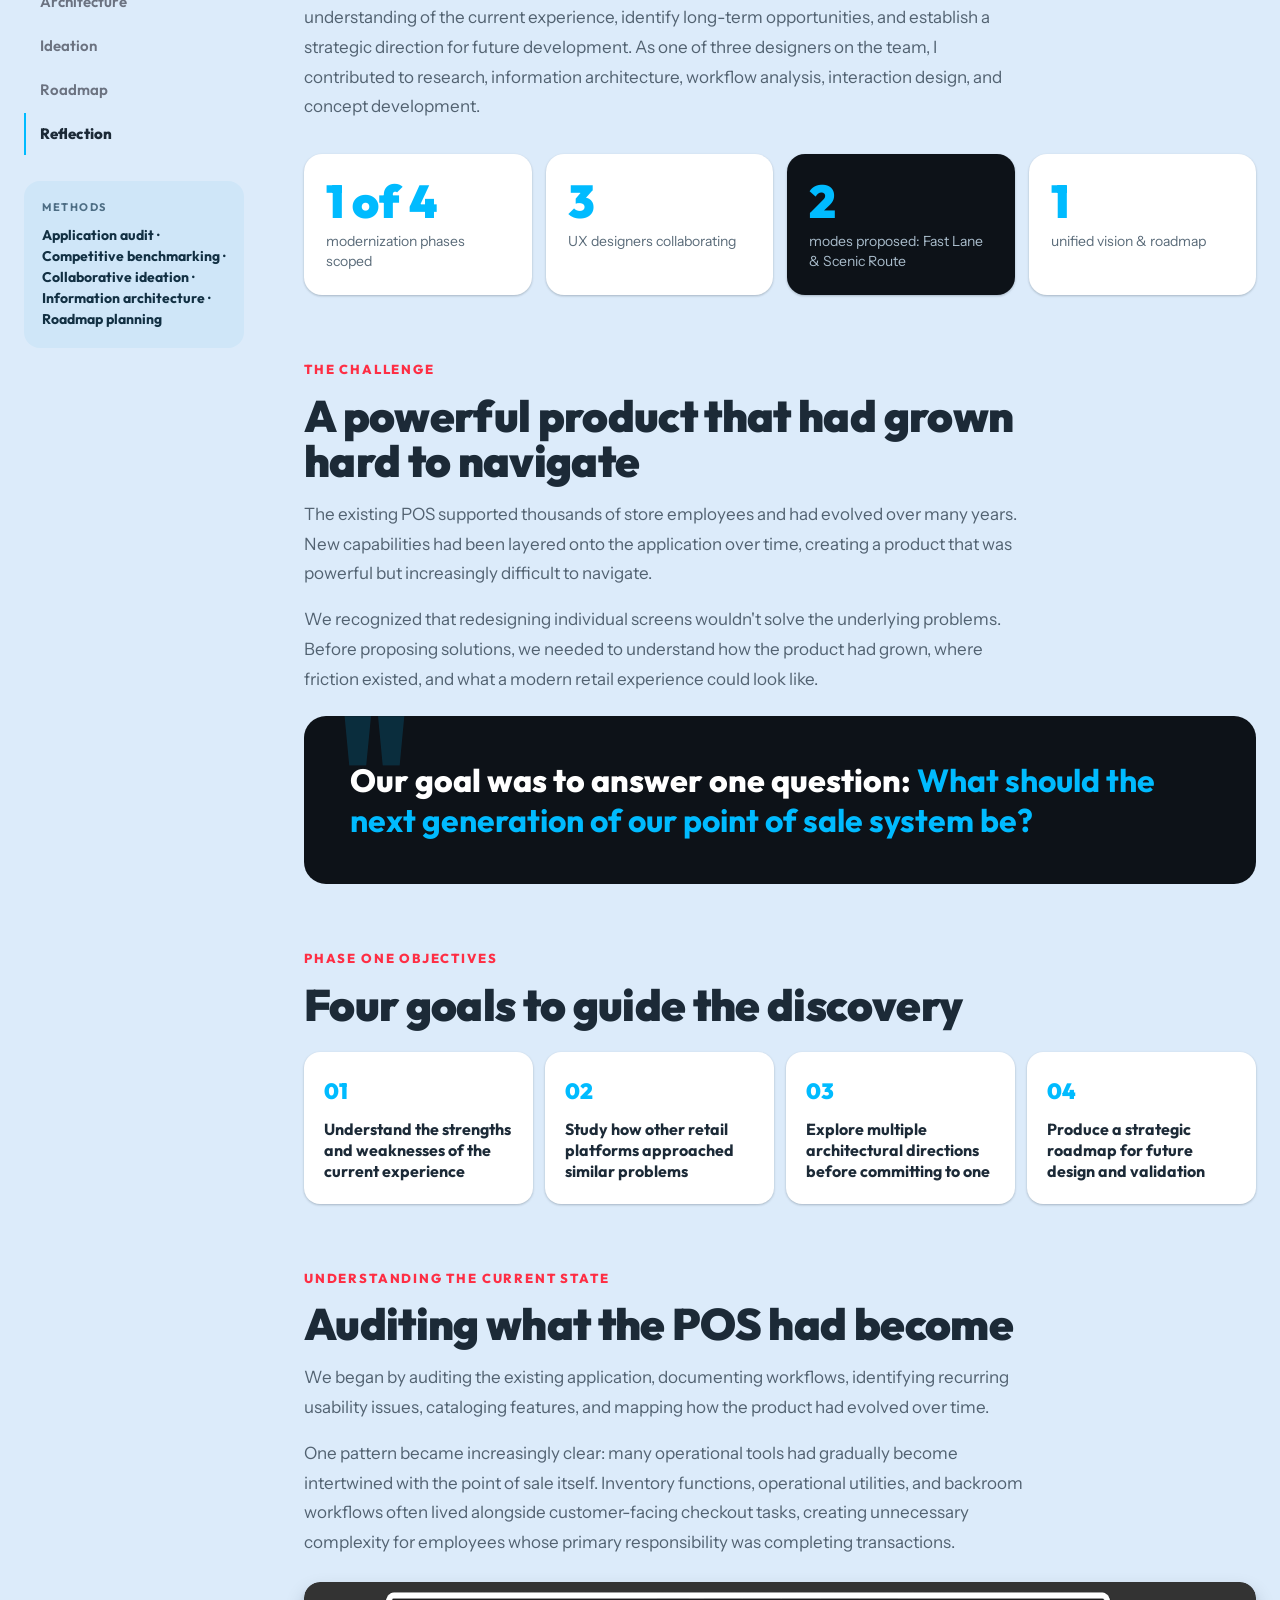
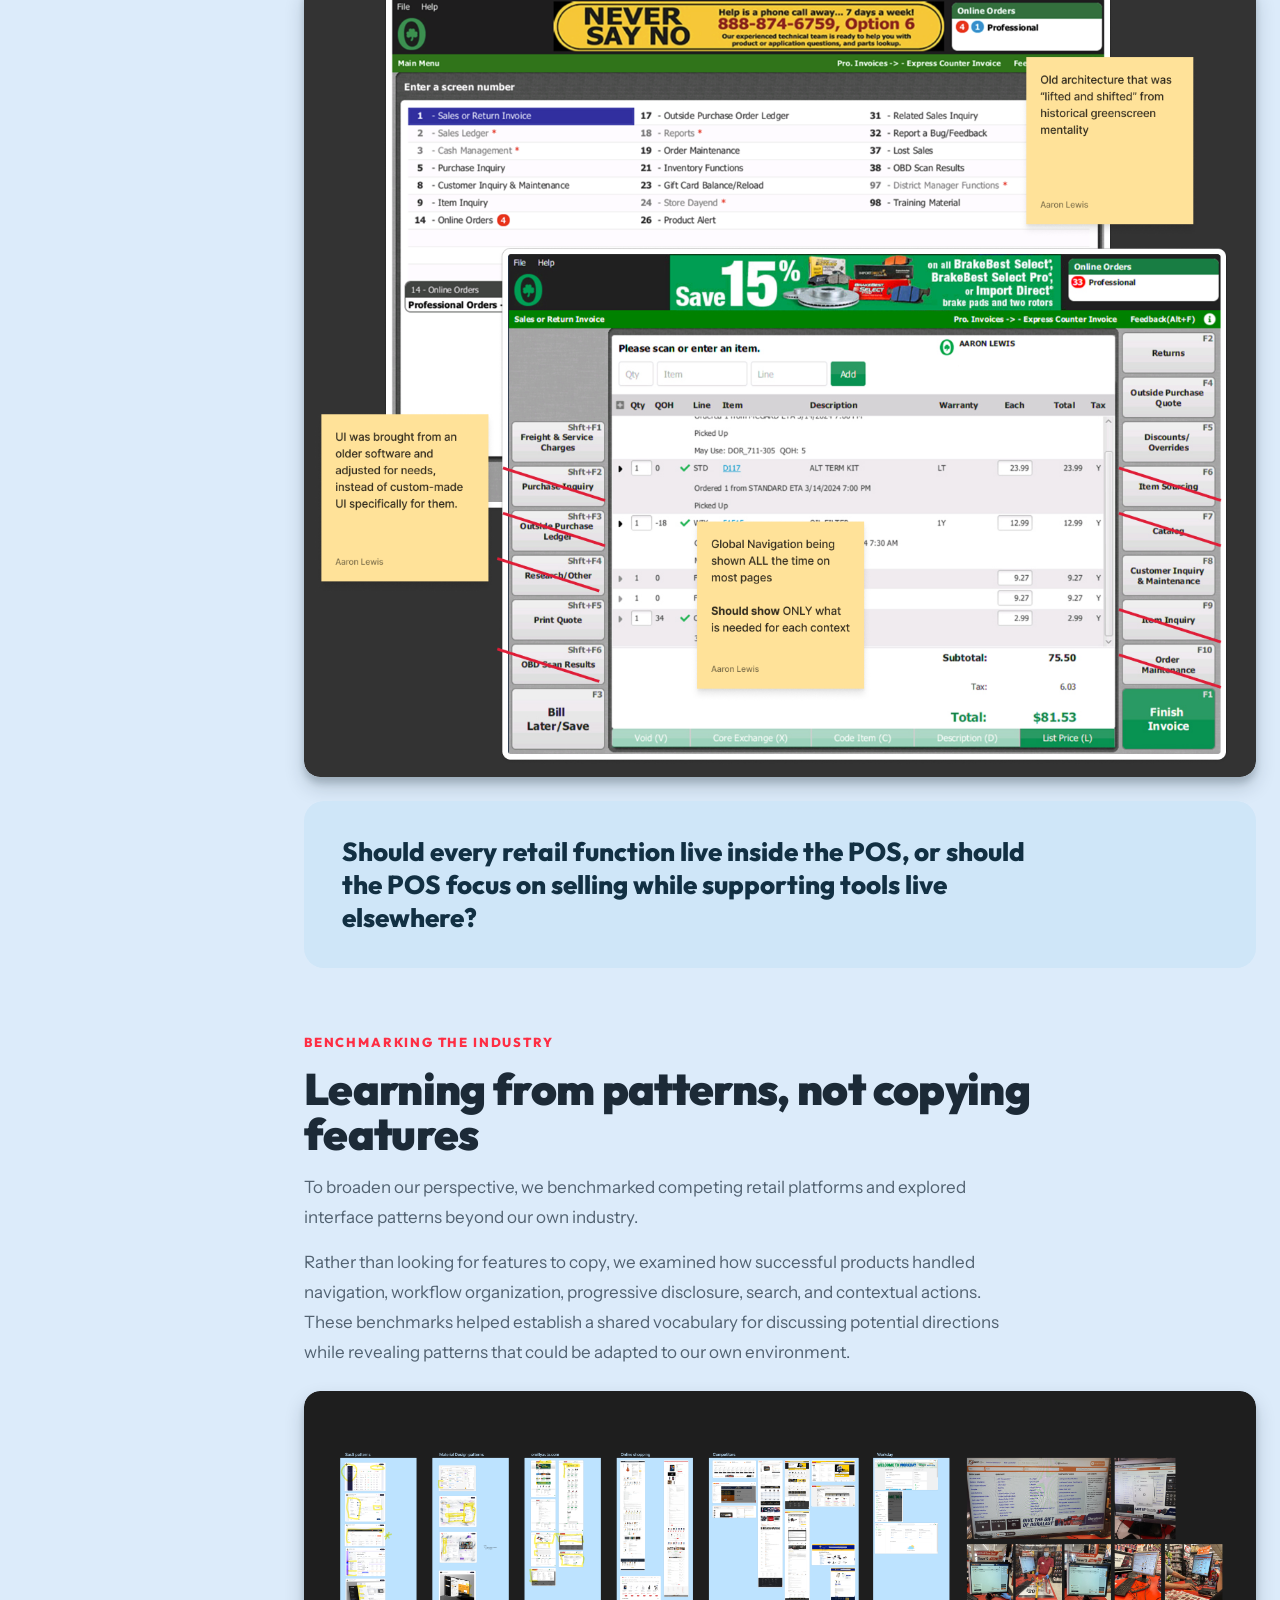
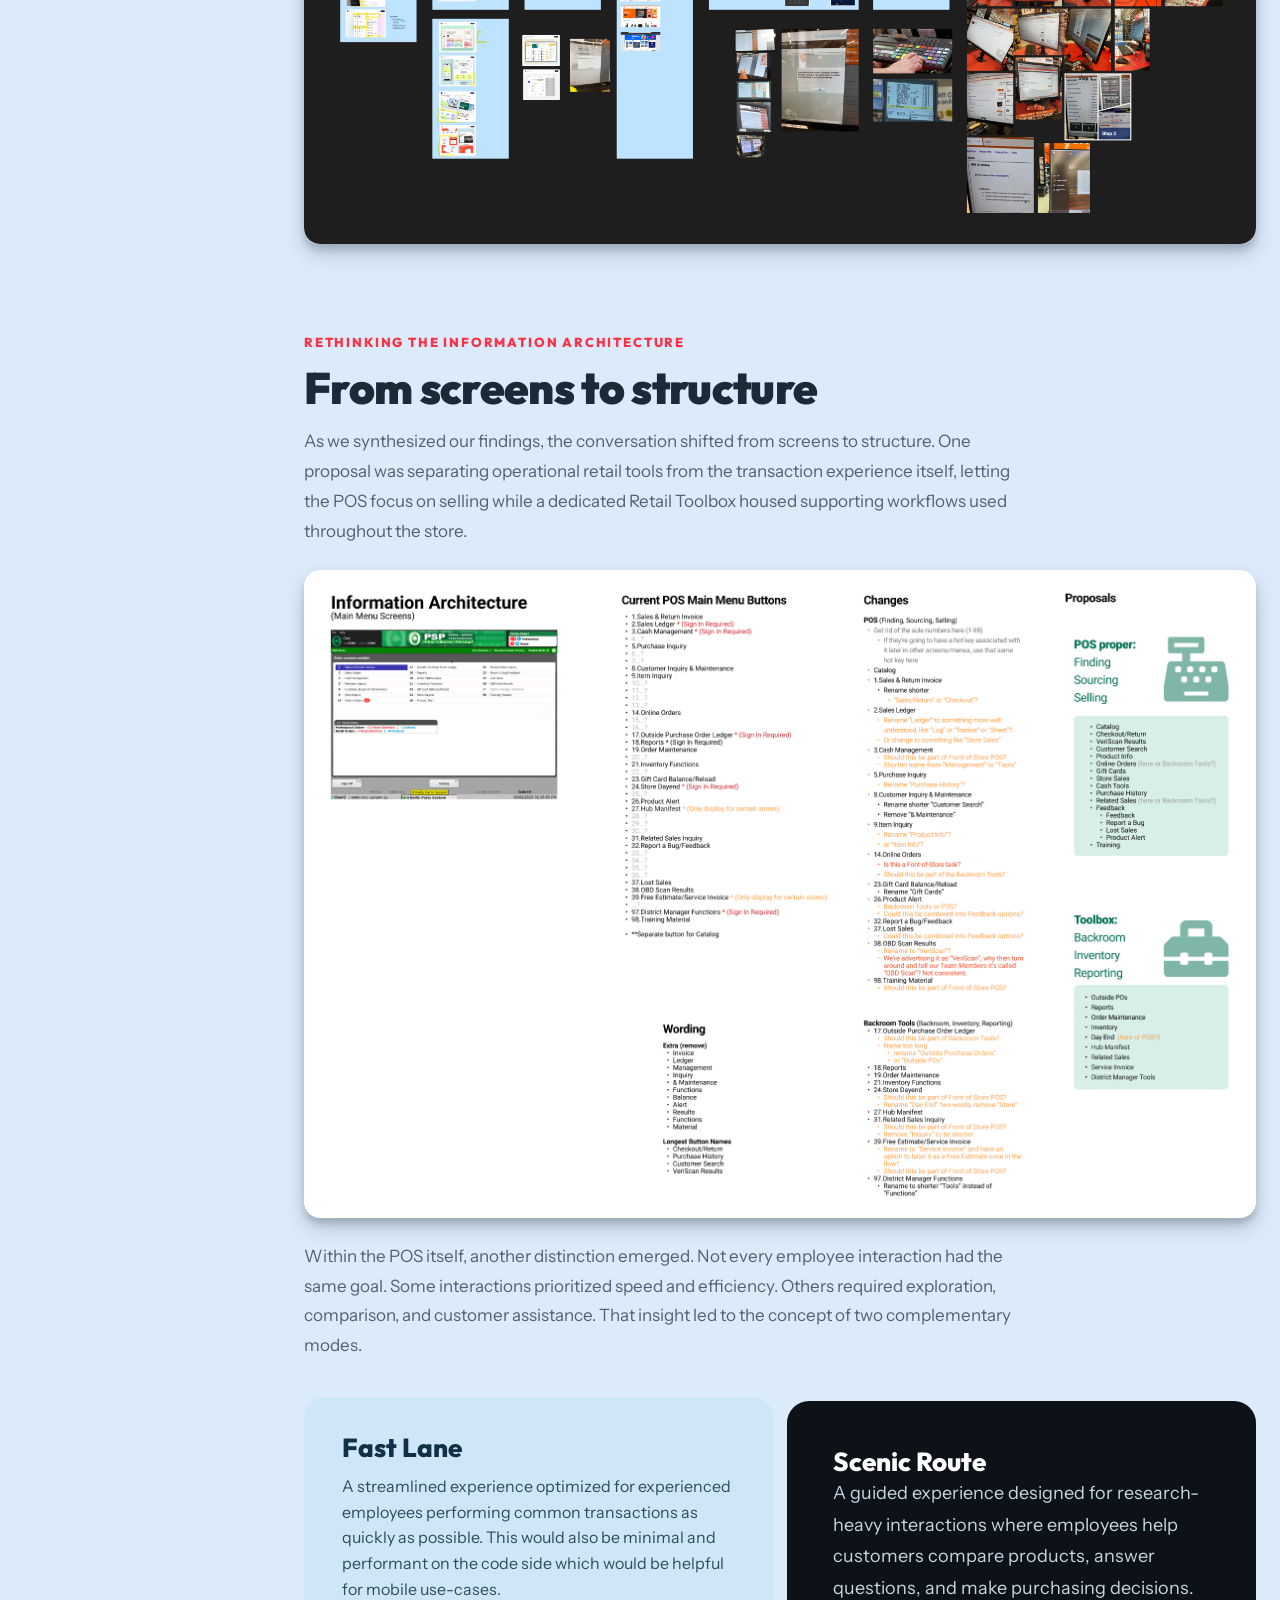
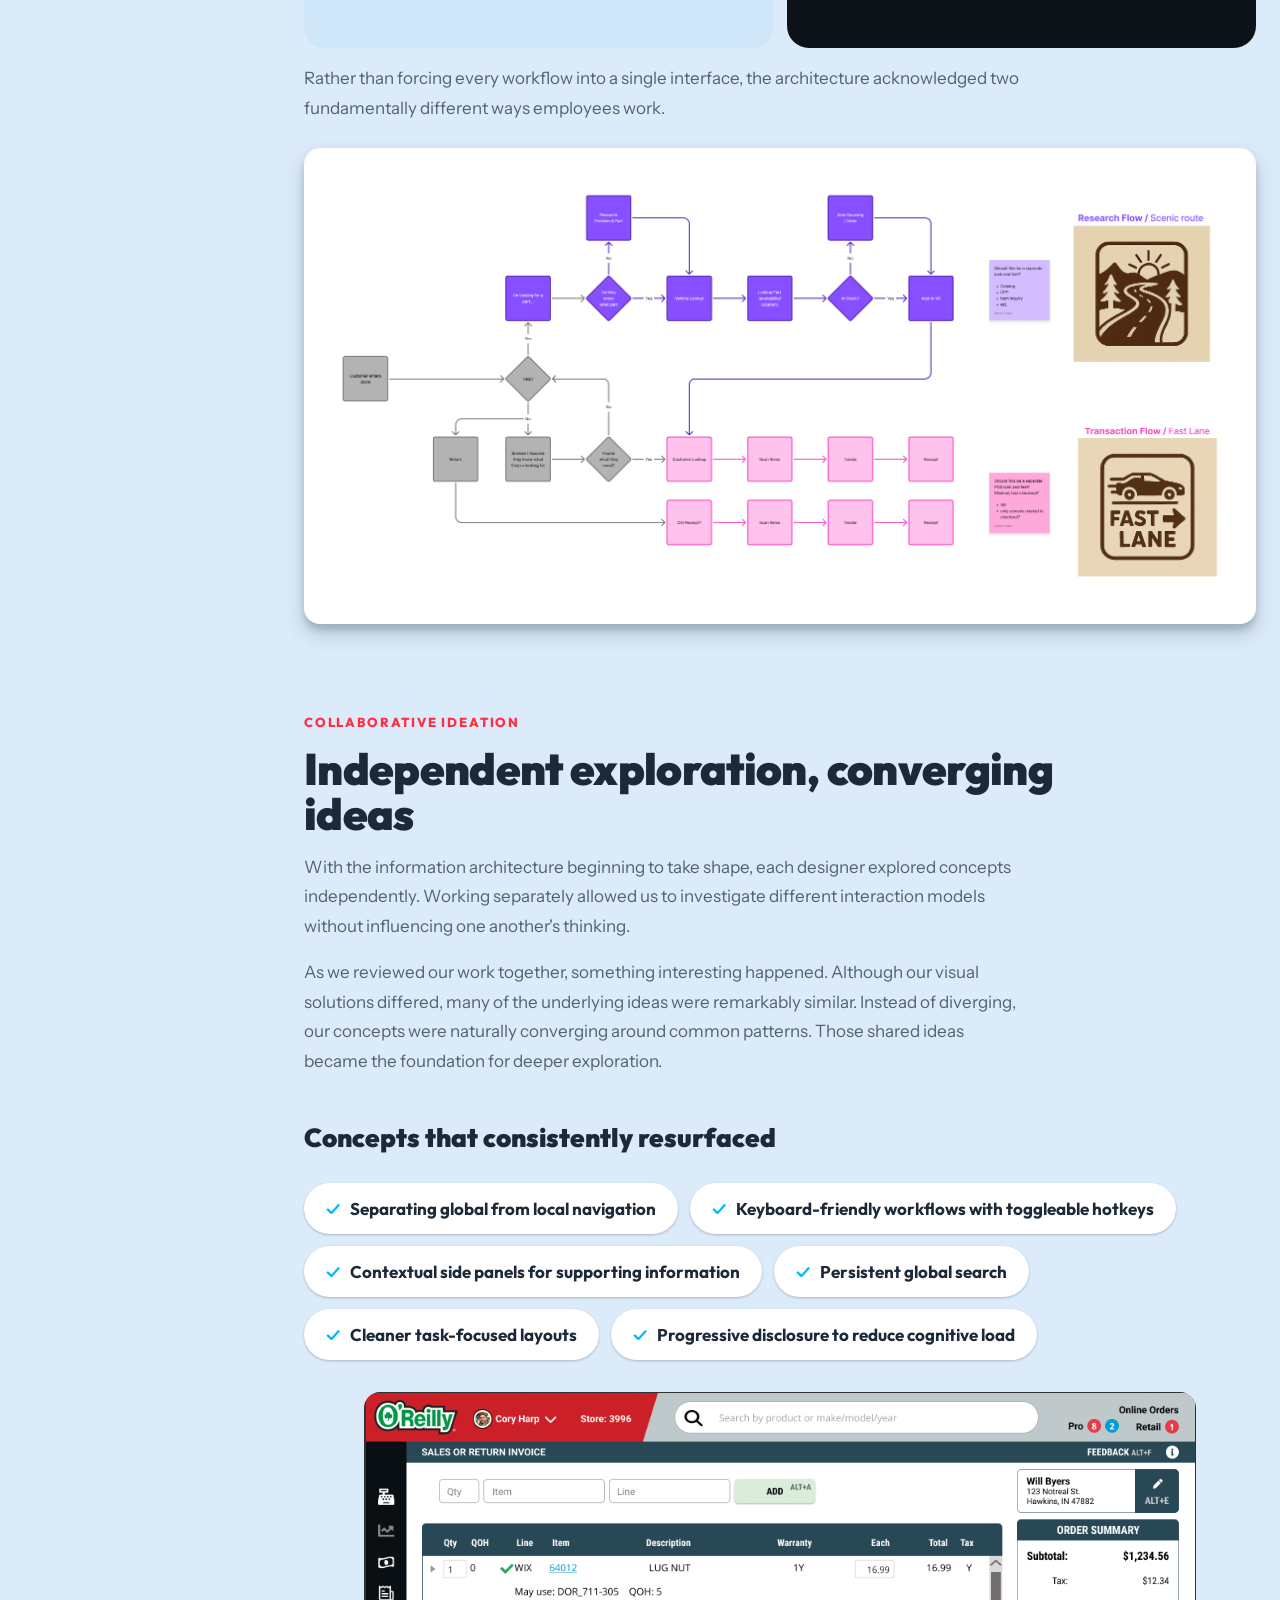
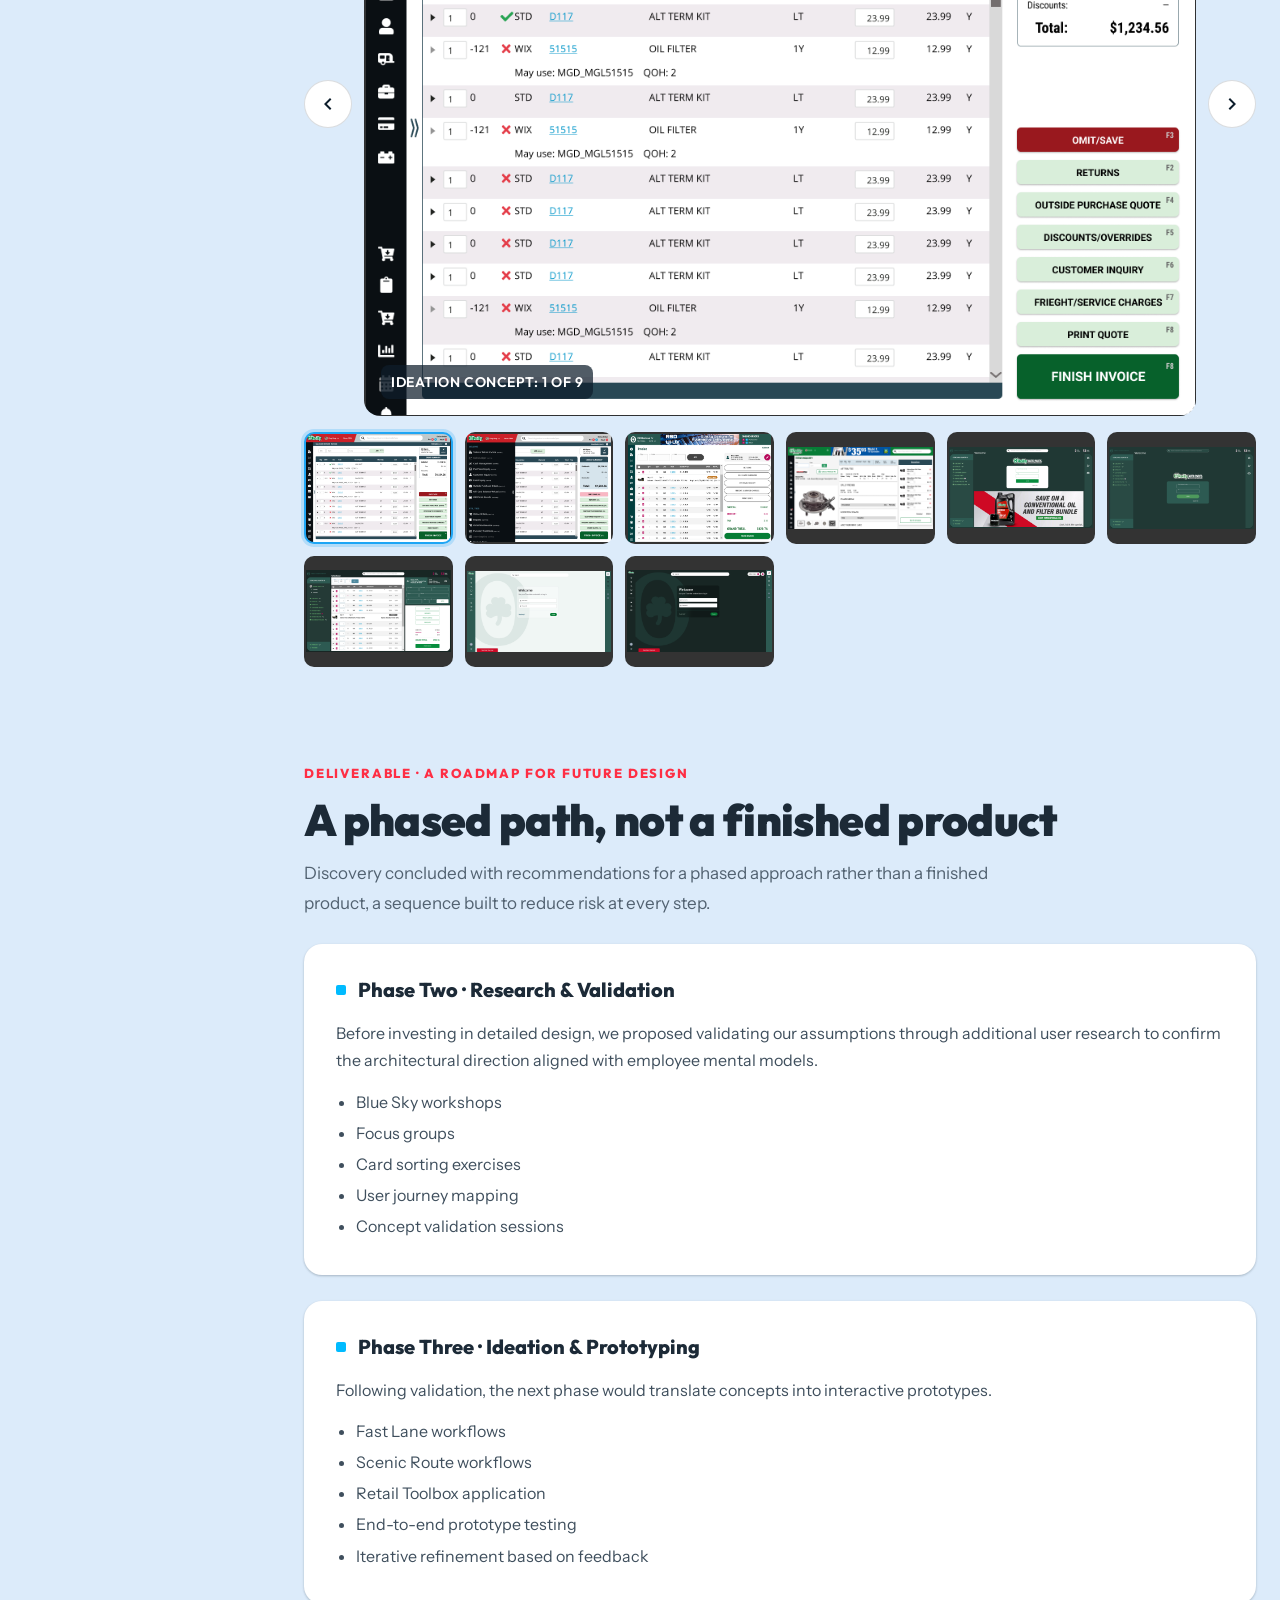
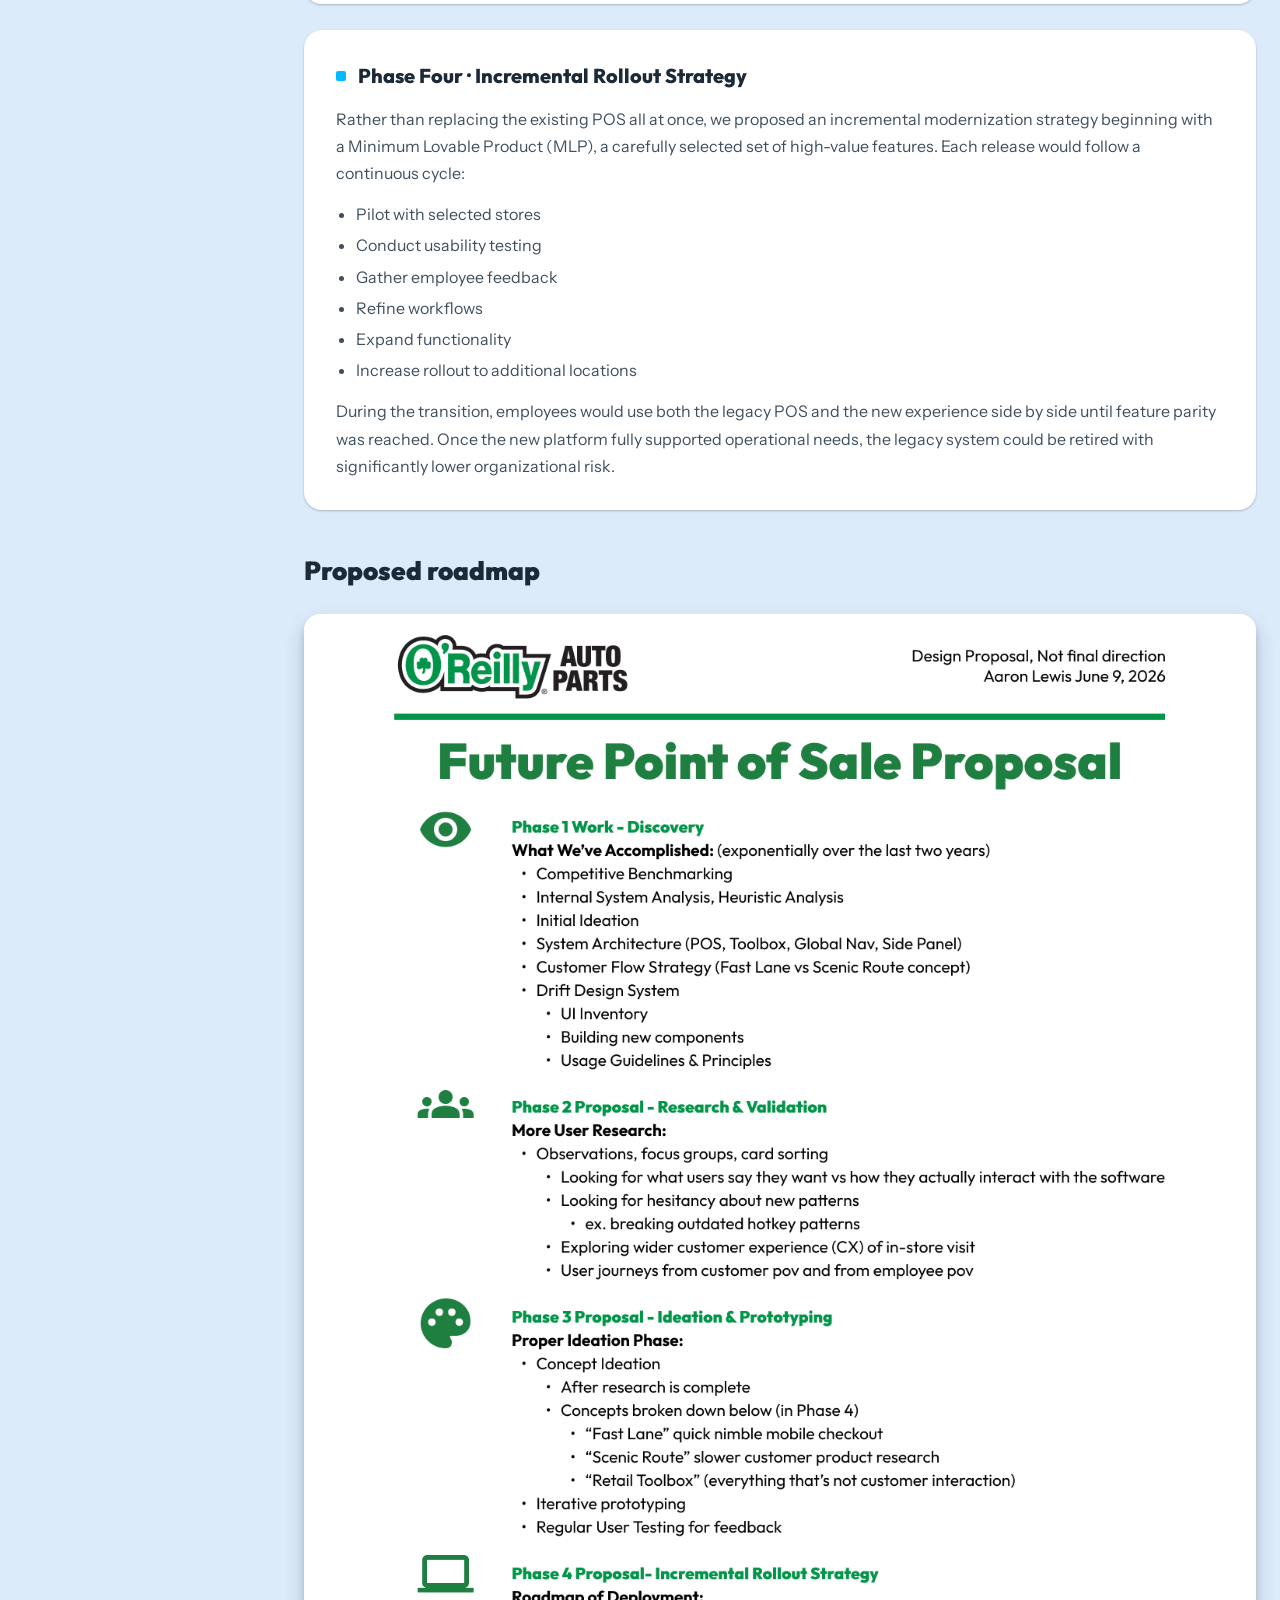
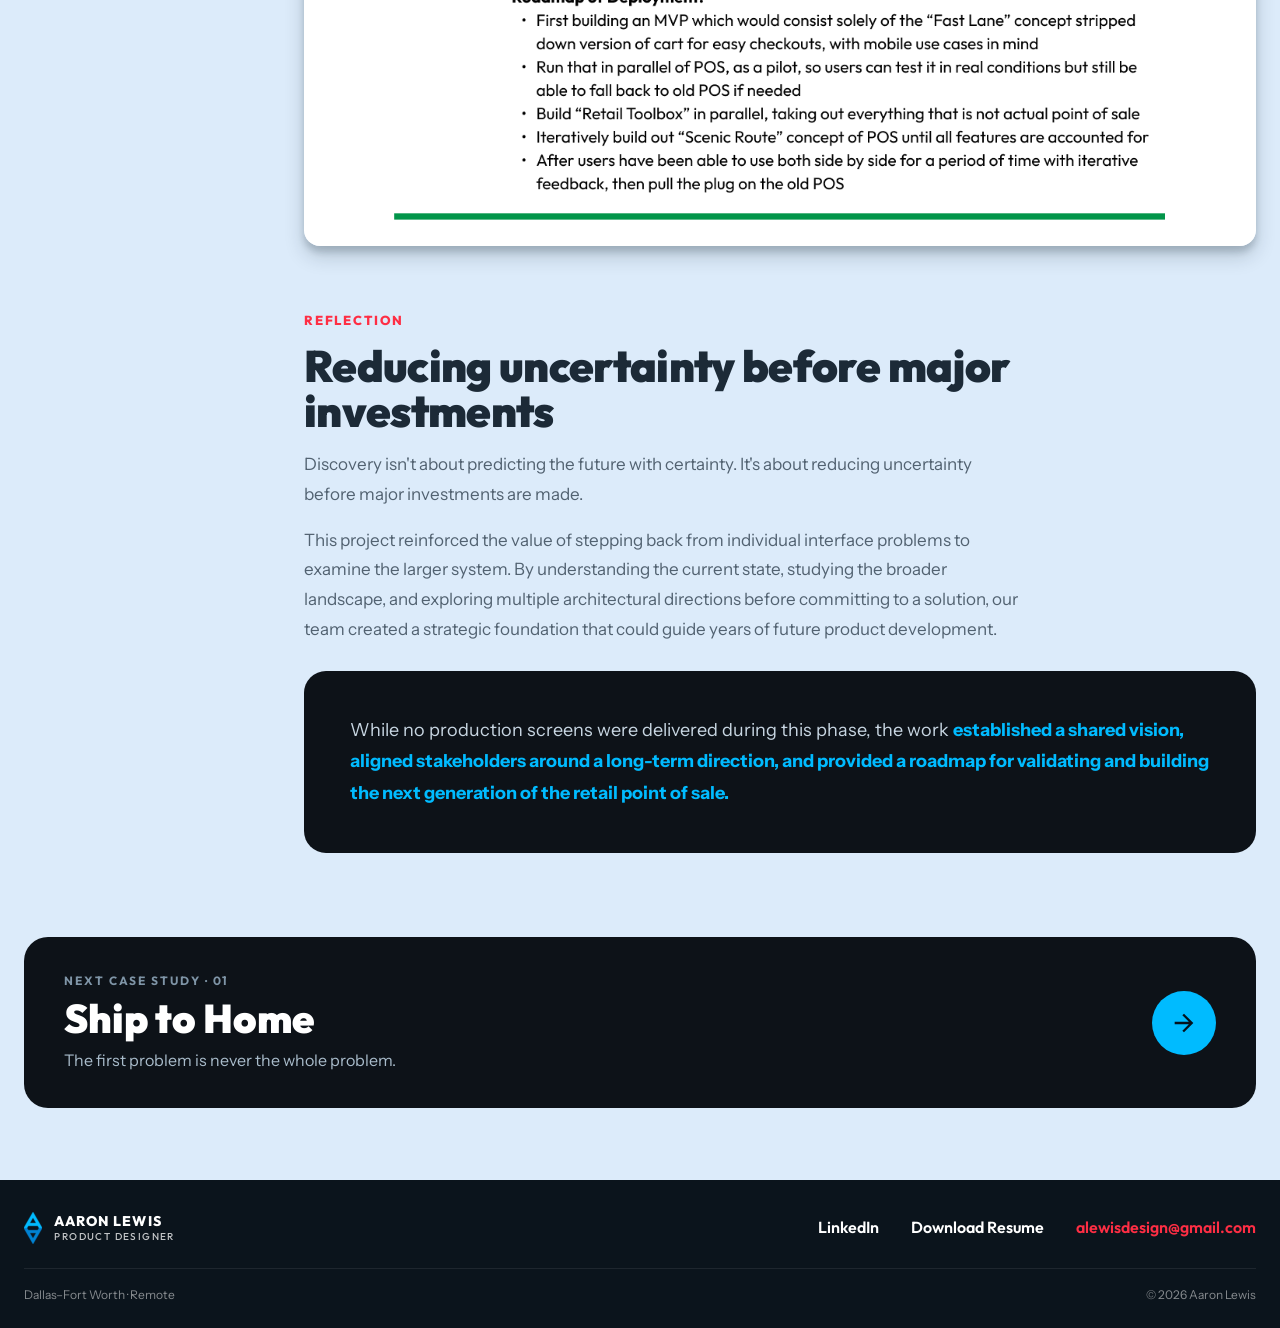
<file: future-point-of-sale.html>
<!doctype html>
<html lang="en">
  <head>
    <meta charset="utf-8" />
    <meta name="viewport" content="width=device-width, initial-scale=1" />
    <title>Future Point of Sale: Aaron Lewis Case Study</title>
    <meta
      name="description"
      content="Case study: Phase One discovery for a next-generation retail point of sale, reframing the future of the POS through research, information architecture, and a phased modernization roadmap."
    />
    <link rel="preconnect" href="https://fonts.googleapis.com" />
    <link rel="preconnect" href="https://fonts.gstatic.com" crossorigin />
    <link
      href="https://fonts.googleapis.com/css2?family=Outfit:wght@400;500;600;700;800;900&family=Instrument+Sans:wght@400;500;600&display=swap"
      rel="stylesheet"
    />
    <link rel="icon" type="image/svg+xml" href="./favicon.svg" />
    <link rel="stylesheet" href="./styles.css?v=8.2" />
  </head>
  <body class="cs-page">
    <!-- HEADER -->
    <header class="site-header">
      <div class="container header-inner">
        <a class="brand" href="index.html">
          <span class="brand-mark" aria-hidden="true">
            <img src="./assets/AA_logo-colors.svg" alt="" />
          </span>
          <span class="brand-text">
            <span class="brand-name">AARON LEWIS</span>
            <span class="brand-role">PRODUCT DESIGNER</span>
          </span>
        </a>
        <button
          class="nav-toggle"
          type="button"
          aria-label="Toggle menu"
          aria-expanded="false"
          aria-controls="primary-nav"
        >
          <span class="nav-toggle-bar"></span>
          <span class="nav-toggle-bar"></span>
          <span class="nav-toggle-bar"></span>
        </button>
        <nav id="primary-nav" class="site-nav" aria-label="Primary">
          <div class="nav-item has-dropdown">
            <button type="button" class="nav-link nav-dropdown-toggle" aria-expanded="false" aria-controls="cs-menu">
              Case Studies
              <svg class="mdi" viewBox="0 0 24 24" aria-hidden="true">
                <path d="M7.41 8.59 12 13.17l4.59-4.58L18 10l-6 6-6-6z" />
              </svg>
            </button>
            <div id="cs-menu" class="nav-dropdown" role="menu">
              <a href="ship-to-home.html" role="menuitem">Ship to Home</a>
              <a href="cash-management.html" role="menuitem">Cash Management</a>
              <a href="future-point-of-sale.html" role="menuitem">Future Point of Sale</a>
              <a href="drift-design-system.html" role="menuitem">Drift Design System</a>
              <a href="selected-visual-work.html" role="menuitem">Selected Visual Work</a>
            </div>
          </div>
          <a href="about.html" target="_top">About</a>
        </nav>
      </div>
    </header>

    <main class="container cs-main">
      <!-- HERO CARD -->
      <section class="cs-hero card card--light">
        <span class="cs-hero-watermark" aria-hidden="true">03</span>
        <span class="cs-badge">PHASE ONE · DISCOVERY</span>
        <h1 class="cs-hero-title">Future <br />Point of Sale</h1>
        <p class="cs-hero-tagline">
          Designing the system,
          <span class="cs-accent">not just the UI.</span>
        </p>
        <p class="cs-hero-summary">
          A strategic discovery initiative that explored how a modern point of sale could better support employees
          through systems thinking, information architecture, and a phased modernization roadmap.
        </p>

        <div class="cs-meta-grid">
          <div class="cs-meta-card">
            <div class="cs-meta-label">ROLE</div>
            <div class="cs-meta-value">UX Designer (1 of 3)</div>
          </div>
          <div class="cs-meta-card">
            <div class="cs-meta-label">PLATFORM</div>
            <div class="cs-meta-value">Enterprise POS</div>
          </div>
          <div class="cs-meta-card">
            <div class="cs-meta-label">SCOPE</div>
            <div class="cs-meta-value">Discovery &amp; Strategy</div>
          </div>
          <div class="cs-meta-card">
            <div class="cs-meta-label">FOCUS</div>
            <div class="cs-meta-value">Systems &amp; information architecture</div>
          </div>
        </div>

        <img
          class="cs-hero-image"
          src="./assets/FuturePOS_conceptHeroShot.png"
          alt="Future Point of Sale concept hero shot showing a modern O'Reilly Auto Parts POS welcome screen on a large in-store display."
        />
      </section>

      <!-- BODY -->
      <div class="cs-body">
        <aside class="cs-rail" aria-label="On this page">
          <div class="cs-rail-label">ON THIS PAGE</div>
          <nav class="cs-rail-nav">
            <a href="#overview" data-navlink="overview" class="cs-rail-link is-active">Overview</a>
            <a href="#challenge" data-navlink="challenge" class="cs-rail-link">The Challenge</a>
            <a href="#objectives" data-navlink="objectives" class="cs-rail-link">Objectives</a>
            <a href="#current-state" data-navlink="current-state" class="cs-rail-link">Current State</a>
            <a href="#benchmarking" data-navlink="benchmarking" class="cs-rail-link">Benchmarking</a>
            <a href="#architecture" data-navlink="architecture" class="cs-rail-link">Architecture</a>
            <a href="#ideation" data-navlink="ideation" class="cs-rail-link">Ideation</a>
            <a href="#roadmap" data-navlink="roadmap" class="cs-rail-link">Roadmap</a>
            <a href="#reflection" data-navlink="reflection" class="cs-rail-link">Reflection</a>
          </nav>
          <div class="cs-rail-callout">
            <div class="cs-rail-callout-label">METHODS</div>
            <div class="cs-rail-callout-value">
              Application audit · Competitive benchmarking · Collaborative ideation · Information architecture · Roadmap
              planning
            </div>
          </div>
        </aside>

        <div class="cs-content">
          <!-- OVERVIEW -->
          <section id="overview" data-section="overview" class="cs-section">
            <div class="cs-eyebrow">OVERVIEW</div>
            <h2 class="cs-h2">If we were designing our POS today, what would it become?</h2>
            <p class="cs-lead">
              After years of iterative improvements, our UX team was given the opportunity to step back and ask a much
              larger question. Rather than jumping directly into redesigns, we approached the work as a discovery
              initiative.
            </p>
            <p>
              The objective wasn't to produce production-ready interfaces. It was to build a shared understanding of the
              current experience, identify long-term opportunities, and establish a strategic direction for future
              development. As one of three designers on the team, I contributed to research, information architecture,
              workflow analysis, interaction design, and concept development.
            </p>

            <div class="cs-stat-grid">
              <div class="cs-stat">
                <div class="cs-stat-num">1 of 4</div>
                <div class="cs-stat-label">modernization phases scoped</div>
              </div>
              <div class="cs-stat">
                <div class="cs-stat-num">3</div>
                <div class="cs-stat-label">UX designers collaborating</div>
              </div>
              <div class="cs-stat cs-stat--dark">
                <div class="cs-stat-num">2</div>
                <div class="cs-stat-label">modes proposed: Fast Lane &amp; Scenic Route</div>
              </div>
              <div class="cs-stat">
                <div class="cs-stat-num">1</div>
                <div class="cs-stat-label">unified vision &amp; roadmap</div>
              </div>
            </div>
          </section>

          <!-- CHALLENGE -->
          <section id="challenge" data-section="challenge" class="cs-section">
            <div class="cs-eyebrow">THE CHALLENGE</div>
            <h2 class="cs-h2">A powerful product that had grown hard to navigate</h2>
            <p class="cs-lead">
              The existing POS supported thousands of store employees and had evolved over many years. New capabilities
              had been layered onto the application over time, creating a product that was powerful but increasingly
              difficult to navigate.
            </p>
            <p>
              We recognized that redesigning individual screens wouldn't solve the underlying problems. Before proposing
              solutions, we needed to understand how the product had grown, where friction existed, and what a modern
              retail experience could look like.
            </p>

            <div class="cs-quote-dark">
              <span class="cs-quote-mark" aria-hidden="true">"</span>
              <p>
                Our goal was to answer one question:
                <span class="cs-accent"> What should the next generation of our point of sale system be? </span>
              </p>
            </div>
          </section>

          <!-- OBJECTIVES -->
          <section id="objectives" data-section="objectives" class="cs-section">
            <div class="cs-eyebrow">PHASE ONE OBJECTIVES</div>
            <h2 class="cs-h2">Four goals to guide the discovery</h2>
            <div class="cs-method-grid">
              <div class="cs-method-card">
                <div class="cs-method-num">01</div>
                <div class="cs-method-label">Understand the strengths and weaknesses of the current experience</div>
              </div>
              <div class="cs-method-card">
                <div class="cs-method-num">02</div>
                <div class="cs-method-label">Study how other retail platforms approached similar problems</div>
              </div>
              <div class="cs-method-card">
                <div class="cs-method-num">03</div>
                <div class="cs-method-label">Explore multiple architectural directions before committing to one</div>
              </div>
              <div class="cs-method-card">
                <div class="cs-method-num">04</div>
                <div class="cs-method-label">Produce a strategic roadmap for future design and validation</div>
              </div>
            </div>
          </section>

          <!-- CURRENT STATE -->
          <section id="current-state" data-section="current-state" class="cs-section">
            <div class="cs-eyebrow">UNDERSTANDING THE CURRENT STATE</div>
            <h2 class="cs-h2">Auditing what the POS had become</h2>
            <p class="cs-lead">
              We began by auditing the existing application, documenting workflows, identifying recurring usability
              issues, cataloging features, and mapping how the product had evolved over time.
            </p>
            <p>
              One pattern became increasingly clear: many operational tools had gradually become intertwined with the
              point of sale itself. Inventory functions, operational utilities, and backroom workflows often lived
              alongside customer-facing checkout tasks, creating unnecessary complexity for employees whose primary
              responsibility was completing transactions.
            </p>

            <figure class="cs-fullwidth-img">
              <img
                src="./assets/Current_State_2.png"
                alt="Existing POS audit: annotated screenshots showing feature sprawl, lifted-and-shifted greenscreen architecture, and always-on global navigation across workflows."
                loading="lazy"
              />
            </figure>

            <div class="cs-callout-blue">
              <p class="cs-callout-heading">
                Should every retail function live inside the POS, or should the POS focus on selling while supporting
                tools live elsewhere?
              </p>
            </div>
          </section>

          <!-- BENCHMARKING -->
          <section id="benchmarking" data-section="benchmarking" class="cs-section">
            <div class="cs-eyebrow">BENCHMARKING THE INDUSTRY</div>
            <h2 class="cs-h2">Learning from patterns, not copying features</h2>
            <p class="cs-lead">
              To broaden our perspective, we benchmarked competing retail platforms and explored interface patterns
              beyond our own industry.
            </p>
            <p>
              Rather than looking for features to copy, we examined how successful products handled navigation, workflow
              organization, progressive disclosure, search, and contextual actions. These benchmarks helped establish a
              shared vocabulary for discussing potential directions while revealing patterns that could be adapted to
              our own environment.
            </p>

            <figure class="cs-fullwidth-img">
              <img
                src="./assets/competitor_UI_analysis_2.png"
                alt="Competitive benchmarking board grouping SaaS patterns, Material Design patterns, oreillyauto.com, online shopping, competitors, Workday, and in-store POS photos."
                loading="lazy"
              />
            </figure>
          </section>

          <!-- ARCHITECTURE -->
          <section id="architecture" data-section="architecture" class="cs-section">
            <div class="cs-eyebrow">RETHINKING THE INFORMATION ARCHITECTURE</div>
            <h2 class="cs-h2">From screens to structure</h2>
            <p class="cs-lead">
              As we synthesized our findings, the conversation shifted from screens to structure. One proposal was
              separating operational retail tools from the transaction experience itself, letting the POS focus on
              selling while a dedicated Retail Toolbox housed supporting workflows used throughout the store.
            </p>

            <figure class="cs-figure cs-figure-section">
              <img
                src="./assets/Information_Architecture2.png"
                alt="Information architecture worksheet mapping current POS main menu buttons to proposed POS proper and Toolbox groupings"
              />
            </figure>

            <p>
              Within the POS itself, another distinction emerged. Not every employee interaction had the same goal. Some
              interactions prioritized speed and efficiency. Others required exploration, comparison, and customer
              assistance. That insight led to the concept of two complementary modes.
            </p>

            <div class="cs-pair">
              <div class="cs-callout-blue">
                <p class="cs-callout-heading">Fast Lane</p>
                <p>
                  A streamlined experience optimized for experienced employees performing common transactions as quickly
                  as possible. This would also be minimal and performant on the code side which would be helpful for
                  mobile use-cases.
                </p>
              </div>
              <div class="cs-reflect-dark">
                <p class="cs-callout-heading">Scenic Route</p>
                <p>
                  A guided experience designed for research-heavy interactions where employees help customers compare
                  products, answer questions, and make purchasing decisions.
                </p>
              </div>
            </div>

            <p>
              Rather than forcing every workflow into a single interface, the architecture acknowledged two
              fundamentally different ways employees work.
            </p>

            <figure class="cs-figure cs-figure-section">
              <img
                src="./assets/Fast_Lane_-_Scenic_Route.png"
                alt="Flow diagram showing customer paths splitting into the Scenic Route research flow and the Fast Lane transaction flow"
              />
            </figure>
          </section>

          <!-- IDEATION -->
          <section id="ideation" data-section="ideation" class="cs-section">
            <div class="cs-eyebrow">COLLABORATIVE IDEATION</div>
            <h2 class="cs-h2">Independent exploration, converging ideas</h2>
            <p class="cs-lead">
              With the information architecture beginning to take shape, each designer explored concepts independently.
              Working separately allowed us to investigate different interaction models without influencing one
              another's thinking.
            </p>
            <p>
              As we reviewed our work together, something interesting happened. Although our visual solutions differed,
              many of the underlying ideas were remarkably similar. Instead of diverging, our concepts were naturally
              converging around common patterns. Those shared ideas became the foundation for deeper exploration.
            </p>

            <h3 class="cs-h3">Concepts that consistently resurfaced</h3>
            <div class="cs-chips">
              <span class="cs-chip"><span class="cs-chip-check">✓</span>Separating global from local navigation</span>
              <span class="cs-chip"
                ><span class="cs-chip-check">✓</span>Keyboard-friendly workflows with toggleable hotkeys</span
              >
              <span class="cs-chip"
                ><span class="cs-chip-check">✓</span>Contextual side panels for supporting information</span
              >
              <span class="cs-chip"><span class="cs-chip-check">✓</span>Persistent global search</span>
              <span class="cs-chip"><span class="cs-chip-check">✓</span>Cleaner task-focused layouts</span>
              <span class="cs-chip"
                ><span class="cs-chip-check">✓</span>Progressive disclosure to reduce cognitive load</span
              >
            </div>

            <div class="ba-carousel ba-carousel--contain" aria-label="Ideation concept explorations">
              <div class="ba-stage">
                <button class="ba-nav ba-prev" type="button" aria-label="Previous concept">
                  <svg class="mdi" viewBox="0 0 24 24" aria-hidden="true">
                    <path fill="currentColor" d="M15.41 16.59 10.83 12l4.58-4.59L14 6l-6 6 6 6z" />
                  </svg>
                </button>
                <div class="ba-viewer placeholder-img" role="img" aria-live="polite">
                  <span class="ba-caption">Ideation concept: 1 of 9</span>
                </div>
                <button class="ba-nav ba-next" type="button" aria-label="Next concept">
                  <svg class="mdi" viewBox="0 0 24 24" aria-hidden="true">
                    <path fill="currentColor" d="M8.59 16.59 13.17 12 8.59 7.41 10 6l6 6-6 6z" />
                  </svg>
                </button>
              </div>
              <div class="ba-thumbs" role="tablist">
                <button
                  class="ba-thumb is-active"
                  type="button"
                  role="tab"
                  aria-selected="true"
                  data-index="0"
                  data-src="./assets/Ideation_Round_1a.png"
                  data-caption="Ideation concept: 1 of 9"
                >
                  <span>01</span>
                </button>
                <button
                  class="ba-thumb"
                  type="button"
                  role="tab"
                  aria-selected="false"
                  data-index="1"
                  data-src="./assets/Ideation_Round_1b.png"
                  data-caption="Ideation concept: 2 of 9"
                >
                  <span>02</span>
                </button>
                <button
                  class="ba-thumb"
                  type="button"
                  role="tab"
                  aria-selected="false"
                  data-index="2"
                  data-src="./assets/Ideation_Round_2a.png"
                  data-caption="Ideation concept: 3 of 9"
                >
                  <span>03</span>
                </button>
                <button
                  class="ba-thumb"
                  type="button"
                  role="tab"
                  aria-selected="false"
                  data-index="3"
                  data-src="./assets/Ideation_Round_3a.png"
                  data-caption="Ideation concept: 4 of 9"
                >
                  <span>04</span>
                </button>
                <button
                  class="ba-thumb"
                  type="button"
                  role="tab"
                  aria-selected="false"
                  data-index="4"
                  data-src="./assets/Ideation_Round_5a.png"
                  data-caption="Ideation concept: 5 of 9"
                >
                  <span>05</span>
                </button>
                <button
                  class="ba-thumb"
                  type="button"
                  role="tab"
                  aria-selected="false"
                  data-index="5"
                  data-src="./assets/Ideation_Round_5b.png"
                  data-caption="Ideation concept: 6 of 9"
                >
                  <span>06</span>
                </button>
                <button
                  class="ba-thumb"
                  type="button"
                  role="tab"
                  aria-selected="false"
                  data-index="6"
                  data-src="./assets/Ideation_Round_5c.png"
                  data-caption="Ideation concept: 7 of 9"
                >
                  <span>07</span>
                </button>
                <button
                  class="ba-thumb"
                  type="button"
                  role="tab"
                  aria-selected="false"
                  data-index="7"
                  data-src="./assets/Ideation_Round_6a.png"
                  data-caption="Ideation concept: 8 of 9"
                >
                  <span>08</span>
                </button>
                <button
                  class="ba-thumb"
                  type="button"
                  role="tab"
                  aria-selected="false"
                  data-index="8"
                  data-src="./assets/Ideation_Round_6b.png"
                  data-caption="Ideation concept: 9 of 9"
                >
                  <span>09</span>
                </button>
              </div>
            </div>
          </section>

          <!-- ROADMAP -->
          <section id="roadmap" data-section="roadmap" class="cs-section">
            <div class="cs-eyebrow">DELIVERABLE · A ROADMAP FOR FUTURE DESIGN</div>
            <h2 class="cs-h2">A phased path, not a finished product</h2>
            <p class="cs-lead">
              Discovery concluded with recommendations for a phased approach rather than a finished product, a sequence
              built to reduce risk at every step.
            </p>

            <div class="cs-subcard">
              <div class="cs-subcard-head">
                <span class="cs-subcard-dot" aria-hidden="true"></span>
                <h3>Phase Two · Research &amp; Validation</h3>
              </div>
              <p>
                Before investing in detailed design, we proposed validating our assumptions through additional user
                research to confirm the architectural direction aligned with employee mental models.
              </p>
              <ul>
                <li>Blue Sky workshops</li>
                <li>Focus groups</li>
                <li>Card sorting exercises</li>
                <li>User journey mapping</li>
                <li>Concept validation sessions</li>
              </ul>
            </div>

            <div class="cs-subcard">
              <div class="cs-subcard-head">
                <span class="cs-subcard-dot" aria-hidden="true"></span>
                <h3>Phase Three · Ideation &amp; Prototyping</h3>
              </div>
              <p>Following validation, the next phase would translate concepts into interactive prototypes.</p>
              <ul>
                <li>Fast Lane workflows</li>
                <li>Scenic Route workflows</li>
                <li>Retail Toolbox application</li>
                <li>End-to-end prototype testing</li>
                <li>Iterative refinement based on feedback</li>
              </ul>
            </div>

            <div class="cs-subcard">
              <div class="cs-subcard-head">
                <span class="cs-subcard-dot" aria-hidden="true"></span>
                <h3>Phase Four · Incremental Rollout Strategy</h3>
              </div>
              <p>
                Rather than replacing the existing POS all at once, we proposed an incremental modernization strategy
                beginning with a Minimum Lovable Product (MLP), a carefully selected set of high-value features. Each
                release would follow a continuous cycle:
              </p>
              <ul>
                <li>Pilot with selected stores</li>
                <li>Conduct usability testing</li>
                <li>Gather employee feedback</li>
                <li>Refine workflows</li>
                <li>Expand functionality</li>
                <li>Increase rollout to additional locations</li>
              </ul>
              <p>
                During the transition, employees would use both the legacy POS and the new experience side by side until
                feature parity was reached. Once the new platform fully supported operational needs, the legacy system
                could be retired with significantly lower organizational risk.
              </p>
            </div>

            <h3 class="cs-h3">Proposed roadmap</h3>
            <img
              class="cs-roadmap-img"
              src="./assets/Future_Point_of_Sale_Proposal.png"
              alt="Future Point of Sale proposal: four phases of discovery, research, ideation, prototyping, and incremental rollout."
            />
          </section>

          <!-- REFLECTION -->
          <section id="reflection" data-section="reflection" class="cs-section">
            <div class="cs-eyebrow">REFLECTION</div>
            <h2 class="cs-h2">Reducing uncertainty before major investments</h2>
            <p class="cs-lead">
              Discovery isn't about predicting the future with certainty. It's about reducing uncertainty before major
              investments are made.
            </p>
            <p>
              This project reinforced the value of stepping back from individual interface problems to examine the
              larger system. By understanding the current state, studying the broader landscape, and exploring multiple
              architectural directions before committing to a solution, our team created a strategic foundation that
              could guide years of future product development.
            </p>

            <div class="cs-reflect-dark">
              <p>
                While no production screens were delivered during this phase, the work
                <span class="cs-accent">
                  established a shared vision, aligned stakeholders around a long-term direction, and provided a roadmap
                  for validating and building the next generation of the retail point of sale.
                </span>
              </p>
            </div>
          </section>
        </div>
      </div>

      <!-- NEXT CASE STUDY -->
      <a href="ship-to-home.html" class="cs-nextup">
        <div>
          <div class="cs-nextup-eyebrow">NEXT CASE STUDY · 01</div>
          <div class="cs-nextup-title">Ship to Home</div>
          <div class="cs-nextup-sub">The first problem is never the whole problem.</div>
        </div>
        <span class="cs-nextup-arrow" aria-hidden="true"
          ><svg class="mdi" viewBox="0 0 24 24" aria-hidden="true">
            <path d="M4 11h12.17l-5.59-5.59L12 4l8 8-8 8-1.41-1.41L16.17 13H4z" /></svg
        ></span>
      </a>
    </main>

    <!-- FOOTER -->
    <footer id="contact" class="site-footer">
      <div class="container footer-inner">
        <div class="grid-12 footer-row">
          <div class="col-6 footer-brand-col">
            <a class="brand" href="index.html">
              <span class="brand-mark" aria-hidden="true">
                <img src="./assets/AA_logo-colors.svg" alt="" />
              </span>
              <span class="brand-text">
                <span class="brand-name">AARON LEWIS</span>
                <span class="brand-role">PRODUCT DESIGNER</span>
              </span>
            </a>
          </div>
          <div class="col-6 footer-nav-col">
            <nav class="footer-nav" aria-label="Footer">
              <a href="https://www.linkedin.com/in/aldsgn/" target="_blank" rel="noopener noreferrer">LinkedIn</a>
              <a
                href="./assets/Aaron-Lewis-Resume.pdf"
                target="_blank"
                rel="noopener noreferrer"
                >Download Resume</a
              >
              <a href="mailto:alewisdesign@gmail.com" class="email-red">alewisdesign@gmail.com</a>
            </nav>
          </div>
        </div>
        <div class="footer-fine">
          <span>Dallas–Fort Worth · Remote</span>
          <span>© <span id="year">2026</span> Aaron Lewis</span>
        </div>
      </div>
    </footer>

    <script src="./script.js?v=8.2" defer></script>
  </body>
</html>
</file>
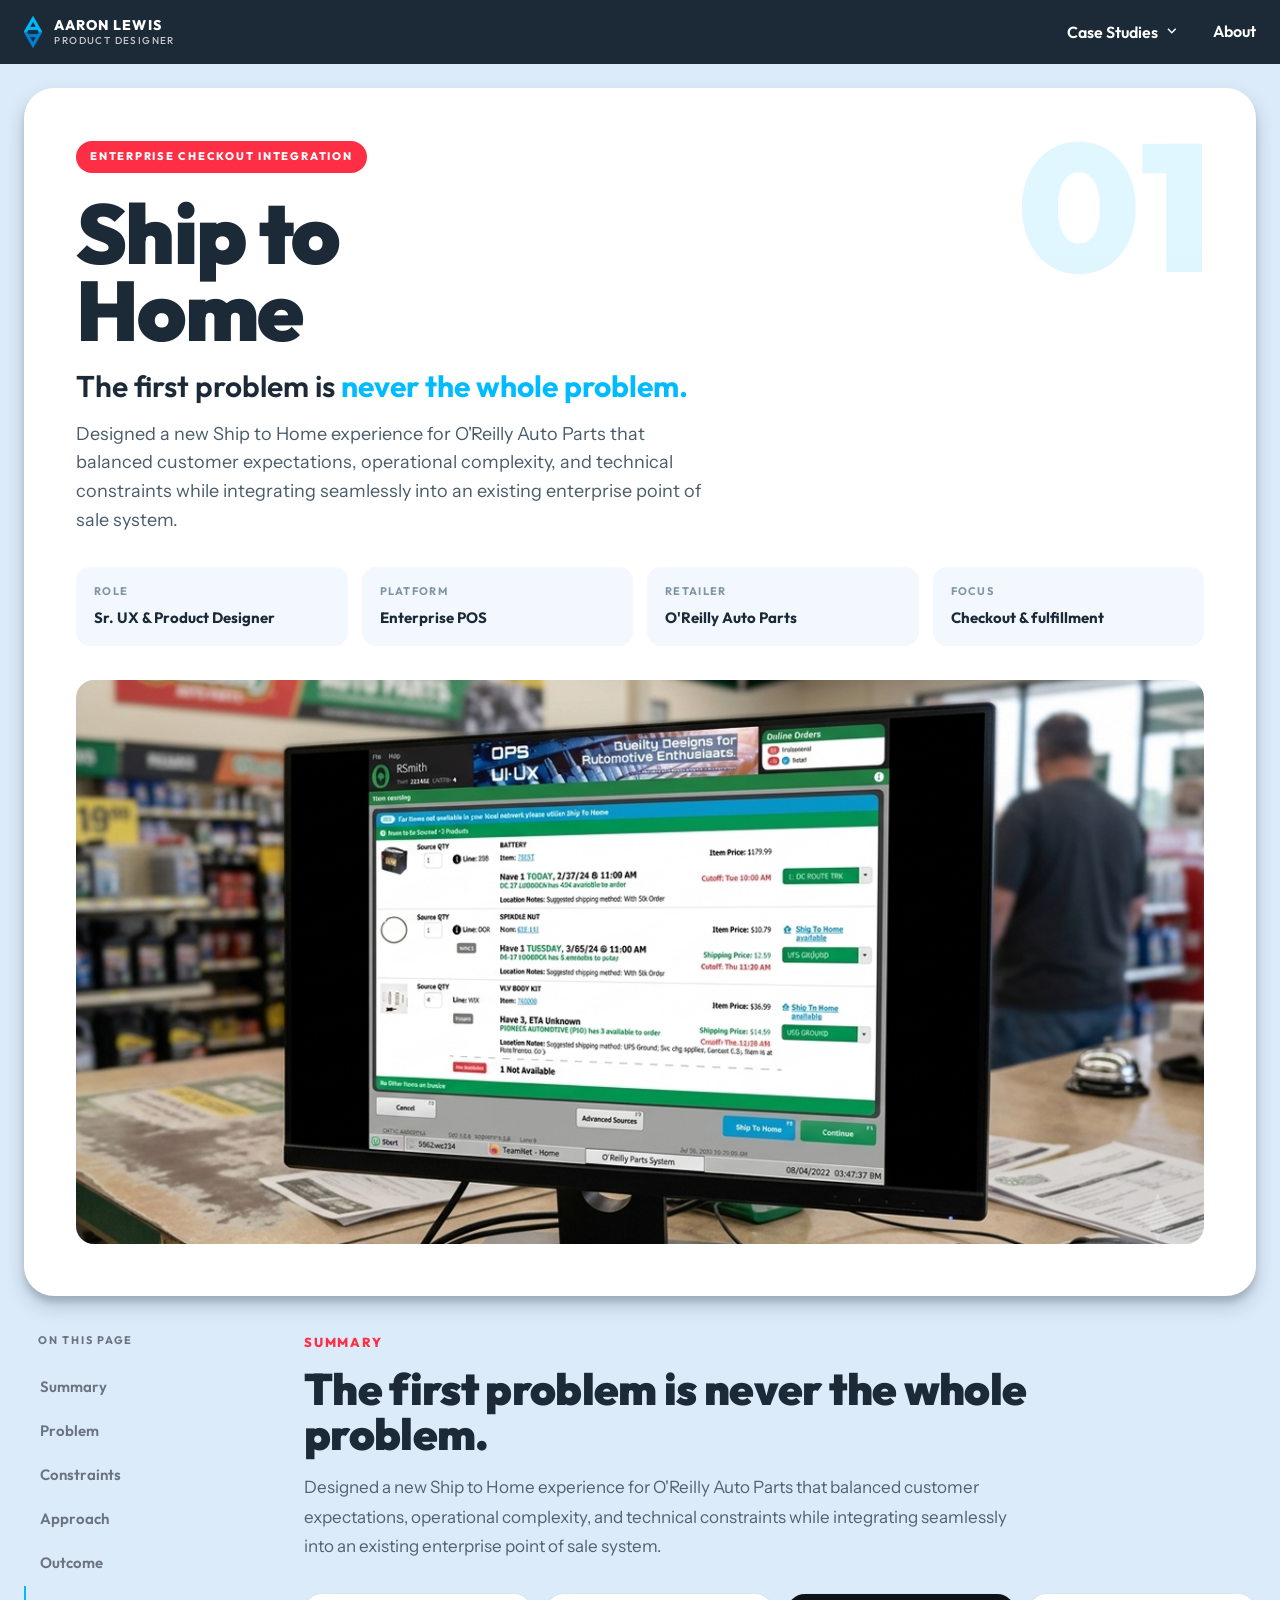
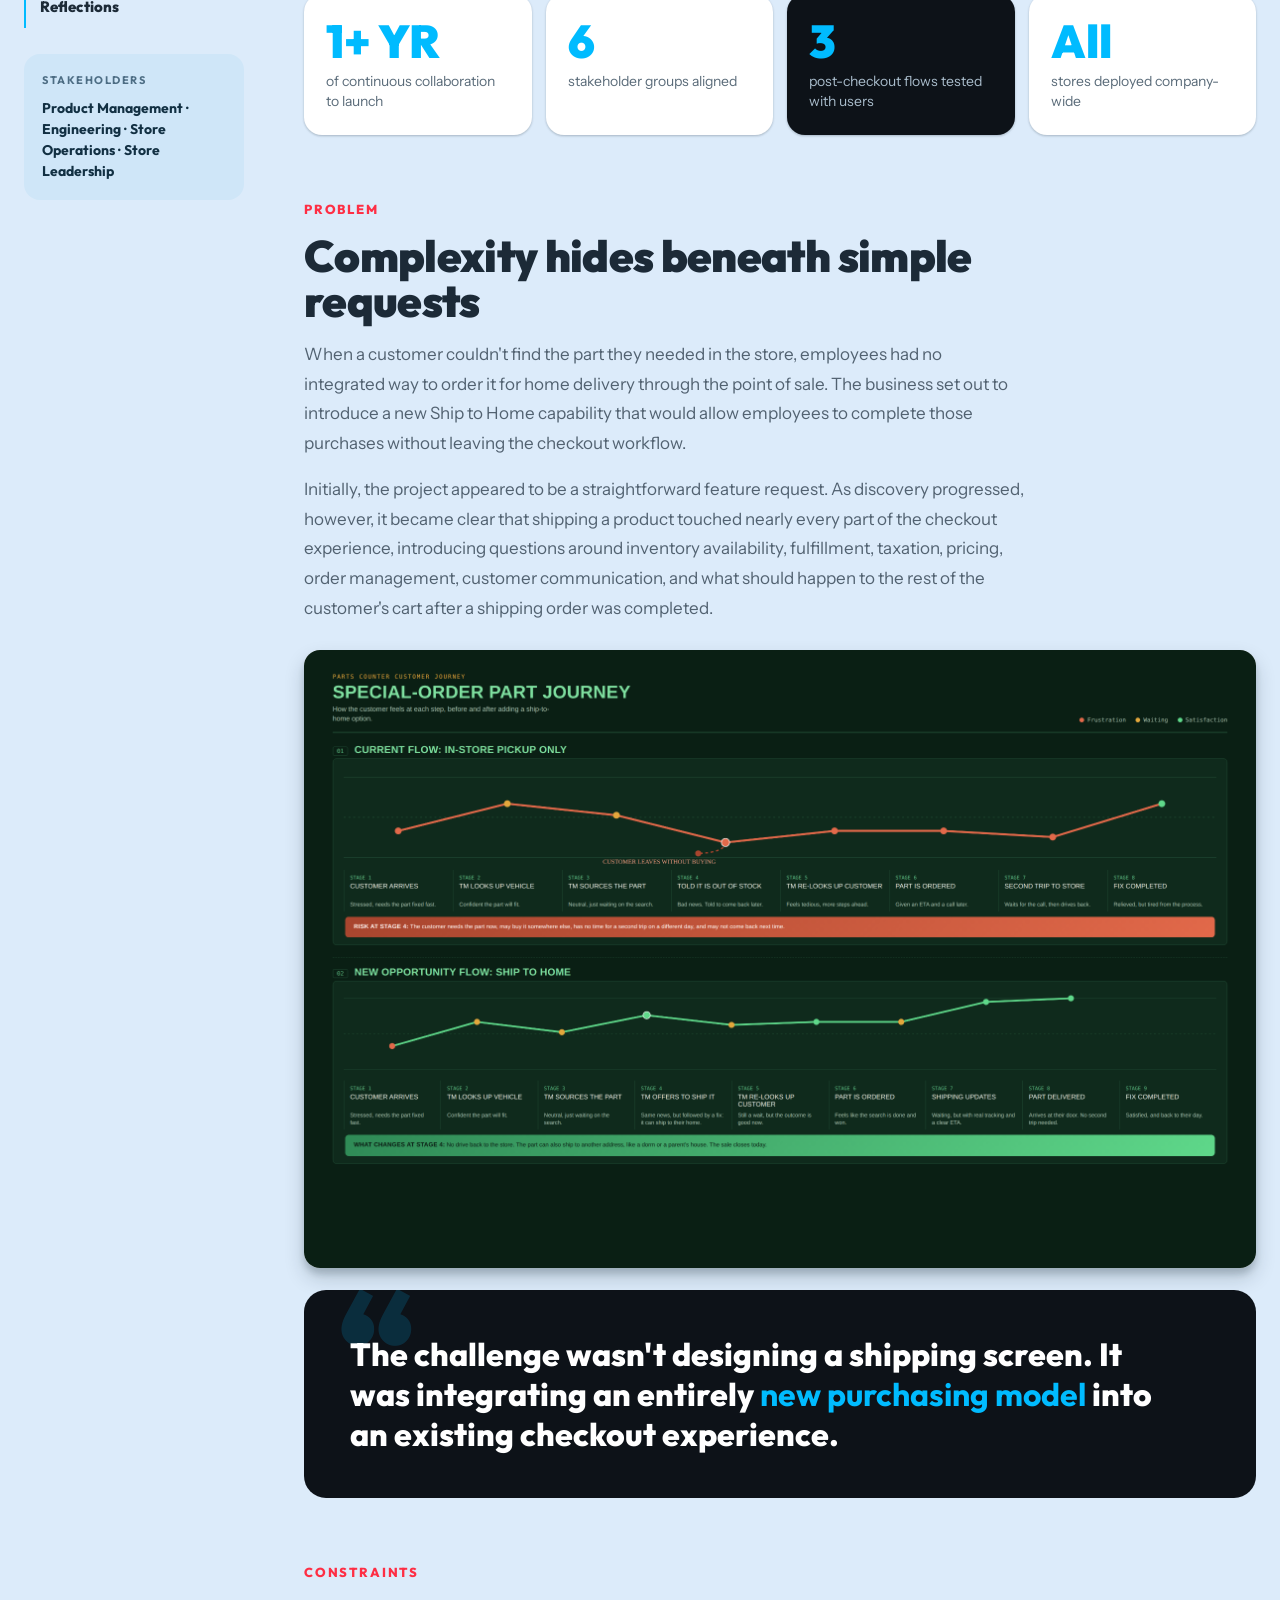
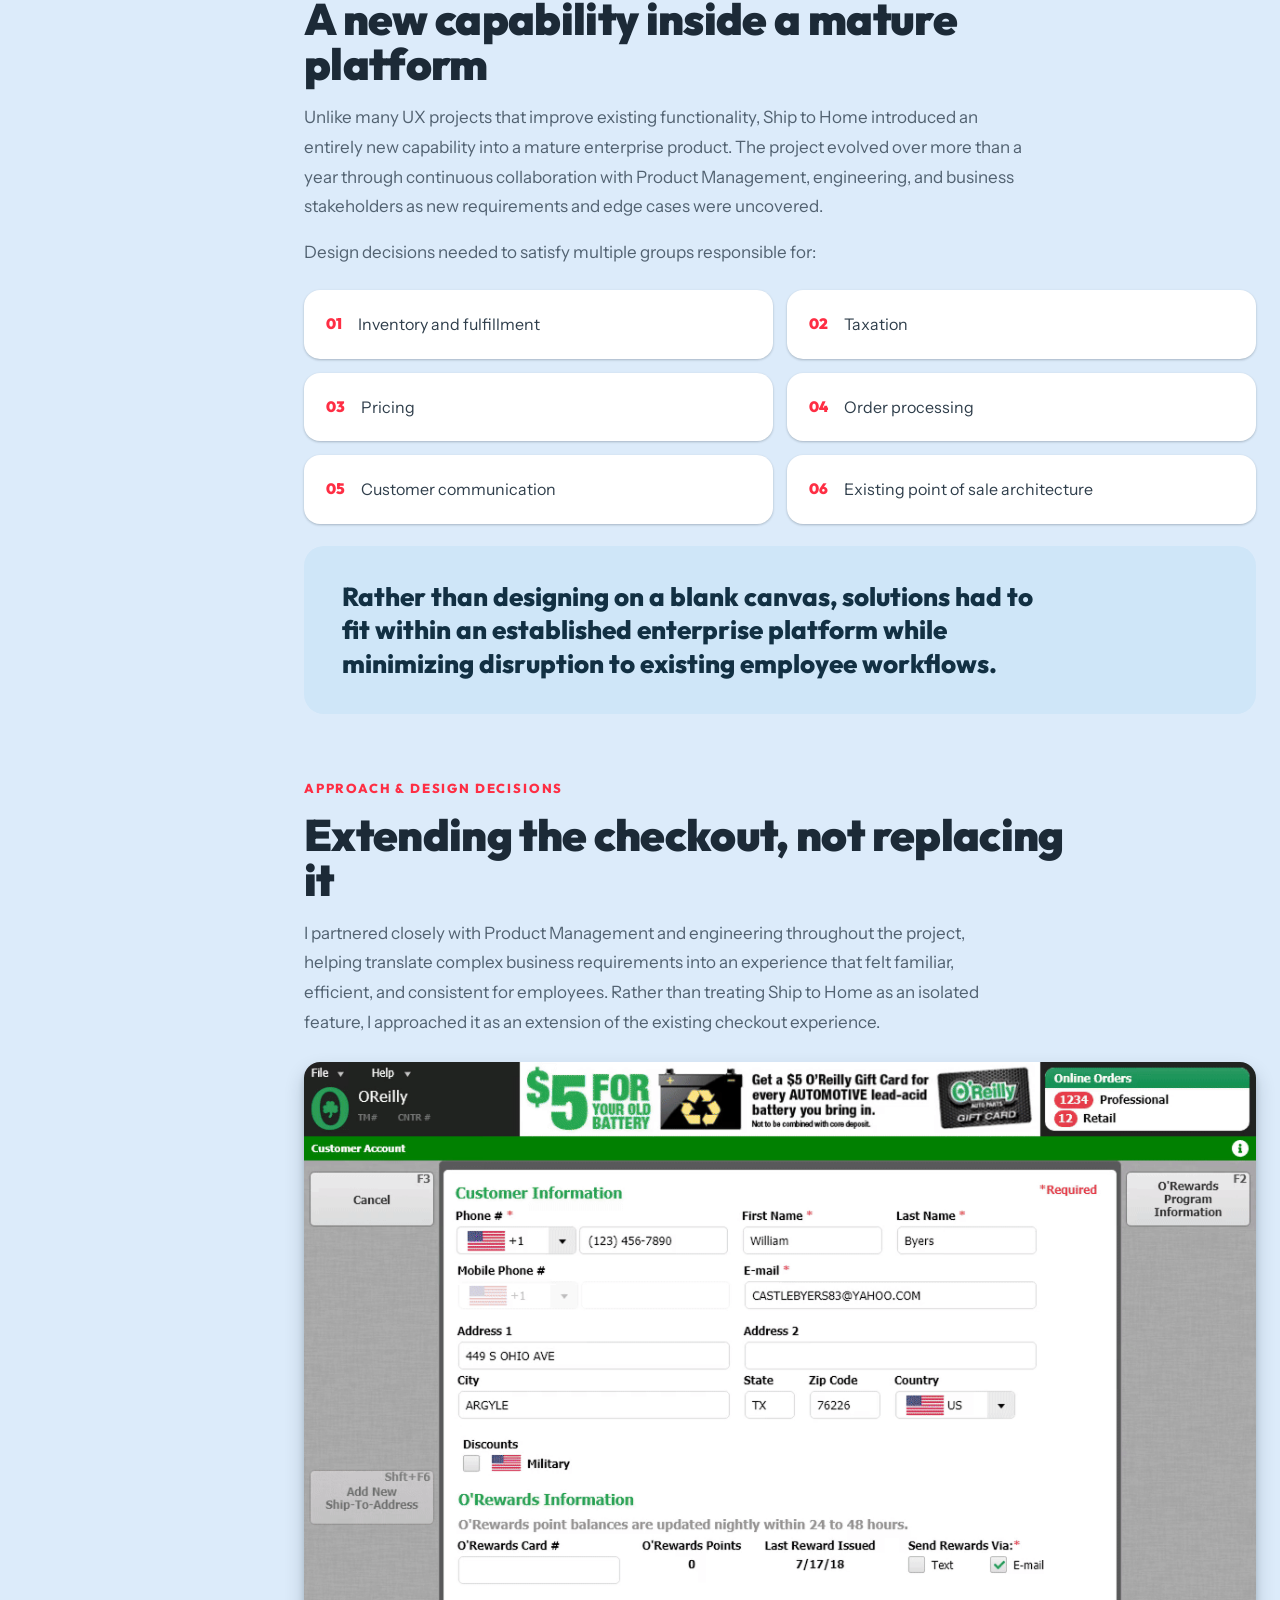
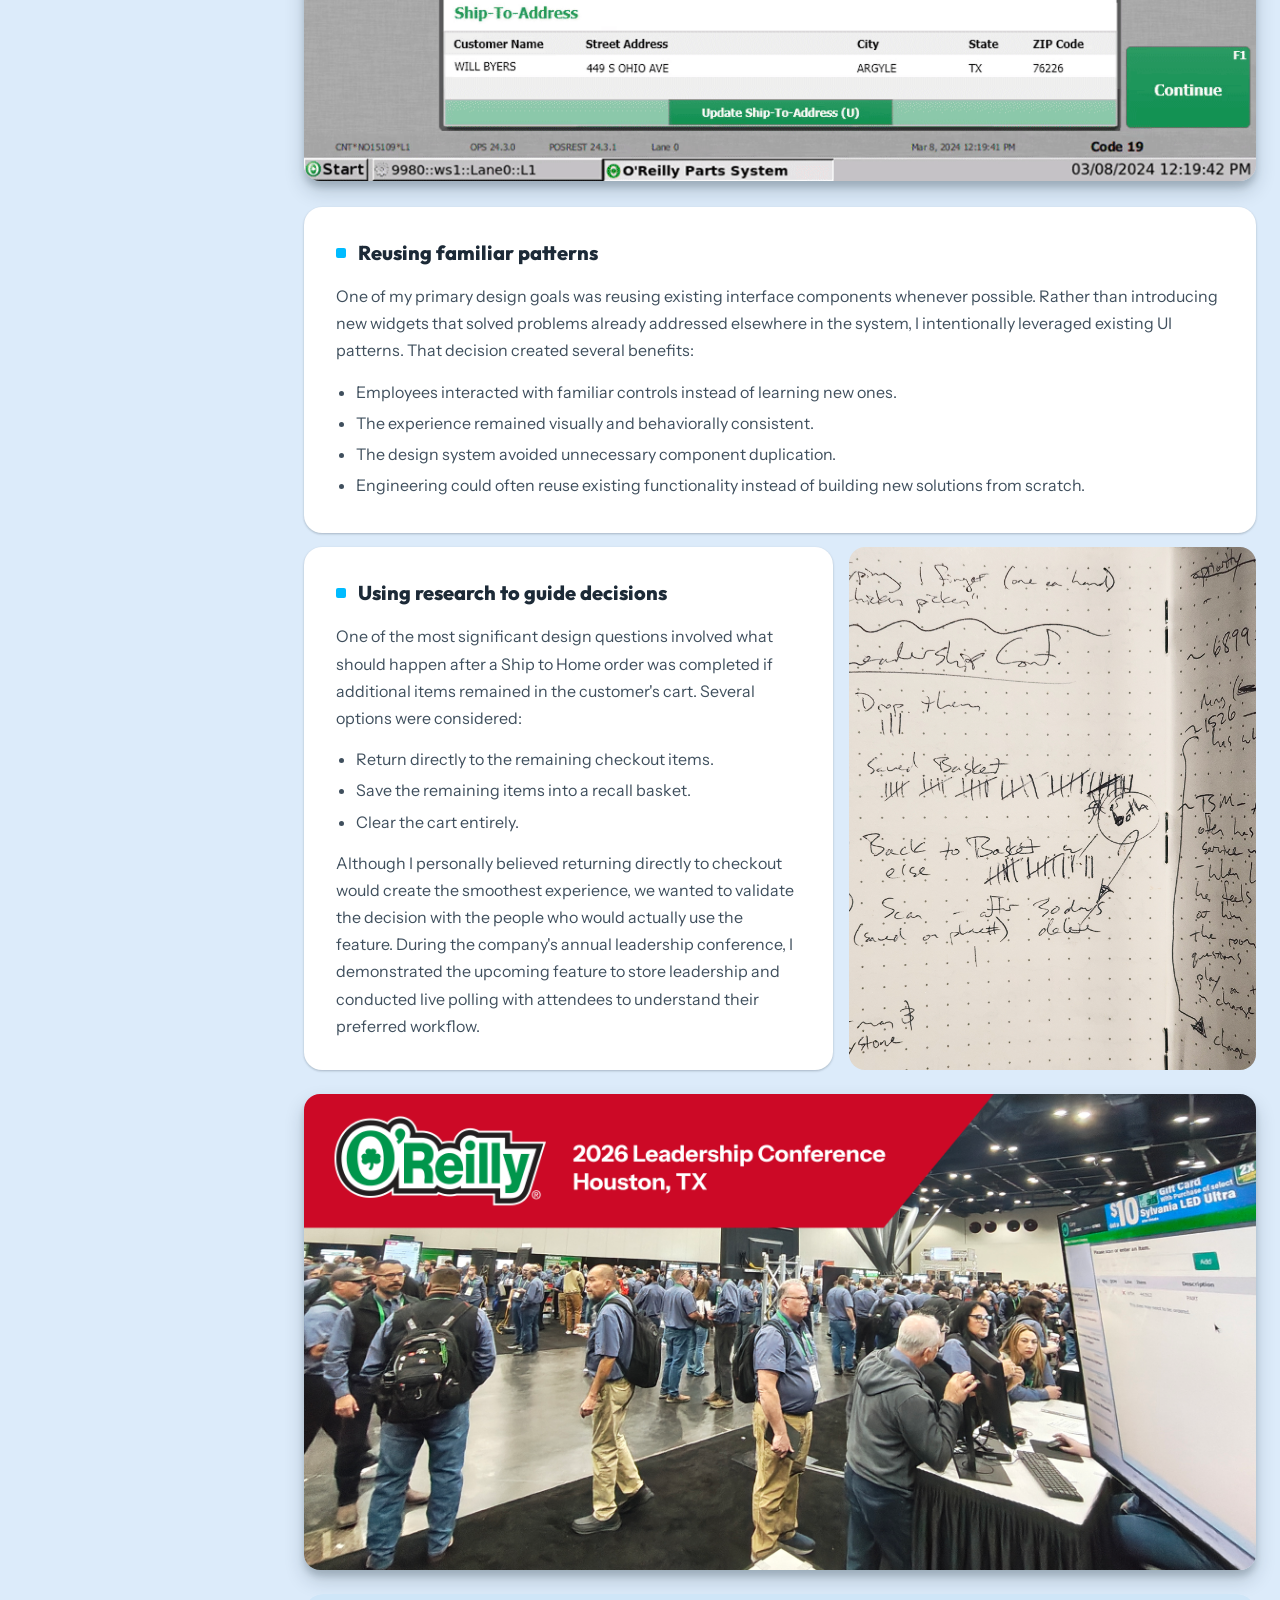
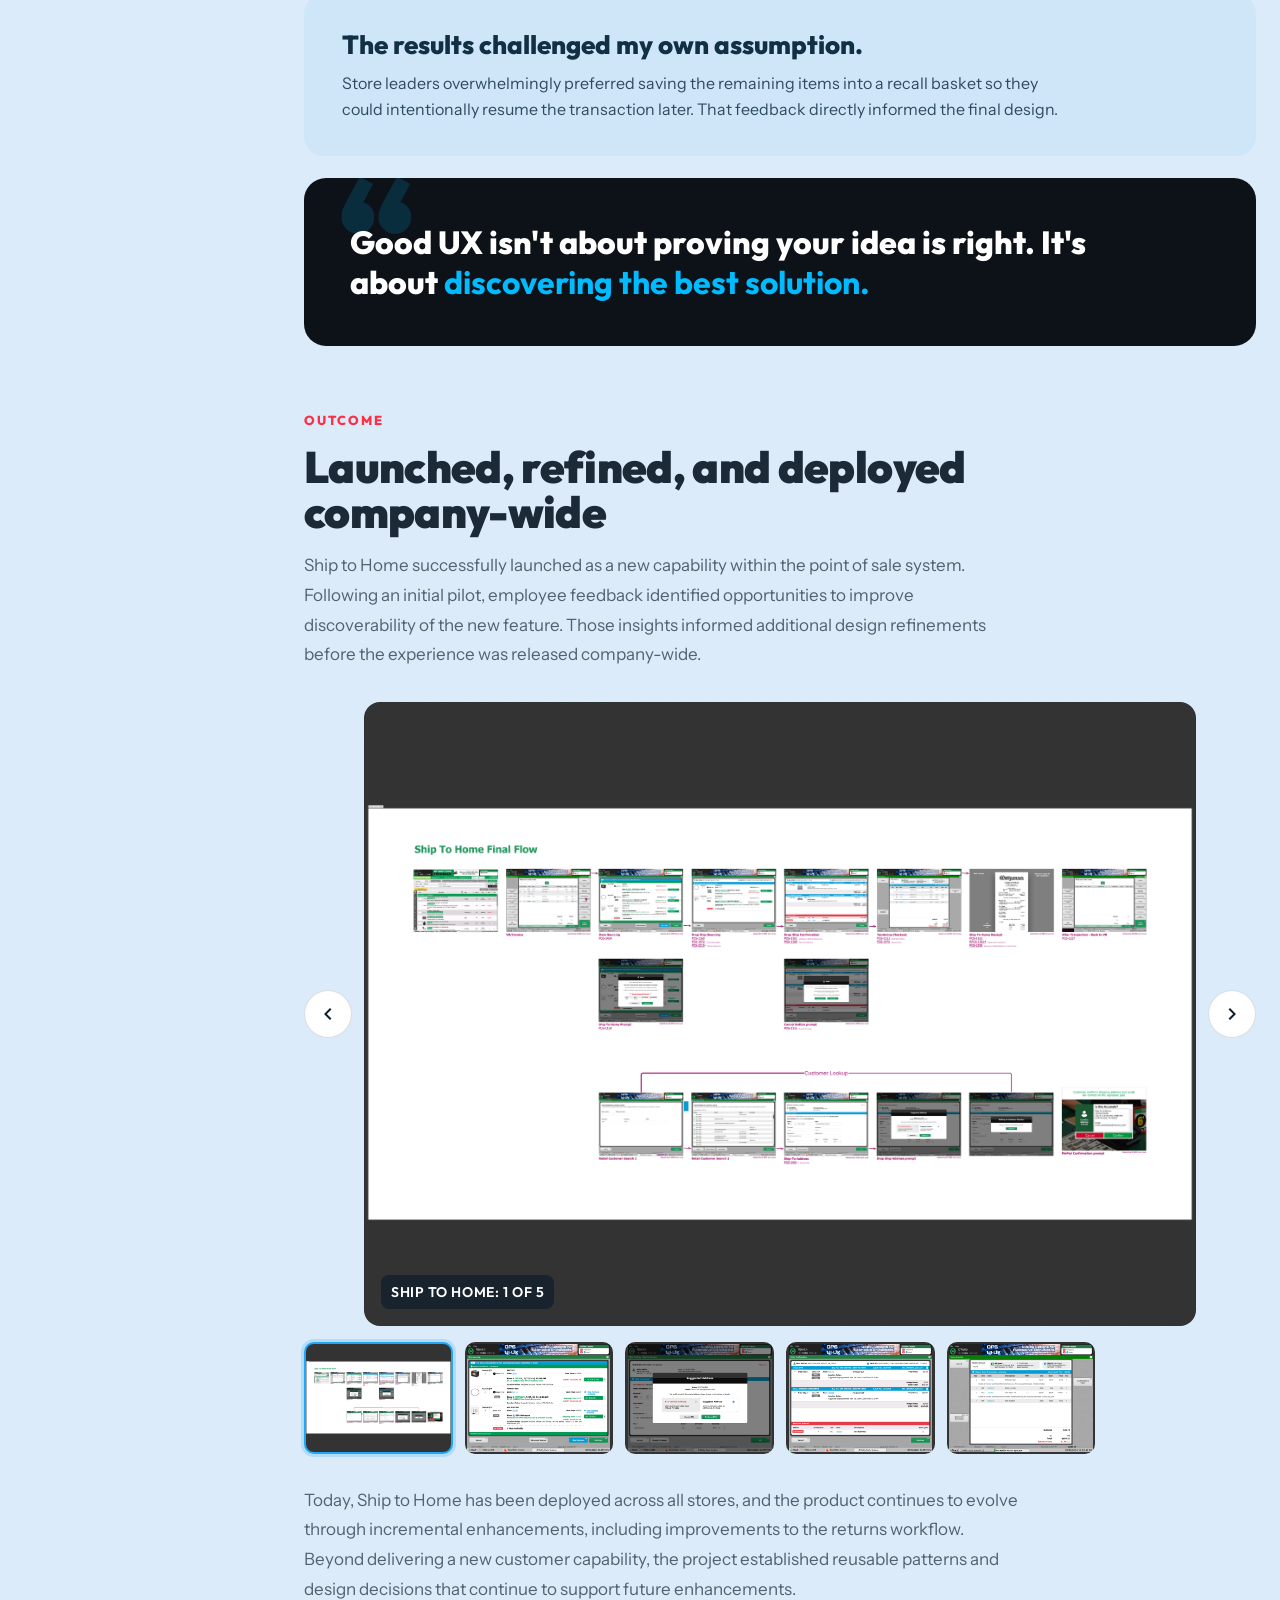
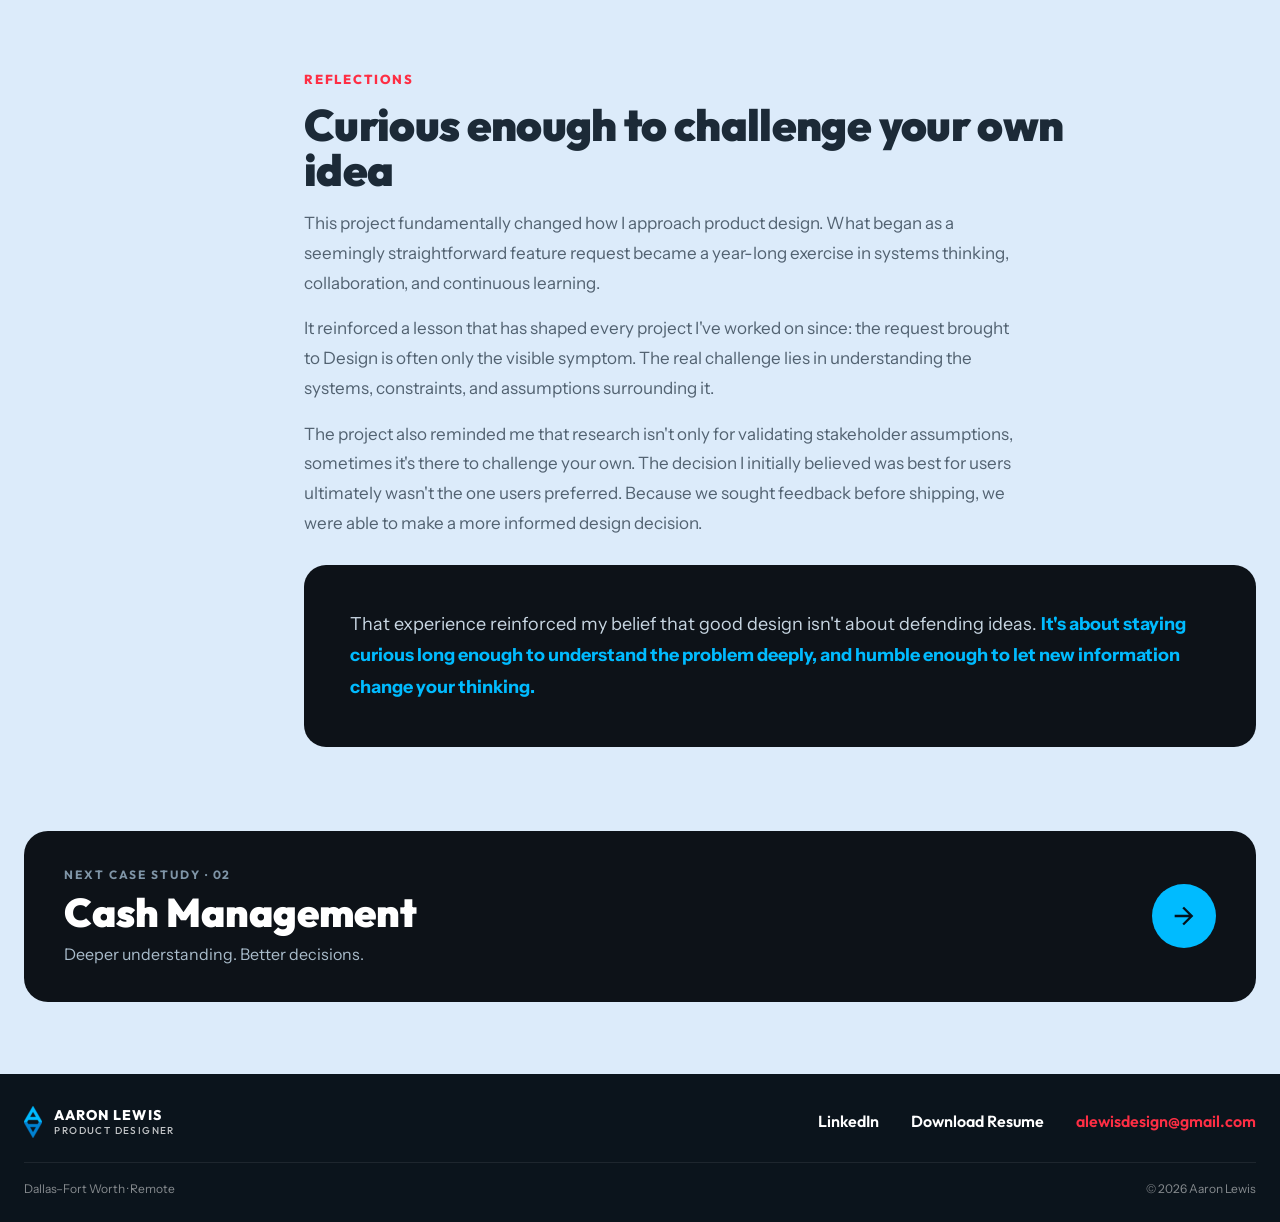
<file: ship-to-home.html>
<!doctype html>
<html lang="en">
  <head>
    <meta charset="utf-8" />
    <meta name="viewport" content="width=device-width, initial-scale=1" />
    <title>Ship to Home: Aaron Lewis Case Study</title>
    <meta
      name="description"
      content="Case study: Designing a new Ship to Home experience for O'Reilly Auto Parts inside an existing enterprise point of sale system."
    />
    <link rel="preconnect" href="https://fonts.googleapis.com" />
    <link rel="preconnect" href="https://fonts.gstatic.com" crossorigin />
    <link
      href="https://fonts.googleapis.com/css2?family=Outfit:wght@400;500;600;700;800;900&family=Instrument+Sans:wght@400;500;600&display=swap"
      rel="stylesheet"
    />
    <link rel="icon" type="image/svg+xml" href="./favicon.svg" />
    <link rel="stylesheet" href="./styles.css?v=8.2" />
  </head>
  <body class="cs-page">
    <!-- HEADER -->
    <header class="site-header">
      <div class="container header-inner">
        <a class="brand" href="index.html">
          <span class="brand-mark" aria-hidden="true">
            <img src="./assets/AA_logo-colors.svg" alt="" />
          </span>
          <span class="brand-text">
            <span class="brand-name">AARON LEWIS</span>
            <span class="brand-role">PRODUCT DESIGNER</span>
          </span>
        </a>
        <button
          class="nav-toggle"
          type="button"
          aria-label="Toggle menu"
          aria-expanded="false"
          aria-controls="primary-nav"
        >
          <span class="nav-toggle-bar"></span>
          <span class="nav-toggle-bar"></span>
          <span class="nav-toggle-bar"></span>
        </button>
        <nav id="primary-nav" class="site-nav" aria-label="Primary">
          <div class="nav-item has-dropdown">
            <button type="button" class="nav-link nav-dropdown-toggle" aria-expanded="false" aria-controls="cs-menu">
              Case Studies
              <svg class="mdi" viewBox="0 0 24 24" aria-hidden="true">
                <path d="M7.41 8.59 12 13.17l4.59-4.58L18 10l-6 6-6-6z" />
              </svg>
            </button>
            <div id="cs-menu" class="nav-dropdown" role="menu">
              <a href="ship-to-home.html" role="menuitem">Ship to Home</a>
              <a href="cash-management.html" role="menuitem">Cash Management</a>
              <a href="future-point-of-sale.html" role="menuitem">Future Point of Sale</a>
              <a href="drift-design-system.html" role="menuitem">Drift Design System</a>
              <a href="selected-visual-work.html" role="menuitem">Selected Visual Work</a>
            </div>
          </div>
          <a href="about.html" target="_top">About</a>
        </nav>
      </div>
    </header>

    <main class="container cs-main">
      <!-- HERO CARD -->
      <section class="cs-hero card card--light">
        <span class="cs-hero-watermark" aria-hidden="true">01</span>
        <span class="cs-badge">ENTERPRISE CHECKOUT INTEGRATION</span>
        <h1 class="cs-hero-title">Ship to <br />Home</h1>
        <p class="cs-hero-tagline">
          The first problem is
          <span class="cs-accent">never the whole problem.</span>
        </p>
        <p class="cs-hero-summary">
          Designed a new Ship to Home experience for O'Reilly Auto Parts that balanced customer expectations,
          operational complexity, and technical constraints while integrating seamlessly into an existing enterprise
          point of sale system.
        </p>

        <div class="cs-meta-grid">
          <div class="cs-meta-card">
            <div class="cs-meta-label">ROLE</div>
            <div class="cs-meta-value">Sr. UX &amp; Product Designer</div>
          </div>
          <div class="cs-meta-card">
            <div class="cs-meta-label">PLATFORM</div>
            <div class="cs-meta-value">Enterprise POS</div>
          </div>
          <div class="cs-meta-card">
            <div class="cs-meta-label">RETAILER</div>
            <div class="cs-meta-value">O'Reilly Auto Parts</div>
          </div>
          <div class="cs-meta-card">
            <div class="cs-meta-label">FOCUS</div>
            <div class="cs-meta-value">Checkout &amp; fulfillment</div>
          </div>
        </div>

        <div
          class="cs-hero-image"
          role="img"
          aria-label="Ship to Home: POS checkout screen"
          style="background-image: url('./assets/Ship_to_Home_POS_checkout_screen.png'); background-size: cover; background-position: center;"
        ></div>
      </section>

      <!-- BODY: sticky rail + sections -->
      <div class="cs-body">
        <aside class="cs-rail" aria-label="On this page">
          <div class="cs-rail-label">ON THIS PAGE</div>
          <nav class="cs-rail-nav">
            <a href="#summary" data-navlink="summary" class="cs-rail-link is-active">Summary</a>
            <a href="#problem" data-navlink="problem" class="cs-rail-link">Problem</a>
            <a href="#constraints" data-navlink="constraints" class="cs-rail-link">Constraints</a>
            <a href="#approach" data-navlink="approach" class="cs-rail-link">Approach</a>
            <a href="#outcome" data-navlink="outcome" class="cs-rail-link">Outcome</a>
            <a href="#reflections" data-navlink="reflections" class="cs-rail-link">Reflections</a>
          </nav>
          <div class="cs-rail-callout">
            <div class="cs-rail-callout-label">STAKEHOLDERS</div>
            <div class="cs-rail-callout-value">
              Product Management · Engineering · Store Operations · Store Leadership
            </div>
          </div>
        </aside>

        <div class="cs-content">
          <!-- SUMMARY -->
          <section id="summary" data-section="summary" class="cs-section">
            <div class="cs-eyebrow">SUMMARY</div>
            <h2 class="cs-h2">The first problem is never the whole problem.</h2>
            <p class="cs-lead">
              Designed a new Ship to Home experience for O'Reilly Auto Parts that balanced customer expectations,
              operational complexity, and technical constraints while integrating seamlessly into an existing enterprise
              point of sale system.
            </p>

            <div class="cs-stat-grid">
              <div class="cs-stat">
                <div class="cs-stat-num">1+ YR</div>
                <div class="cs-stat-label">of continuous collaboration to launch</div>
              </div>
              <div class="cs-stat">
                <div class="cs-stat-num">6</div>
                <div class="cs-stat-label">stakeholder groups aligned</div>
              </div>
              <div class="cs-stat cs-stat--dark">
                <div class="cs-stat-num">3</div>
                <div class="cs-stat-label">post-checkout flows tested with users</div>
              </div>
              <div class="cs-stat">
                <div class="cs-stat-num">All</div>
                <div class="cs-stat-label">stores deployed company-wide</div>
              </div>
            </div>
          </section>

          <!-- PROBLEM -->
          <section id="problem" data-section="problem" class="cs-section">
            <div class="cs-eyebrow">PROBLEM</div>
            <h2 class="cs-h2">Complexity hides beneath simple requests</h2>
            <p class="cs-lead">
              When a customer couldn't find the part they needed in the store, employees had no integrated way to order
              it for home delivery through the point of sale. The business set out to introduce a new Ship to Home
              capability that would allow employees to complete those purchases without leaving the checkout workflow.
            </p>
            <p>
              Initially, the project appeared to be a straightforward feature request. As discovery progressed, however,
              it became clear that shipping a product touched nearly every part of the checkout experience, introducing
              questions around inventory availability, fulfillment, taxation, pricing, order management, customer
              communication, and what should happen to the rest of the customer's cart after a shipping order was
              completed.
            </p>

            <img
              class="cs-figure cs-figure-img"
              src="./assets/journey_map_combined.png"
              alt="Special-order part journey map comparing the current in-store pickup flow with the new Ship to Home opportunity flow"
            />

            <div class="cs-quote-dark">
              <span class="cs-quote-mark" aria-hidden="true">“</span>
              <p>
                The challenge wasn't designing a shipping screen. It was integrating an entirely
                <span class="cs-accent">new purchasing model</span> into an existing checkout experience.
              </p>
            </div>
          </section>

          <!-- CONSTRAINTS -->
          <section id="constraints" data-section="constraints" class="cs-section">
            <div class="cs-eyebrow">CONSTRAINTS</div>
            <h2 class="cs-h2">A new capability inside a mature platform</h2>
            <p class="cs-lead">
              Unlike many UX projects that improve existing functionality, Ship to Home introduced an entirely new
              capability into a mature enterprise product. The project evolved over more than a year through continuous
              collaboration with Product Management, engineering, and business stakeholders as new requirements and edge
              cases were uncovered.
            </p>
            <p>Design decisions needed to satisfy multiple groups responsible for:</p>

            <div class="cs-num-grid">
              <div class="cs-num-item">
                <span class="cs-num-marker">01</span>
                <p>Inventory and fulfillment</p>
              </div>
              <div class="cs-num-item">
                <span class="cs-num-marker">02</span>
                <p>Taxation</p>
              </div>
              <div class="cs-num-item">
                <span class="cs-num-marker">03</span>
                <p>Pricing</p>
              </div>
              <div class="cs-num-item">
                <span class="cs-num-marker">04</span>
                <p>Order processing</p>
              </div>
              <div class="cs-num-item">
                <span class="cs-num-marker">05</span>
                <p>Customer communication</p>
              </div>
              <div class="cs-num-item">
                <span class="cs-num-marker">06</span>
                <p>Existing point of sale architecture</p>
              </div>
            </div>

            <div class="cs-callout-blue">
              <p>
                Rather than designing on a blank canvas, solutions had to fit within an established enterprise platform
                while minimizing disruption to existing employee workflows.
              </p>
            </div>
          </section>

          <!-- APPROACH -->
          <section id="approach" data-section="approach" class="cs-section">
            <div class="cs-eyebrow">APPROACH &amp; DESIGN DECISIONS</div>
            <h2 class="cs-h2">Extending the checkout, not replacing it</h2>
            <p class="cs-lead">
              I partnered closely with Product Management and engineering throughout the project, helping translate
              complex business requirements into an experience that felt familiar, efficient, and consistent for
              employees. Rather than treating Ship to Home as an isolated feature, I approached it as an extension of
              the existing checkout experience.
            </p>

            <img
              class="cs-fullwidth-img"
              src="./assets/ship_to_address_designs.gif"
              alt="Animated walkthrough of the Ship-To-Address update flow in the POS"
            />

            <div class="cs-subcard">
              <div class="cs-subcard-head">
                <span class="cs-subcard-dot" aria-hidden="true"></span>
                <h3>Reusing familiar patterns</h3>
              </div>
              <p>
                One of my primary design goals was reusing existing interface components whenever possible. Rather than
                introducing new widgets that solved problems already addressed elsewhere in the system, I intentionally
                leveraged existing UI patterns. That decision created several benefits:
              </p>
              <ul>
                <li>Employees interacted with familiar controls instead of learning new ones.</li>
                <li>The experience remained visually and behaviorally consistent.</li>
                <li>The design system avoided unnecessary component duplication.</li>
                <li>
                  Engineering could often reuse existing functionality instead of building new solutions from scratch.
                </li>
              </ul>
            </div>

            <div class="cs-split">
              <div class="cs-subcard">
                <div class="cs-subcard-head">
                  <span class="cs-subcard-dot" aria-hidden="true"></span>
                  <h3>Using research to guide decisions</h3>
                </div>
                <p>
                  One of the most significant design questions involved what should happen after a Ship to Home order
                  was completed if additional items remained in the customer's cart. Several options were considered:
                </p>
                <ul>
                  <li>Return directly to the remaining checkout items.</li>
                  <li>Save the remaining items into a recall basket.</li>
                  <li>Clear the cart entirely.</li>
                </ul>
                <p>
                  Although I personally believed returning directly to checkout would create the smoothest experience,
                  we wanted to validate the decision with the people who would actually use the feature. During the
                  company's annual leadership conference, I demonstrated the upcoming feature to store leadership and
                  conducted live polling with attendees to understand their preferred workflow.
                </p>
              </div>
              <div
                class="cs-split-image"
                role="img"
                aria-label="Live polling notebook page from leadership conference"
                style="background-image: url('./assets/Poll_at_Leadership_Conf.png'); background-size: cover; background-position: center;"
              ></div>
            </div>

            <img
              class="cs-fullwidth-img"
              src="./assets/Leadership_Conf_4.png"
              alt="2026 Leadership Conference in Houston, TX — attendees testing the new POS demo"
            />

            <div class="cs-callout-blue">

              <p class="cs-callout-heading">The results challenged my own assumption.</p>
              <p>
                Store leaders overwhelmingly preferred saving the remaining items into a recall basket so they could
                intentionally resume the transaction later. That feedback directly informed the final design.
              </p>
            </div>

            <div class="cs-quote-dark">
              <span class="cs-quote-mark" aria-hidden="true">“</span>
              <p>
                Good UX isn't about proving your idea is right. It's about
                <span class="cs-accent">discovering the best solution.</span>
              </p>
            </div>
          </section>

          <!-- OUTCOME -->
          <section id="outcome" data-section="outcome" class="cs-section">
            <div class="cs-eyebrow">OUTCOME</div>
            <h2 class="cs-h2">Launched, refined, and deployed company-wide</h2>
            <p class="cs-lead">
              Ship to Home successfully launched as a new capability within the point of sale system. Following an
              initial pilot, employee feedback identified opportunities to improve discoverability of the new feature.
              Those insights informed additional design refinements before the experience was released company-wide.
            </p>
            <div class="ba-carousel ba-carousel--contain" aria-label="Ship to Home final screens">
              <div class="ba-stage">
                <button class="ba-nav ba-prev" type="button" aria-label="Previous screen">
                  <svg class="mdi" viewBox="0 0 24 24" aria-hidden="true">
                    <path fill="currentColor" d="M15.41 16.59 10.83 12l4.58-4.59L14 6l-6 6 6 6z" />
                  </svg>
                </button>
                <div class="ba-viewer placeholder-img" role="img" aria-live="polite">
                  <span class="ba-caption">Ship to Home: 1 of 5</span>
                </div>
                <button class="ba-nav ba-next" type="button" aria-label="Next screen">
                  <svg class="mdi" viewBox="0 0 24 24" aria-hidden="true">
                    <path fill="currentColor" d="M8.59 16.59 13.17 12 8.59 7.41 10 6l6 6-6 6z" />
                  </svg>
                </button>
              </div>
              <div class="ba-thumbs" role="tablist">
                <button class="ba-thumb is-active" type="button" role="tab" aria-selected="true" data-index="0" data-src="./assets/Ship_To_Home_1_-_Final_Flow.png" data-caption="Ship to Home: 1 of 5"><span>01</span></button>
                <button class="ba-thumb" type="button" role="tab" aria-selected="false" data-index="1" data-src="./assets/Ship_To_Home_2_-_Sourcing.png" data-caption="Ship to Home: 2 of 5"><span>02</span></button>
                <button class="ba-thumb" type="button" role="tab" aria-selected="false" data-index="2" data-src="./assets/Ship_To_Home_3_-_Verify_Address.png" data-caption="Ship to Home: 3 of 5"><span>03</span></button>
                <button class="ba-thumb" type="button" role="tab" aria-selected="false" data-index="3" data-src="./assets/ship_to_home_4.png" data-caption="Ship to Home: 4 of 5"><span>04</span></button>
                <button class="ba-thumb" type="button" role="tab" aria-selected="false" data-index="4" data-src="./assets/ship_to_home_5_-_tendering.png" data-caption="Ship to Home: 5 of 5"><span>05</span></button>
              </div>
            </div>

            <p>
              Today, Ship to Home has been deployed across all stores, and the product continues to evolve through
              incremental enhancements, including improvements to the returns workflow. Beyond delivering a new customer
              capability, the project established reusable patterns and design decisions that continue to support future
              enhancements.
            </p>
          </section>

          <!-- REFLECTIONS -->
          <section id="reflections" data-section="reflections" class="cs-section">
            <div class="cs-eyebrow">REFLECTIONS</div>
            <h2 class="cs-h2">Curious enough to challenge your own idea</h2>
            <p class="cs-lead">
              This project fundamentally changed how I approach product design. What began as a seemingly
              straightforward feature request became a year-long exercise in systems thinking, collaboration, and
              continuous learning.
            </p>
            <p>
              It reinforced a lesson that has shaped every project I've worked on since: the request brought to Design
              is often only the visible symptom. The real challenge lies in understanding the systems, constraints, and
              assumptions surrounding it.
            </p>
            <p>
              The project also reminded me that research isn't only for validating stakeholder assumptions, sometimes
              it's there to challenge your own. The decision I initially believed was best for users ultimately wasn't
              the one users preferred. Because we sought feedback before shipping, we were able to make a more informed
              design decision.
            </p>

            <div class="cs-reflect-dark">
              <p>
                That experience reinforced my belief that good design isn't about defending ideas.
                <span class="cs-accent">
                  It's about staying curious long enough to understand the problem deeply, and humble enough to let new
                  information change your thinking.
                </span>
              </p>
            </div>
          </section>
        </div>
      </div>

      <!-- NEXT CASE STUDY -->
      <a href="cash-management.html" class="cs-nextup">
        <div>
          <div class="cs-nextup-eyebrow">NEXT CASE STUDY · 02</div>
          <div class="cs-nextup-title">Cash Management</div>
          <div class="cs-nextup-sub">Deeper understanding. Better decisions.</div>
        </div>
        <span class="cs-nextup-arrow" aria-hidden="true"
          ><svg class="mdi" viewBox="0 0 24 24" aria-hidden="true">
            <path d="M4 11h12.17l-5.59-5.59L12 4l8 8-8 8-1.41-1.41L16.17 13H4z" /></svg
        ></span>
      </a>
    </main>

    <!-- FOOTER -->
    <footer id="contact" class="site-footer">
      <div class="container footer-inner">
        <div class="grid-12 footer-row">
          <div class="col-6 footer-brand-col">
            <a class="brand" href="index.html">
              <span class="brand-mark" aria-hidden="true">
                <img src="./assets/AA_logo-colors.svg" alt="" />
              </span>
              <span class="brand-text">
                <span class="brand-name">AARON LEWIS</span>
                <span class="brand-role">PRODUCT DESIGNER</span>
              </span>
            </a>
          </div>
          <div class="col-6 footer-nav-col">
            <nav class="footer-nav" aria-label="Footer">
              <a href="https://www.linkedin.com/in/aldsgn/" target="_blank" rel="noopener noreferrer">LinkedIn</a>
              <a
                href="./assets/Aaron-Lewis-Resume.pdf"
                target="_blank"
                rel="noopener noreferrer"
                >Download Resume</a
              >
              <a href="mailto:alewisdesign@gmail.com" class="email-red">alewisdesign@gmail.com</a>
            </nav>
          </div>
        </div>
        <div class="footer-fine">
          <span>Dallas–Fort Worth · Remote</span>
          <span>© <span id="year">2026</span> Aaron Lewis</span>
        </div>
      </div>
    </footer>

    <script src="./script.js?v=8.2" defer></script>
  </body>
</html>
</file>
<file: styles.css>
/* ==========================================================================
   Aaron Lewis — Portfolio Home10
   Design system v1.
     Colors:
       Snow White  #FFFFFF   default white
       Powder      #DCEBFA   pale blue background
       Martigan    #00BBFF   brand blue on dark
       BlueJay     #0082D2   brand blue on white
       Midnight    #1C2A37   dark background/ink
       Amaranth    #FE2E44   brand accent
     Type: Outfit (display + UI), Instrument Sans (body). Body 18px.
     Grid: 12-column only. Container max-width 1440px.
     Spacing: 4/8px increments.
     Elevation: Material Design 2 shadows on cards.
   ========================================================================== */

:root {
  /* Palette */
  --snow: #ffffff;
  --powder: #dcebfa;
  --martigan: #00bbff;
  --bluejay: #0082d2;
  --midnight: #1c2a37;
  --amaranth: #fe2e44;
  --three-am: #0b141c;
  --charcoal: #1a1a1a;
  --mint: #77c98f;

  /* Semantic tokens */
  --bg: var(--powder);
  --ink: var(--midnight);
  --card: var(--snow);
  --card-soft: var(--powder);
  --brand-blue: var(--bluejay); /* on light */
  --brand-blue-dark: var(--martigan); /* on dark */
  --brand-red: var(--amaranth);
  --text: var(--midnight);
  --muted: #6b7280;
  --white: var(--snow);
  --hero-name: var(--bluejay);
  --hero-name-size: clamp(72px, 10vw, 108px);

  /* Type */
  --font-display: "Outfit", system-ui, -apple-system, Segoe UI, sans-serif;
  --font-body: "Instrument Sans", system-ui, -apple-system, Segoe UI, sans-serif;

  /* Shape + spacing (4/8 pixel increments) */
  --radius: 24px;
  --radius-sm: 16px;
  --gap: 24px;
  --pad: 48px;
  --pad-sm: 24px;
  --container: 1440px;

  /* MD2 elevation shadows */
  --elev-1: 0 1px 2px rgba(14, 30, 44, 0.14), 0 1px 3px rgba(14, 30, 44, 0.12);
  --elev-2: 0 3px 6px rgba(14, 30, 44, 0.16), 0 3px 6px rgba(14, 30, 44, 0.12);
  --elev-4: 0 10px 20px rgba(14, 30, 44, 0.19), 0 6px 6px rgba(14, 30, 44, 0.16);
  --elev-8: 0 14px 28px rgba(14, 30, 44, 0.2), 0 10px 10px rgba(14, 30, 44, 0.18);
  --elev-16: 0 24px 48px rgba(14, 30, 44, 0.24), 0 18px 18px rgba(14, 30, 44, 0.2);
}

* {
  box-sizing: border-box;
}

html,
body {
  margin: 0;
  padding: 0;
}

body {
  background: var(--bg);
  color: var(--text);
  font-family: var(--font-body);
  font-size: 18px;
  line-height: 1.6;
  -webkit-font-smoothing: antialiased;
}

h1,
h2,
h3,
h4,
.display,
.eyebrow,
.brand-name,
.brand-role,
.nav-cta,
.site-nav a,
.pill,
.case-title,
.case-num,
.stat-num,
.stat-label,
.banner-link,
.footer-nav a,
.hero-name,
.hero-role {
  font-family: var(--font-display);
}

a {
  color: inherit;
  text-decoration: none;
}

.no-break {
  white-space: nowrap;
}

/* Layout ------------------------------------------------------------------ */

.container {
  width: 100%;
  max-width: var(--container);
  margin: 0 auto;
  padding: 0 24px;
}

.stack > * + * {
  margin-top: var(--gap);
}
.stack {
  padding-top: var(--gap);
  padding-bottom: var(--gap);
}

/* 12-column grid — the ONLY width system in use. */
.grid-12 {
  display: grid;
  grid-template-columns: repeat(12, minmax(0, 1fr));
  gap: var(--gap);
}
.col-1 {
  grid-column: span 1;
}
.col-2 {
  grid-column: span 2;
}
.col-3 {
  grid-column: span 3;
}
.col-4 {
  grid-column: span 4;
}
.col-5 {
  grid-column: span 5;
}
.col-6 {
  grid-column: span 6;
}
.col-7 {
  grid-column: span 7;
}
.col-8 {
  grid-column: span 8;
}
.col-9 {
  grid-column: span 9;
}
.col-10 {
  grid-column: span 10;
}
.col-11 {
  grid-column: span 11;
}
.col-12 {
  grid-column: span 12;
}

/* Mobile stacking rules:
   - col-3 (1/4 desktop) -> col-6 (1/2 mobile)
   - col-4 (1/3 desktop) and col-6 (1/2 desktop) -> col-12 (full mobile)
   - col-1..2, 5, 7..11 default to full width on mobile too. */
@media (max-width: 768px) {
  :root {
    --pad: var(--pad-sm);
  }
  .grid-12 > .col-3 {
    grid-column: span 6;
  }
  .grid-12 > .col-1,
  .grid-12 > .col-2,
  .grid-12 > .col-4,
  .grid-12 > .col-5,
  .grid-12 > .col-6,
  .grid-12 > .col-7,
  .grid-12 > .col-8,
  .grid-12 > .col-9,
  .grid-12 > .col-10,
  .grid-12 > .col-11 {
    grid-column: span 12;
  }
}

/* Cards ------------------------------------------------------------------- */

.card {
  border-radius: var(--radius);
  padding: var(--pad);
  background: var(--card);
  box-shadow: var(--elev-4);
}
.card--light {
  background: var(--card);
  color: var(--text);
}
.card--dark {
  background: var(--ink);
  color: var(--white);
}

/* Header ------------------------------------------------------------------ */

.site-header {
  background: var(--ink);
  color: var(--white);
}
.header-inner {
  display: flex;
  align-items: center;
  justify-content: space-between;
  gap: var(--gap);
  padding-top: 16px;
  padding-bottom: 16px;
  flex-wrap: wrap;
}

.brand {
  display: inline-flex;
  align-items: center;
  gap: 12px;
}
.brand-mark {
  height: 32px;
  width: auto;
  display: inline-block;
}
.brand-mark img {
  height: 100%;
  width: auto;
  display: block;
}
.brand-text {
  display: flex;
  flex-direction: column;
  line-height: 1;
}
.brand-name {
  font-weight: 800;
  font-size: 14px;
  letter-spacing: 0.08em;
}
.brand-role {
  font-weight: 500;
  font-size: 10px;
  letter-spacing: 0.14em;
  opacity: 0.75;
  margin-top: 4px;
}

.site-nav {
  display: flex;
  align-items: center;
  gap: 32px;
}
.site-nav a,
.site-nav .nav-link {
  font-weight: 600;
  font-size: 16px;
  color: var(--white);
  transition: opacity 0.2s;
  background: none;
  border: 0;
  padding: 0;
  cursor: pointer;
  font-family: var(--font-display);
}
.site-nav a:hover,
.site-nav .nav-link:hover {
  opacity: 0.75;
}

/* Dropdown */
.nav-item.has-dropdown {
  position: relative;
}
.nav-dropdown {
  position: absolute;
  top: calc(100% + 12px);
  left: 0;
  min-width: 224px;
  background: var(--white);
  color: var(--text);
  border-radius: 16px;
  padding: 8px;
  display: none;
  flex-direction: column;
  box-shadow: var(--elev-8);
  z-index: 20;
}
/* Invisible hover bridge so the menu doesn't close when crossing the gap */
.nav-dropdown::before {
  content: "";
  position: absolute;
  left: 0;
  right: 0;
  top: -12px;
  height: 12px;
}
.nav-dropdown a {
  color: var(--text);
  padding: 8px 16px;
  border-radius: 8px;
  font-size: 14px;
  font-weight: 600;
}
.nav-dropdown a:hover {
  background: var(--card-soft);
  opacity: 1;
}
.nav-item.has-dropdown:hover .nav-dropdown,
.nav-item.has-dropdown:focus-within .nav-dropdown,
.nav-dropdown.is-open {
  display: flex;
}

/* Hamburger */
.nav-toggle {
  display: none;
  background: none;
  border: 0;
  padding: 8px;
  cursor: pointer;
  flex-direction: column;
  gap: 4px;
}
.nav-toggle-bar {
  display: block;
  width: 24px;
  height: 2px;
  background: var(--white);
  border-radius: 2px;
}

/* Hero -------------------------------------------------------------------- */

.hero .grid-12 {
  align-items: center;
}

.hero-lockup {
  display: flex;
  align-items: center;
  gap: 16px;
}
.hero-logo {
  height: calc(var(--hero-name-size) * 1.8);
  width: auto;
  flex-shrink: 0;
}
.hero-logo img {
  height: 100%;
  width: auto;
  display: block;
}

.hero-name {
  margin: 0;
  font-family: var(--font-display);
  font-weight: 900;
  font-size: var(--hero-name-size);
  line-height: 0.9;
  color: var(--hero-name);
  letter-spacing: -0.02em;
}

.hero-role {
  margin: 16px 0 0;
  padding-left: 32px;
  font-weight: 700;
  letter-spacing: 0.05em;
  font-size: 24px;
  color: var(--text);
}

.hero-meta {
  margin-top: 32px;
  display: flex;
  flex-direction: column;
  align-items: flex-start;
  gap: 12px;
}
.hero-location {
  margin: 0;
  display: flex;
  gap: 12px;
  align-items: flex-start;
  font-size: 13px;
  letter-spacing: 0.04em;
}
.hero-pill {
  margin-left: 32px;
}
.hero-location strong {
  font-weight: 700;
}
.pin {
  color: var(--muted);
  display: inline-flex;
  align-items: center;
  line-height: 1;
}
.pin .mdi {
  width: 20px;
  height: 20px;
}

/* Material Design inline icons ------------------------------------------- */
.mdi {
  display: inline-block;
  width: 1em;
  height: 1em;
  fill: currentColor;
  vertical-align: -0.15em;
  flex-shrink: 0;
}
.nav-dropdown-toggle .mdi {
  width: 1.1em;
  height: 1.1em;
  margin-left: 2px;
  transition: transform 0.2s;
}
.nav-dropdown-toggle[aria-expanded="true"] .mdi {
  transform: rotate(180deg);
}
.banner-link .mdi,
.cs-nextup-arrow.mdi {
  width: 1.1em;
  height: 1.1em;
  vertical-align: -0.2em;
}
.email-muted {
  color: var(--muted);
  font-family: var(--font-body);
  letter-spacing: 0;
}

.hero-right {
  display: flex;
  justify-content: center;
  align-items: center;
}
.portrait {
  width: 100%;
  max-width: 384px;
  display: grid;
  place-items: center;
}
.portrait img {
  width: 100%;
  height: auto;
  object-fit: contain;
  display: block;
}

@media (max-width: 768px) {
  .hero-lockup {
    gap: 16px;
  }
}

/* Statement --------------------------------------------------------------- */

.display {
  font-family: var(--font-display);
  font-weight: 900;
  font-size: clamp(40px, 5vw, 68px);
  line-height: 1.05;
  letter-spacing: -0.02em;
  margin: 0;
}
.display--center {
  text-align: center;
}
/* accent-blue lives on dark backgrounds (statement + cares cards) */
.accent-blue {
  color: var(--brand-blue-dark);
}

.statement .lead {
  margin: 24px 0 0;
  color: #b7c4ce;
  font-size: 24px;
  max-width: 62ch;
}

/* Case studies ------------------------------------------------------------ */

.eyebrow {
  margin: 0 0 24px;
  font-weight: 700;
  font-size: 13px;
  letter-spacing: 0.14em;
  color: var(--text);
}

.row-cards {
  align-items: stretch;
}

.case-card {
  background: var(--card-soft);
  color: var(--text);
  border-radius: 16px;
  overflow: hidden;
  display: flex;
  flex-direction: column;
  cursor: pointer;
  outline: none;
  -webkit-tap-highlight-color: transparent;
  touch-action: manipulation;
  transition:
    transform 0.5s cubic-bezier(0.2, 0.7, 0.2, 1),
    box-shadow 0.5s cubic-bezier(0.2, 0.7, 0.2, 1),
    background-color 0.5s cubic-bezier(0.2, 0.7, 0.2, 1),
    color 0.5s cubic-bezier(0.2, 0.7, 0.2, 1);
  box-shadow: var(--elev-2);
}
.case-card:hover,
.case-card:focus-visible,
.case-card.is-lifted,
.case-card:active {
  transform: translateY(-8px);
  box-shadow: var(--elev-16);
  background: var(--ink);
  color: var(--white);
}
.case-card:hover .pill,
.case-card:focus-visible .pill,
.case-card.is-lifted .pill,
.case-card:active .pill {
  color: var(--white);
  background: rgba(255, 255, 255, 0.12);
  border-color: rgba(255, 255, 255, 0.28);
}

.case-thumb {
  aspect-ratio: 16 / 10;
  overflow: hidden;
  background: #0e1720;
}
.case-thumb img {
  width: 100%;
  height: 100%;
  object-fit: cover;
  display: block;
  transition: transform 300ms ease;
}
.case-card:hover .case-thumb img,
.case-card:focus-visible .case-thumb img,
.case-card.is-lifted .case-thumb img {
  transform: scale(1.03);
}

.case-body {
  padding: 24px;
  display: flex;
  flex-direction: column;
  gap: 8px;
  flex: 1;
}
.case-num {
  margin: 0;
  font-weight: 800;
  color: var(--brand-red);
  font-size: 14px;
}
.case-title {
  margin: 0;
  font-weight: 700;
  font-size: 24px;
  letter-spacing: -0.01em;
}
.case-desc {
  margin: 0 0 16px;
  color: inherit;
  opacity: 0.85;
  font-size: 18px;
}
.case-card .pill {
  align-self: flex-start;
  margin-top: auto;
}

/* Stats ------------------------------------------------------------------- */

.stats {
  padding: 40px 24px;
}
.stats-row {
  align-items: center;
}
.stat {
  display: flex;
  flex-direction: column;
  align-items: center;
  text-align: center;
}
.stat-num {
  margin: 0;
  font-family: var(--font-display);
  font-weight: 900;
  font-size: clamp(72px, 9vw, 128px);
  line-height: 0.95;
  letter-spacing: -0.03em;
}
.stat-sup {
  font-size: 0.5em;
  vertical-align: super;
  font-weight: 800;
}
.stat-label {
  margin: 8px 0 0;
  font-weight: 700;
  font-size: 36px;
  letter-spacing: -0.01em;
}
.stat-words {
  font-family: var(--font-display);
  font-weight: 900;
  font-size: clamp(36px, 9vw, 64px);
  line-height: 0.95;
  letter-spacing: -0.03em;
}
.stat--cta {
  justify-content: center;
}

/* Banner ------------------------------------------------------------------ */

.banner {
  background: var(--brand-blue);
  color: var(--white);
  padding: var(--pad);
}
.banner-eyebrow {
  color: var(--white);
}
.banner-row {
  align-items: center;
}
.banner-copy {
  margin: 0;
  font-size: 24px;
  max-width: none;
}
.banner-figure {
  margin: 24px 0;
  border-radius: 16px;
  overflow: hidden;
  background: var(--white);
}
.banner-figure img {
  display: block;
  width: 100%;
  height: auto;
}
.banner-cta {
  display: flex;
  justify-content: flex-start;
  align-items: center;
}

.banner-link {
  font-weight: 700;
  letter-spacing: 0.1em;
  font-size: 16px;
  color: var(--white);
  transition: transform 0.2s;
  white-space: nowrap;
}
.banner-link:hover {
  transform: translateY(-4px);
}

@media (max-width: 768px) {
  .banner-cta {
    justify-content: flex-start;
  }
}

/* Cares ------------------------------------------------------------------- */

.cares {
  background: var(--charcoal);
  padding: var(--pad);
  position: relative;
  text-align: left;
}
.cares h2 {
  font-size: clamp(56px, 8vw, 104px);
  padding-top: 24px;
}
.cares-caption {
  margin: 16px 0 0;
  color: #b7c4ce;
  font-size: 24px;
  max-width: 44ch;
  text-align: left;
  font-family: var(--font-body);
}
.cares-cta {
  display: flex;
  justify-content: flex-start;
  margin-top: 24px;
}

/* Pills — Material Design 3 chips ---------------------------------------- */

.pill {
  display: inline-flex;
  align-items: center;
  gap: 8px;
  height: 32px;
  padding: 0 12px;
  border-radius: 8px;
  font-family: inherit;
  font-weight: 500;
  font-size: 13px;
  letter-spacing: 0.02em;
  line-height: 1;
  color: var(--text);
  background: rgba(28, 42, 55, 0.06);
  border: 1px solid rgba(28, 42, 55, 0.12);
  transition:
    transform 0.2s,
    box-shadow 0.2s,
    background-color 0.2s,
    border-color 0.2s,
    color 0.2s;
}
/* On dark surfaces */
.card--dark .pill,
.pill--white {
  color: var(--white);
  background: rgba(255, 255, 255, 0.08);
  border-color: rgba(255, 255, 255, 0.24);
}
/* Amaranth chip — reserved for "Available" */
.pill--red {
  color: var(--white);
  background: var(--brand-red);
  border-color: var(--brand-red);
}
.pill--blue {
  color: var(--white);
  background: var(--brand-blue);
  border-color: var(--brand-blue);
}
.pill--light {
  color: var(--text);
  background: rgba(28, 42, 55, 0.06);
  border-color: rgba(28, 42, 55, 0.12);
}
.pill--lg {
  height: 36px;
  padding: 0 16px;
  font-size: 14px;
}
a.pill:hover {
  transform: translateY(-1px);
  box-shadow: var(--elev-1);
}

/* Buttons ----------------------------------------------------------------- */

.btn {
  display: inline-flex;
  align-items: center;
  gap: 12px;
  padding: 16px 24px;
  border-radius: 999px;
  font-family: var(--font-display);
  font-weight: 700;
  font-size: 16px;
  line-height: 1;
  border: 0;
  cursor: pointer;
  transition:
    transform 0.2s,
    box-shadow 0.2s,
    filter 0.2s;
  box-shadow: var(--elev-2);
}
.btn--red {
  background: var(--brand-red);
  color: var(--white);
}
.btn--light {
  background: #c8ecff;
  color: var(--ink);
}
.btn:hover {
  transform: translateY(-2px);
  box-shadow: var(--elev-4);
}
.btn-arrow {
  display: inline-grid;
  place-items: center;
  width: 24px;
  height: 24px;
  line-height: 1;
}
.btn-arrow .mdi {
  width: 24px;
  height: 24px;
}

/* Footer ------------------------------------------------------------------ */

.site-footer {
  background: var(--three-am);
  color: var(--white);
  margin-top: var(--gap);
  padding: 32px 0 24px;
}
.footer-row {
  align-items: center;
}
.footer-brand-col {
  display: flex;
  align-items: center;
}
.footer-nav-col {
  display: flex;
  justify-content: flex-end;
  align-items: center;
}
.footer-nav {
  display: flex;
  gap: 32px;
  align-items: center;
}
.footer-nav a {
  font-weight: 600;
  font-size: 16px;
}
.footer-nav a:hover {
  opacity: 0.75;
}
.email-red {
  color: var(--brand-red);
  font-family: var(--font-body);
  font-weight: 500;
}
.footer-fine {
  margin-top: 24px;
  padding-top: 16px;
  border-top: 1px solid rgba(255, 255, 255, 0.08);
  display: flex;
  justify-content: space-between;
  gap: 12px;
  color: rgba(255, 255, 255, 0.5);
  font-size: 12px;
  flex-wrap: wrap;
}

@media (max-width: 768px) {
  .header-inner {
    flex-wrap: nowrap;
    align-items: center;
  }
  .nav-toggle {
    display: inline-flex;
  }
  .site-nav {
    display: none;
    position: absolute;
    top: 100%;
    left: 0;
    right: 0;
    background: var(--ink);
    flex-direction: column;
    align-items: stretch;
    gap: 4px;
    padding: 16px 24px 24px;
    z-index: 30;
    box-shadow: var(--elev-8);
  }
  .site-header {
    position: relative;
  }
  .site-nav.is-open {
    display: flex;
  }
  .site-nav a,
  .site-nav .nav-link {
    padding: 12px 4px;
    text-align: left;
    width: 100%;
  }
  .nav-item.has-dropdown {
    width: 100%;
  }
  .nav-dropdown {
    position: static;
    display: none;
    box-shadow: none;
    background: rgba(255, 255, 255, 0.06);
    color: var(--white);
    padding: 4px;
    margin-top: 4px;
  }
  .nav-dropdown a {
    color: var(--white);
  }
  .nav-dropdown a:hover {
    background: rgba(255, 255, 255, 0.08);
  }
  .nav-dropdown.is-open {
    display: flex;
  }

  .hero-meta {
    margin-top: 24px;
  }
  .stats {
    padding: 24px;
  }
  .cares {
    padding: var(--pad);
  }
  .cares-cta {
    justify-content: center;
  }

  .footer-nav-col {
    justify-content: flex-start;
  }
  .footer-nav {
    flex-direction: column;
    align-items: flex-start;
    gap: 16px;
    width: 100%;
  }
  .footer-fine {
    justify-content: center;
    text-align: center;
    flex-direction: column;
    align-items: center;
    gap: 8px;
  }
}

/* ==========================================================================
   Case Study pages
   ========================================================================== */

.case-hero {
  padding: var(--pad);
}
.case-hero .grid-12 {
  align-items: center;
}
.case-eyebrow {
  margin: 0 0 16px;
}
.case-num-inline {
  color: var(--brand-red);
  font-weight: 800;
}
.case-hero-title {
  margin: 0;
  font-family: var(--font-display);
  font-weight: 900;
  font-size: clamp(56px, 7.5vw, 96px);
  line-height: 0.95;
  letter-spacing: -0.02em;
  color: var(--text);
}
/* Accent blue variant readable on light card backgrounds */
.accent-blue-onlight {
  color: var(--brand-blue);
}
.case-tagline {
  margin: 24px 0 0;
  font-family: var(--font-display);
  font-weight: 600;
  font-size: 24px;
  color: var(--brand-blue);
}
.case-summary {
  margin: 16px 0 0;
  font-size: 18px;
  max-width: 56ch;
}

.case-meta {
  margin-top: 32px;
  display: flex;
  flex-wrap: wrap;
  gap: 32px;
}
.case-meta-item {
  display: flex;
  flex-direction: column;
  gap: 4px;
}
.case-meta-label {
  margin: 0;
  font-family: var(--font-display);
  font-weight: 700;
  font-size: 11px;
  letter-spacing: 0.14em;
  color: var(--muted);
}
.case-meta-value {
  margin: 0;
  font-family: var(--font-display);
  font-weight: 600;
  font-size: 16px;
  color: var(--text);
}

.case-hero-right {
  display: flex;
  justify-content: center;
}
.case-hero-image {
  width: 100%;
  aspect-ratio: 4 / 3;
  border-radius: var(--radius-sm);
}

/* Placeholder image blocks (to swap for real images later) */
.placeholder-img {
  background:
    repeating-linear-gradient(
      45deg,
      rgba(0, 187, 255, 0.08),
      rgba(0, 187, 255, 0.08) 12px,
      rgba(0, 187, 255, 0.16) 12px,
      rgba(0, 187, 255, 0.16) 24px
    ),
    var(--powder);
  display: grid;
  place-items: center;
  color: var(--muted);
  font-family: var(--font-display);
  font-weight: 600;
  font-size: 13px;
  letter-spacing: 0.12em;
  text-transform: uppercase;
  border: 1px dashed rgba(28, 42, 55, 0.2);
}

/* Case sections (Problem, Constraints, Approach, Outcome, Reflections) */
.case-section {
  padding: var(--pad);
}
.case-section .grid-12 {
  align-items: start;
}
.section-eyebrow {
  margin: 0;
  font-family: var(--font-display);
  font-weight: 800;
  font-size: 13px;
  letter-spacing: 0.16em;
  text-transform: uppercase;
  color: var(--brand-red);
  position: sticky;
  top: 24px;
}
.card--dark .section-eyebrow {
  color: var(--brand-blue-dark);
}

.case-body-copy p {
  margin: 0 0 16px;
  font-size: 18px;
  line-height: 1.7;
}
.case-body-copy p:last-child {
  margin-bottom: 0;
}
.case-lead {
  font-family: var(--font-display);
  font-weight: 500;
  font-size: 24px !important;
  line-height: 1.4 !important;
  margin-bottom: 24px !important;
}
.card--dark .case-lead {
  color: var(--white);
}

.case-subhead {
  margin: 32px 0 12px;
  font-family: var(--font-display);
  font-weight: 700;
  font-size: 24px;
  letter-spacing: -0.01em;
  color: var(--text);
}
.card--dark .case-subhead {
  color: var(--white);
}

.case-list {
  margin: 0 0 16px;
  padding-left: 20px;
  font-size: 18px;
  line-height: 1.7;
}
.case-list li {
  margin-bottom: 8px;
}

.case-pullquote {
  margin: 24px 0 !important;
  padding: 16px 24px;
  border-left: 4px solid var(--brand-red);
  background: rgba(254, 46, 68, 0.06);
  font-family: var(--font-display);
  font-weight: 600;
  font-size: 20px !important;
  line-height: 1.5 !important;
  color: var(--text);
  border-radius: 4px;
}
.card--dark .case-pullquote {
  color: var(--white);
  background: rgba(0, 187, 255, 0.1);
  border-left-color: var(--brand-blue-dark);
}

.case-figure {
  width: 100%;
  aspect-ratio: 16 / 9;
  margin: 24px 0;
  border-radius: var(--radius-sm);
}

.case-nextup {
  margin-top: var(--gap);
}

@media (max-width: 768px) {
  .section-eyebrow {
    position: static;
    margin-bottom: 16px;
  }
  .case-hero-image {
    aspect-ratio: 4 / 3;
    margin-top: 24px;
  }
}

/* ==========================================================================
   Case Study page (cs-*) — layout matching the Ship to Home draft.
   Sticky rail + numbered sections + hero card, callouts, dark quotes.
   ========================================================================== */

.cs-page {
  background: var(--powder);
}
.cs-main {
  padding: 24px 24px 48px;
}

/* Breadcrumb row above the hero card */
.cs-crumbs {
  display: flex;
  align-items: center;
  gap: 10px;
  font-family: var(--font-display);
  font-weight: 700;
  font-size: 12px;
  letter-spacing: 0.14em;
  color: var(--muted);
  margin: 8px 8px 16px;
  text-transform: uppercase;
}
.cs-crumbs-sep {
  color: #b7c6d2;
}
.cs-crumbs-num {
  color: var(--brand-red);
}

/* Hero card */
.cs-hero {
  position: relative;
  overflow: hidden;
  background: var(--snow);
  border-radius: 30px;
  padding: 52px;
  box-shadow: var(--elev-4);
}
.cs-hero-watermark {
  position: absolute;
  top: 28px;
  right: 44px;
  font-family: var(--font-display);
  font-weight: 900;
  font-size: 180px;
  line-height: 1;
  color: var(--brand-blue-dark);
  opacity: 0.12;
  pointer-events: none;
}
.cs-badge {
  display: inline-block;
  background: var(--brand-red);
  color: var(--white);
  font-family: var(--font-display);
  font-weight: 800;
  font-size: 11px;
  letter-spacing: 0.16em;
  padding: 7px 14px;
  border-radius: 999px;
  text-transform: uppercase;
}
.cs-hero-title {
  margin: 22px 0 0;
  font-family: var(--font-display);
  font-weight: 900;
  font-size: clamp(56px, 8vw, 84px);
  line-height: 0.92;
  letter-spacing: -0.02em;
  color: var(--text);
}
.cs-hero-tagline {
  margin: 20px 0 0;
  font-family: var(--font-display);
  font-weight: 600;
  font-size: clamp(22px, 2.4vw, 30px);
  line-height: 1.15;
  color: var(--text);
  max-width: 720px;
}
.cs-accent {
  color: var(--brand-blue-dark);
  font-weight: 700;
}
.cs-hero-summary {
  margin: 16px 0 0;
  font-size: 18px;
  line-height: 1.6;
  color: #4a5c6b;
  max-width: 640px;
}
.cs-meta-grid {
  margin-top: 32px;
  display: grid;
  grid-template-columns: repeat(4, minmax(0, 1fr));
  gap: 14px;
}
.cs-meta-card {
  background: #f2f8fd;
  border-radius: 14px;
  padding: 16px 18px;
}
.cs-meta-label {
  font-family: var(--font-display);
  font-size: 11px;
  font-weight: 700;
  letter-spacing: 0.12em;
  color: #8095a6;
}
.cs-meta-value {
  font-family: var(--font-display);
  font-weight: 700;
  font-size: 15px;
  color: var(--text);
  margin-top: 6px;
}
.cs-hero-image {
  margin-top: 34px;
  width: 100%;
  aspect-ratio: 20 / 10;
  border-radius: 18px;
  object-fit: cover;
  display: block;
}

/* Body layout: sticky rail + main content */
.cs-body {
  display: grid;
  grid-template-columns: 220px 1fr;
  gap: 60px;
  align-items: start;
  margin-top: 36px;
}
.cs-rail {
  position: sticky;
  top: 92px;
}
.cs-rail-label {
  font-size: 11px;
  font-weight: 700;
  letter-spacing: 0.16em;
  color: var(--muted);
  margin: 0 0 16px 14px;
  font-family: var(--font-display);
  text-transform: uppercase;
}
.cs-rail-nav {
  display: flex;
  flex-direction: column;
  gap: 2px;
}
.cs-rail-link {
  display: flex;
  gap: 12px;
  align-items: baseline;
  padding: 9px 0 9px 14px;
  border-left: 2px solid transparent;
  color: var(--muted);
  font-weight: 600;
  font-size: 15px;
  font-family: var(--font-display);
  transition:
    color 0.15s,
    border-color 0.15s;
}
.cs-rail-num {
  font-family: var(--font-display);
  font-size: 11px;
  font-weight: 800;
  color: #b0c1cf;
}
.cs-rail-link:hover {
  color: var(--text);
}
.cs-rail-link.is-active {
  color: var(--text);
  border-left-color: var(--brand-blue-dark);
  font-weight: 800;
}
.cs-rail-link.is-active .cs-rail-num {
  color: var(--brand-blue-dark);
}
.cs-rail-callout {
  margin-top: 26px;
  background: #cfe6f8;
  border-radius: 16px;
  padding: 18px;
}
.cs-rail-callout-label {
  font-size: 11px;
  font-weight: 700;
  letter-spacing: 0.14em;
  color: #4d6d84;
  font-family: var(--font-display);
}
.cs-rail-callout-value {
  font-family: var(--font-display);
  font-weight: 700;
  font-size: 14px;
  color: #123043;
  line-height: 1.5;
  margin-top: 8px;
}

/* Content column */
.cs-content {
  min-width: 0;
}
.cs-section {
  scroll-margin-top: 96px;
  padding-bottom: 64px;
}
.cs-eyebrow {
  font-family: var(--font-display);
  font-size: 13px;
  font-weight: 800;
  letter-spacing: 0.14em;
  color: var(--brand-red);
  text-transform: uppercase;
}
.cs-h2 {
  font-family: var(--font-display);
  font-weight: 900;
  font-size: clamp(32px, 4vw, 44px);
  line-height: 1.02;
  letter-spacing: -0.015em;
  margin: 14px 0 0;
  color: var(--text);
  max-width: 760px;
}
.cs-lead {
  font-size: 19px;
  line-height: 1.7;
  color: #3f4f5d;
  margin: 20px 0 0;
  max-width: 720px;
}
.cs-content p {
  font-size: 17px;
  line-height: 1.75;
  color: #526271;
  margin: 16px 0 0;
  max-width: 720px;
}

/* Summary stat grid */
.cs-stat-grid {
  display: grid;
  grid-template-columns: repeat(4, minmax(0, 1fr));
  gap: 14px;
  margin-top: 32px;
}
.cs-stat {
  background: var(--snow);
  border-radius: 18px;
  padding: 24px 22px;
  box-shadow: var(--elev-1);
}
.cs-stat--dark {
  background: #0d1218;
}
.cs-stat--dark .cs-stat-label {
  color: #a9bccb;
}
.cs-stat-num {
  font-family: var(--font-display);
  font-weight: 900;
  font-size: 46px;
  line-height: 1;
  color: var(--brand-blue-dark);
}
.cs-stat-label {
  font-size: 14px;
  color: #5a6b79;
  margin-top: 8px;
  line-height: 1.4;
}

/* Figure image */
.cs-figure {
  width: 100%;
  aspect-ratio: 12 / 9;
  margin-top: 26px;
  border-radius: 16px;
}
.cs-figure-img {
  height: auto;
  aspect-ratio: auto;
  object-fit: contain;
  background: var(--snow);
  box-shadow: var(--elev-4);
  display: block;
}

.cs-figure-section {
  width: 100%;
  height: auto;
  aspect-ratio: auto;
  display: block;
  margin: 24px 0;
  overflow: hidden;
  box-shadow: var(--elev-4);
}

.cs-figure-section img {
  width: 100%;
  height: auto;
  display: block;
  border-radius: inherit;
}

/* Dark pull quote card */
.cs-quote-dark {
  background: #0d1218;
  border-radius: 22px;
  padding: 44px 46px;
  margin-top: 22px;
  position: relative;
  overflow: hidden;
}
.cs-quote-mark {
  position: absolute;
  top: -20px;
  left: 34px;
  font-family: var(--font-display);
  font-weight: 900;
  font-size: 150px;
  color: var(--brand-blue-dark);
  opacity: 0.16;
  line-height: 1;
}
.cs-quote-dark p {
  position: relative;
  margin: 0;
  font-family: var(--font-display);
  font-weight: 800;
  font-size: clamp(22px, 2.6vw, 32px);
  line-height: 1.25;
  color: var(--white);
  max-width: 820px;
}

/* Numbered items grid (Constraints) */
.cs-num-grid {
  display: grid;
  grid-template-columns: repeat(2, minmax(0, 1fr));
  gap: 14px;
  margin-top: 22px;
}
.cs-num-item {
  background: var(--snow);
  border-radius: 16px;
  padding: 22px;
  display: flex;
  gap: 16px;
  box-shadow: var(--elev-1);
}
.cs-num-marker {
  font-family: var(--font-display);
  font-weight: 900;
  font-size: 15px;
  color: var(--brand-red);
}
.cs-num-item p {
  margin: 0;
  font-size: 16px;
  line-height: 1.55;
  color: #2f3e4b;
}

/* Roadmap image (replaces numbered roadmap cards) */
.cs-roadmap-img {
  width: 100%;
  height: auto;
  display: block;
  border-radius: 16px;
  box-shadow: var(--elev-4);
  margin-top: 22px;
}

/* Full-width case study image styled as a card */
.cs-fullwidth-img {
  width: 100%;
  height: auto;
  display: block;
  border-radius: 16px;
  box-shadow: var(--elev-4);
  margin: 24px 0;
  overflow: hidden;
}
.cs-fullwidth-img img {
  width: 100%;
  height: auto;
  display: block;
  border-radius: inherit;
}

/* Figure that preserves the image's natural aspect ratio (not full width) */
.cs-figure-natural {
  display: block;
  width: fit-content;
  max-width: 100%;
  margin-top: 26px;
  border-radius: 16px;
  overflow: hidden;
  box-shadow: var(--elev-4);
}
.cs-figure-natural img {
  display: block;
  max-width: 100%;
  height: auto;
}

/* Light blue callout */
.cs-callout-blue {
  background: #cfe6f8;
  border-radius: 20px;
  padding: 34px 38px;
  margin-top: 22px;
}
.cs-callout-blue p {
  margin: 0;
  font-size: 16px;
  line-height: 1.6;
  color: #2f4c5f;
  max-width: 720px;
}
.cs-callout-blue p + p {
  margin-top: 10px;
}
.cs-callout-blue .cs-callout-heading,
.cs-callout-blue > p:first-child:not(.cs-callout-heading) {
  font-family: var(--font-display);
  font-weight: 800;
  font-size: clamp(20px, 2.2vw, 26px);
  line-height: 1.28;
  color: #123043;
}
.cs-callout-blue .cs-callout-heading + p {
  font-family: var(--font-body);
  font-weight: 400;
}

/* White sub-card (Approach detail cards) */
.cs-subcard {
  background: var(--snow);
  border-radius: 18px;
  padding: 30px 32px;
  margin-top: 26px;
  box-shadow: var(--elev-1);
}
.cs-subcard-head {
  display: flex;
  align-items: center;
  gap: 12px;
}
.cs-subcard-dot {
  width: 10px;
  height: 10px;
  border-radius: 2px;
  background: var(--brand-blue-dark);
}
.cs-subcard h3 {
  margin: 0;
  font-family: var(--font-display);
  font-weight: 800;
  font-size: 20px;
  color: var(--text);
}
.cs-subcard p {
  font-size: 16px;
  line-height: 1.7;
  color: #3f4f5d;
  margin: 14px 0 0;
  max-width: none;
}
.cs-subcard ul {
  margin: 14px 0 0;
  padding-left: 20px;
  color: #3f4f5d;
  font-size: 16px;
  line-height: 1.7;
}
.cs-subcard ul li {
  margin-bottom: 4px;
}

/* Split: subcard + image */
.cs-split {
  display: grid;
  grid-template-columns: 1.3fr 1fr;
  gap: 16px;
  margin-top: 14px;
  align-items: stretch;
}
.cs-split .cs-subcard {
  margin-top: 0;
}
.cs-split-image {
  width: 100%;
  min-height: 300px;
  border-radius: 16px;
}

/* Reflections dark callout */
.cs-reflect-dark {
  background: #0d1218;
  border-radius: 22px;
  padding: 44px 46px;
  margin-top: 26px;
}
.cs-reflect-dark p {
  margin: 0;
  font-size: 18px;
  line-height: 1.75;
  color: #c8d6e2;
  max-width: 860px;
}
.cs-reflect-dark .cs-callout-heading {
  font-family: var(--font-display);
  font-weight: 800;
  font-size: clamp(20px, 2.2vw, 26px);
  line-height: 1.28;
  color: #ffffff;
}

/* Next-case-study banner */
.cs-nextup {
  display: flex;
  align-items: center;
  justify-content: space-between;
  gap: 24px;
  background: #0d1218;
  border-radius: 24px;
  padding: 34px 40px;
  margin-top: 20px;
  color: var(--white);
  transition: background 0.15s;
}
.cs-nextup:hover {
  background: #141c25;
}
.cs-nextup-eyebrow {
  font-family: var(--font-display);
  font-size: 12px;
  font-weight: 700;
  letter-spacing: 0.16em;
  color: #7f95a7;
  text-transform: uppercase;
}
.cs-nextup-title {
  font-family: var(--font-display);
  font-weight: 900;
  font-size: clamp(28px, 3.6vw, 40px);
  color: var(--white);
  margin-top: 8px;
  line-height: 1;
}
.cs-nextup-sub {
  font-size: 16px;
  color: #a9bccb;
  margin-top: 10px;
}
.cs-nextup-arrow {
  flex-shrink: 0;
  width: 64px;
  height: 64px;
  border-radius: 999px;
  background: var(--brand-blue-dark);
  display: flex;
  align-items: center;
  justify-content: center;
  font-size: 28px;
  color: #04121c;
  font-weight: 700;
}

/* Responsive */
@media (max-width: 1024px) {
  .cs-body {
    grid-template-columns: 1fr;
    gap: 24px;
  }
  .cs-rail {
    position: static;
    top: auto;
  }
  .cs-rail-nav {
    flex-direction: row;
    flex-wrap: wrap;
    gap: 4px;
  }
  .cs-rail-link {
    border-left: 0;
    border-bottom: 2px solid transparent;
    padding: 8px 12px;
  }
  .cs-rail-link.is-active {
    border-left: 0;
    border-bottom-color: var(--brand-blue-dark);
  }
  .cs-rail-callout {
    display: none;
  }
}
@media (max-width: 720px) {
  .cs-hero {
    padding: 30px 22px;
    border-radius: 22px;
  }
  .cs-hero-watermark {
    font-size: 96px;
    top: 16px;
    right: 20px;
  }
  .cs-meta-grid {
    grid-template-columns: repeat(2, minmax(0, 1fr));
  }
  .cs-stat-grid {
    grid-template-columns: repeat(2, minmax(0, 1fr));
  }
  .cs-num-grid {
    grid-template-columns: 1fr;
  }
  .cs-split {
    grid-template-columns: 1fr;
  }
  .cs-quote-dark,
  .cs-reflect-dark {
    padding: 28px 24px;
  }
  .cs-nextup {
    padding: 24px;
    flex-wrap: wrap;
  }
}

/* ---- Cash Management additions -------------------------------------- */

.cs-num-item--wide {
  grid-column: span 2;
}
@media (max-width: 720px) {
  .cs-num-item--wide {
    grid-column: auto;
  }
}

.cs-h3 {
  font-family: var(--font-display);
  font-weight: 900;
  font-size: 26px;
  color: var(--text);
  margin: 40px 0 0;
}

/* Method chips (Approach) */
.cs-method-grid {
  display: grid;
  grid-template-columns: repeat(4, minmax(0, 1fr));
  gap: 12px;
  margin-top: 24px;
}
.cs-method-card {
  background: var(--snow);
  border-radius: 16px;
  padding: 22px 20px;
  box-shadow: var(--elev-1);
}
.cs-method-num {
  font-family: var(--font-display);
  font-weight: 900;
  font-size: 22px;
  color: var(--brand-blue-dark);
}
.cs-method-label {
  font-family: var(--font-display);
  font-weight: 700;
  font-size: 16px;
  color: var(--text);
  margin-top: 10px;
  line-height: 1.3;
}
@media (max-width: 720px) {
  .cs-method-grid {
    grid-template-columns: repeat(2, minmax(0, 1fr));
  }
}

/* Two-column pair of subcards */
.cs-pair {
  display: grid;
  grid-template-columns: 1fr 1fr;
  gap: 14px;
  margin-top: 14px;
}
.cs-pair .cs-subcard {
  margin-top: 0;
}
@media (max-width: 720px) {
  .cs-pair {
    grid-template-columns: 1fr;
  }
}

/* Dark subcard variant */
.cs-subcard--dark {
  background: #0d1218;
  box-shadow: none;
}
.cs-subcard--dark h3 {
  color: var(--white);
}
.cs-subcard--dark p,
.cs-subcard--dark ul {
  color: #a9bccb;
}

/* Before/after image grid inside a subcard */
.cs-ba-grid {
  display: grid;
  grid-template-columns: 1fr 1fr;
  gap: 12px;
  margin-top: 18px;
}
.cs-ba-label {
  font-size: 11px;
  font-weight: 700;
  letter-spacing: 0.12em;
  color: #8095a6;
  margin-bottom: 6px;
  font-family: var(--font-display);
}
.cs-ba-label--after {
  color: #00a4dd;
}
.cs-ba-image {
  width: 100%;
  aspect-ratio: 16 / 10;
  border-radius: 12px;
}
@media (max-width: 720px) {
  .cs-ba-grid {
    grid-template-columns: 1fr;
  }
}

/* Outcome chip row */
.cs-chips {
  display: flex;
  flex-wrap: wrap;
  gap: 12px;
  margin-top: 24px;
}
.cs-chip {
  display: inline-flex;
  align-items: center;
  gap: 10px;
  background: var(--snow);
  border-radius: 999px;
  padding: 12px 22px;
  font-family: var(--font-display);
  font-weight: 700;
  font-size: 17px;
  color: var(--text);
  box-shadow: var(--elev-1);
}
.cs-chip-check {
  color: var(--brand-blue-dark);
}

/* Bright blue pull quote (with attribution) */
.cs-quote-bright {
  background: var(--brand-blue-dark);
  border-radius: 22px;
  padding: 46px 48px;
  margin-top: 24px;
  position: relative;
  overflow: hidden;
}
.cs-quote-mark--dark {
  color: #04121c !important;
}
.cs-quote-bright p {
  position: relative;
  margin: 0;
  font-family: var(--font-display);
  font-weight: 900;
  font-size: clamp(24px, 3vw, 34px);
  line-height: 1.2;
  color: #04121c;
  max-width: 820px;
}
.cs-quote-attrib {
  margin-top: 20px !important;
  font-family: var(--font-display);
  font-weight: 700 !important;
  font-size: 15px !important;
  letter-spacing: 0.04em;
  color: #083242 !important;
}

/* Reflection numbered cards */
.cs-reflect-card {
  background: var(--snow);
  border-radius: 18px;
  padding: 30px 32px;
  box-shadow: var(--elev-1);
}
.cs-reflect-num {
  font-family: var(--font-display);
  font-weight: 900;
  font-size: 40px;
  color: var(--brand-blue-dark);
  line-height: 1;
}
.cs-reflect-card h4 {
  font-family: var(--font-display);
  font-weight: 800;
  font-size: 20px;
  color: var(--text);
  margin: 14px 0 0;
}
.cs-reflect-card p {
  font-size: 16px;
  line-height: 1.7;
  color: #3f4f5d;
  margin: 12px 0 0;
  max-width: none;
}

/* ==========================================================================
   Selected Visual Work — gallery + lightbox
   ========================================================================== */

.vw-section {
  margin-top: 32px;
}

.cs-eyebrow {
  font-family: var(--font-display);
  font-size: 13px;
  font-weight: 800;
  letter-spacing: 0.14em;
  text-transform: uppercase;
  margin: 0;
}
.cs-eyebrow--red {
  color: var(--brand-red);
}

.vw-heading {
  font-family: var(--font-display);
  font-weight: 900;
  font-size: clamp(28px, 3.4vw, 38px);
  line-height: 1.04;
  letter-spacing: -0.015em;
  margin: 14px 0 28px;
  color: var(--text);
  max-width: 720px;
}

.vw-grid {
  display: grid;
  grid-template-columns: repeat(3, minmax(0, 1fr));
  gap: 34px 28px;
}
@media (max-width: 960px) {
  .vw-grid {
    grid-template-columns: repeat(2, minmax(0, 1fr));
  }
}
@media (max-width: 640px) {
  .vw-grid {
    grid-template-columns: 1fr;
  }
}

.vw-card {
  display: flex;
  flex-direction: column;
}

.vw-thumbwrap {
  position: relative;
  display: block;
  width: 100%;
  padding: 0;
  border: 0;
  background: transparent;
  border-radius: 18px;
  overflow: hidden;
  cursor: pointer;
  box-shadow: var(--elev-2);
  transition:
    transform 0.32s cubic-bezier(0.2, 0.7, 0.2, 1),
    box-shadow 0.32s cubic-bezier(0.2, 0.7, 0.2, 1);
}
.vw-thumbwrap:hover,
.vw-thumbwrap:focus-visible {
  transform: translateY(-8px);
  box-shadow: var(--elev-8);
  outline: none;
}
.vw-thumbwrap:focus-visible {
  box-shadow:
    var(--elev-8),
    0 0 0 3px var(--brand-blue-dark);
}

.vw-num {
  position: absolute;
  top: 12px;
  left: 12px;
  z-index: 2;
  background: rgba(13, 18, 24, 0.55);
  color: #fff;
  font-family: var(--font-display);
  font-weight: 800;
  font-size: 12px;
  letter-spacing: 0.04em;
  padding: 5px 10px;
  border-radius: 999px;
}

.vw-expand {
  position: absolute;
  top: 12px;
  right: 12px;
  z-index: 2;
  width: 38px;
  height: 38px;
  border-radius: 999px;
  background: rgba(13, 18, 24, 0.6);
  color: #fff;
  display: flex;
  align-items: center;
  justify-content: center;
  opacity: 0;
  transition: opacity 0.25s ease;
}
.vw-thumbwrap:hover .vw-expand,
.vw-thumbwrap:focus-visible .vw-expand {
  opacity: 1;
}

/* Placeholder thumb — replace with <img> when real assets arrive. */
.vw-thumb {
  display: block;
  width: 100%;
  aspect-ratio: 4 / 3;
  background: linear-gradient(135deg, #eaf4fc 0%, #cfe0ee 100%);
  position: relative;
  background-size: cover;
  background-position: center top;
  background-repeat: no-repeat;
}
.vw-thumb.has-image::after {
  content: none;
}
.vw-thumb::after {
  content: attr(data-placeholder);
  position: absolute;
  inset: 0;
  display: flex;
  align-items: center;
  justify-content: center;
  text-align: center;
  padding: 0 16px;
  font-family: var(--font-display);
  font-weight: 700;
  font-size: 14px;
  letter-spacing: 0.06em;
  text-transform: uppercase;
  color: #4d6d84;
  opacity: 0.75;
}

.vw-caption {
  padding-top: 14px;
}
.vw-title {
  font-family: var(--font-display);
  font-weight: 800;
  font-size: 17px;
  color: var(--text);
}
.vw-desc {
  font-size: 14px;
  line-height: 1.55;
  color: #526271;
  margin-top: 5px;
}
.vw-tags {
  display: flex;
  gap: 6px;
  flex-wrap: wrap;
  margin-top: 11px;
}
.vw-tag {
  display: inline-flex;
  align-items: center;
  height: 32px;
  padding: 0 12px;
  border-radius: 8px;
  background: rgba(28, 42, 55, 0.06);
  border: 1px solid rgba(28, 42, 55, 0.12);
  color: var(--text);
  font-family: var(--font-display);
  font-weight: 500;
  font-size: 13px;
  letter-spacing: 0;
}

/* Lightbox */
.vw-lightbox {
  position: fixed;
  inset: 0;
  z-index: 200;
  display: none;
  align-items: center;
  justify-content: center;
  background: rgba(8, 13, 18, 0.86);
  backdrop-filter: blur(6px);
  -webkit-backdrop-filter: blur(6px);
  padding: 40px 24px;
}
.vw-lightbox.is-open {
  display: flex;
}
.vw-lightbox[hidden] {
  display: none;
}
.vw-lightbox.is-open[hidden] {
  display: flex;
}

.vw-lb-close {
  position: absolute;
  top: 24px;
  right: 28px;
  width: 44px;
  height: 44px;
  border-radius: 999px;
  background: var(--ink);
  border: 1px solid var(--ink);
  color: #fff;
  font-size: 20px;
  cursor: pointer;
  display: flex;
  align-items: center;
  justify-content: center;
  z-index: 2;
}
.vw-lb-close:hover {
  background: #000;
}

.vw-lb-nav {
  position: absolute;
  top: 50%;
  transform: translateY(-50%);
  width: 52px;
  height: 52px;
  border-radius: 999px;
  background: var(--ink);
  border: 1px solid var(--ink);
  color: #fff;
  cursor: pointer;
  display: flex;
  align-items: center;
  justify-content: center;
  z-index: 2;
  transition: background 0.15s ease;
}
.vw-lb-nav:hover {
  background: #000;
}

.vw-lb-prev {
  left: 24px;
}
.vw-lb-next {
  right: 24px;
}
@media (max-width: 640px) {
  .vw-lb-nav {
    width: 44px;
    height: 44px;
  }
  .vw-lb-prev {
    left: 8px;
  }
  .vw-lb-next {
    right: 8px;
  }
}

.vw-lb-panel {
  width: 100%;
  max-width: min(1600px, 96vw);
  max-height: 96vh;
  display: flex;
  flex-direction: column;
  border-radius: 20px;
  overflow: hidden;
  background: #0d1218;
  box-shadow: var(--elev-16);
}
.vw-lb-image {
  width: 100%;
  flex: 1 1 auto;
  min-height: 0;
  max-height: min(82vh, 1100px);
  overflow: hidden;
  display: flex;
  align-items: center;
  justify-content: center;
  background: linear-gradient(135deg, #17232f 0%, #0d1218 100%);
  position: relative;
}
.vw-lb-image img {
  max-width: 100%;
  max-height: min(82vh, 1100px);
  width: auto;
  height: auto;
  object-fit: contain;
  display: block;
}
.vw-lb-image.has-image::after {
  content: none;
}

.vw-lb-image::after {
  content: attr(data-placeholder);
  position: absolute;
  inset: 0;
  display: flex;
  align-items: center;
  justify-content: center;
  text-align: center;
  padding: 0 24px;
  font-family: var(--font-display);
  font-weight: 700;
  font-size: 15px;
  letter-spacing: 0.08em;
  text-transform: uppercase;
  color: #7fd6ff;
  opacity: 0.65;
}
.vw-lb-meta {
  padding: 22px 26px;
}
.vw-lb-title {
  font-family: var(--font-display);
  font-weight: 800;
  font-size: 20px;
  color: #fff;
}
.vw-lb-desc {
  font-size: 15px;
  line-height: 1.6;
  color: #a9bccb;
  margin-top: 8px;
  max-width: 640px;
  min-height: 44px;
}
.vw-lb-tags {
  display: flex;
  gap: 6px;
  flex-wrap: wrap;
  margin-top: 14px;
}
.vw-lb-tag {
  display: inline-flex;
  align-items: center;
  height: 32px;
  padding: 0 12px;
  border-radius: 8px;
  background: rgba(255, 255, 255, 0.1);
  border: 1px solid rgba(255, 255, 255, 0.24);
  color: var(--white);
  font-family: var(--font-display);
  font-weight: 500;
  font-size: 13px;
  letter-spacing: 0;
}

/* ==========================================================================
   About page
   ========================================================================== */

.about-hero {
  padding: var(--pad);
}
.about-hero-lockup {
  display: inline-flex;
  align-items: center;
  gap: 12px;
  margin-bottom: 40px;
}
.about-hero-lockup .brand-text .brand-name,
.about-hero-lockup .brand-text .brand-role {
  color: var(--white);
}
.about-hero-logo {
  height: 40px;
  display: inline-block;
}
.about-hero-logo img {
  height: 100%;
  width: auto;
  display: block;
}
.about-hero-grid {
  align-items: center;
}
.about-hero-title {
  color: var(--white);
  font-size: clamp(44px, 5.6vw, 76px);
  max-width: 18ch;
}
.about-hero-right {
  display: flex;
  justify-content: center;
}
.about-portrait {
  width: 100%;
  max-width: 340px;
}
.about-portrait img {
  width: 100%;
  height: auto;
  display: block;
}

.eyebrow--onDark {
  color: var(--white);
}

/* Story card ------------------------------------------------------------- */
.about-story {
  padding: var(--pad);
}
.about-story-inner {
  max-width: 880px;
  margin: 0 auto;
  border-left: 3px solid var(--brand-blue);
  padding: 8px 0 8px 32px;
}
.about-story-body p {
  margin: 0 0 20px;
  font-size: 18px;
  line-height: 1.7;
  color: var(--text);
}
.about-story-body p:last-child {
  margin-bottom: 0;
}
.about-story-cta {
  margin-top: 32px;
  display: flex;
  justify-content: center;
  gap: 16px;
  flex-wrap: wrap;
}
.btn--blue {
  background: var(--brand-blue);
  color: var(--white);
}

/* Capabilities ----------------------------------------------------------- */
.about-capabilities {
  padding: var(--pad);
}
.capability-list {
  list-style: none;
  padding: 0;
  margin: 0;
  display: flex;
  flex-wrap: wrap;
  gap: 12px;
}

/* Tools ------------------------------------------------------------------ */
.about-tools {
  padding: var(--pad);
}
.tools-grid {
  display: grid;
  grid-template-columns: repeat(4, minmax(0, 1fr));
  gap: 32px 24px;
  justify-items: center;
  margin-top: 8px;
}
.tool {
  margin: 0;
  display: flex;
  flex-direction: column;
  align-items: center;
  gap: 12px;
}
.tool img {
  width: 88px;
  height: 88px;
  border-radius: 20px;
  display: block;
}
.tool figcaption {
  font-family: var(--font-display);
  font-weight: 700;
  font-size: 15px;
  color: var(--text);
}
@media (max-width: 768px) {
  .tools-grid {
    grid-template-columns: repeat(2, minmax(0, 1fr));
  }
}

/* Cares (about-page variant, centered, no CTA) --------------------------- */
.about-cares {
  padding: 96px var(--pad);
  text-align: center;
  background: var(--charcoal);
}
.about-cares .display {
  font-size: clamp(56px, 8vw, 104px);
}

/* Design Philosophy ------------------------------------------------------ */
.about-philosophy {
  padding: var(--pad);
}
.philosophy-grid {
  margin-top: 16px;
}
.philosophy-item {
  display: flex;
  flex-direction: column;
  gap: 12px;
}
.philosophy-icon {
  display: inline-flex;
  width: 56px;
  height: 56px;
  align-items: center;
  justify-content: center;
  margin-bottom: 4px;
}
.philosophy-icon svg {
  width: 56px;
  height: 56px;
  fill: currentColor;
}
.philosophy-icon--blue {
  color: var(--brand-blue);
}
.philosophy-icon--red {
  color: var(--brand-red);
}
.philosophy-title {
  margin: 0;
  font-family: var(--font-display);
  font-weight: 800;
  font-size: 22px;
  color: var(--text);
}
.philosophy-body {
  margin: 0;
  font-size: 16px;
  line-height: 1.6;
  color: var(--text);
}

/* ============================================================
   Before/After carousel (Cash Management outcome section)
   ============================================================ */
.ba-carousel {
  margin: 32px 0;
}
.ba-stage {
  display: grid;
  grid-template-columns: 48px 1fr 48px;
  gap: 12px;
  align-items: center;
}
.ba-viewer {
  aspect-ratio: 16 / 9;
  border-radius: 16px;
  background-size: cover;
  background-position: center;
  background-repeat: no-repeat;
  display: flex;
  align-items: flex-end;
  justify-content: flex-start;
  padding: 16px;
  color: #fff;
  position: relative;
  overflow: hidden;
}
.ba-viewer.has-image {
  background-color: #0e1e2c;
}

.ba-caption {
  font-family: var(--font-display, "Outfit"), sans-serif;
  font-size: 14px;
  letter-spacing: 0.04em;
  text-transform: uppercase;
  background: rgba(14, 30, 44, 0.72);
  color: #fff;
  padding: 6px 10px;
  border-radius: 8px;
}
.ba-nav {
  width: 48px;
  height: 48px;
  border-radius: 50%;
  border: 1px solid rgba(14, 30, 44, 0.15);
  background: #fff;
  color: #0e1e2c;
  display: inline-flex;
  align-items: center;
  justify-content: center;
  cursor: pointer;
  transition:
    background 0.2s ease,
    transform 0.2s ease,
    box-shadow 0.2s ease;
}
.ba-nav:hover {
  background: #f2f6fb;
  box-shadow: 0 4px 12px rgba(14, 30, 44, 0.12);
}
.ba-nav:active {
  transform: scale(0.96);
}
.ba-nav .mdi {
  width: 24px;
  height: 24px;
}

.ba-thumbs {
  margin-top: 16px;
  display: grid;
  grid-template-columns: repeat(6, 1fr);
  gap: 12px;
}
.ba-thumb {
  aspect-ratio: 16 / 9;
  border-radius: 10px;
  border: 2px solid transparent;
  background-size: cover;
  background-position: center;
  background-repeat: no-repeat;
  cursor: pointer;
  padding: 0;
  color: #fff;
  font-family: var(--font-display, "Outfit"), sans-serif;
  font-size: 14px;
  letter-spacing: 0.06em;
  display: flex;
  align-items: center;
  justify-content: center;
  transition:
    transform 0.2s ease,
    border-color 0.2s ease,
    box-shadow 0.2s ease;
}
.ba-thumb:hover {
  transform: translateY(-2px);
  box-shadow: 0 6px 16px rgba(14, 30, 44, 0.14);
}
.ba-thumb.is-active {
  border-color: #1fa6f5;
  box-shadow: 0 0 0 3px rgba(31, 166, 245, 0.22);
}

@media (max-width: 768px) {
  .ba-stage {
    grid-template-columns: 40px 1fr 40px;
    gap: 8px;
  }
  .ba-nav {
    width: 40px;
    height: 40px;
  }
  .ba-thumbs {
    grid-template-columns: repeat(3, 1fr);
  }
}

/* Contain variant: preserves full image, letterboxes on dark charcoal */
.ba-carousel--contain .ba-viewer,
.ba-carousel--contain .ba-thumb {
  aspect-ratio: 4 / 3;
  background-size: contain;
  background-color: #333333;
}
.ba-carousel--contain .ba-viewer.has-image {
  background-color: #333333;
}

/* ---------------------------------------------------------------
   Definition grid — labelled cards (RACI roles, Auto-mic taxonomy,
   Drift current-state columns). Used on the Drift Design System page.
   --------------------------------------------------------------- */
.cs-def-grid {
  display: grid;
  grid-template-columns: repeat(2, minmax(0, 1fr));
  gap: 14px;
  margin-top: 24px;
}
.cs-def-grid--three {
  grid-template-columns: repeat(3, minmax(0, 1fr));
}
.cs-def-card {
  background: var(--snow);
  border-radius: 18px;
  padding: 24px 26px;
  box-shadow: var(--elev-1);
}
.cs-def-card--dark {
  background: #0d1218;
  box-shadow: none;
}
.cs-def-title {
  font-family: var(--font-display);
  font-weight: 800;
  font-size: 18px;
  color: var(--text);
  margin: 0;
}
.cs-def-card--dark .cs-def-title {
  color: var(--white);
}
.cs-def-desc {
  margin: 8px 0 0;
  font-size: 16px;
  line-height: 1.45;
  color: var(--muted);
}
.cs-def-card--dark .cs-def-desc {
  color: #a9bccb;
}
.cs-def-card ul {
  margin: 12px 0 0;
  padding-left: 20px;
  font-size: 16px;
  line-height: 1.6;
  color: var(--muted);
}
.cs-def-card--dark ul {
  color: #a9bccb;
}
.cs-def-eyebrow {
  font-family: var(--font-display);
  font-weight: 700;
  font-size: 11px;
  letter-spacing: 0.14em;
  text-transform: uppercase;
  color: var(--brand-blue-dark);
  margin: 0 0 8px;
}
.cs-def-card--dark .cs-def-eyebrow {
  color: var(--brand-blue);
}
@media (max-width: 900px) {
  .cs-def-grid--three {
    grid-template-columns: repeat(2, minmax(0, 1fr));
  }
}
@media (max-width: 720px) {
  .cs-def-grid,
  .cs-def-grid--three {
    grid-template-columns: 1fr;
  }
}

/* ---------------------------------------------------------------
   Purpose + Promise card (Drift Design System)
   --------------------------------------------------------------- */
.cs-purpose-card {
  display: grid;
  grid-template-columns: repeat(2, minmax(0, 1fr));
  gap: 32px;
  background: #0d1218;
  border-radius: 22px;
  padding: 44px 46px;
  margin: 24px 0;
  color: #c8d6e2;
}
.cs-purpose-card h3 {
  font-family: var(--font-display);
  font-weight: 800;
  font-size: clamp(24px, 2.8vw, 32px);
  line-height: 1.2;
  color: var(--mint);
  margin: 0 0 16px;
}
.cs-purpose-card p {
  margin: 0;
  font-size: 18px;
  line-height: 1.7;
  color: #c8d6e2;
}
.cs-purpose-card strong {
  color: var(--snow);
}
.cs-purpose-card ul {
  margin: 12px 0 0;
  padding-left: 22px;
  font-size: 18px;
  line-height: 1.7;
  color: #c8d6e2;
}
.cs-purpose-card ul li {
  margin-bottom: 6px;
}

@media (max-width: 720px) {
  .cs-purpose-card {
    grid-template-columns: 1fr;
    padding: 32px 26px;
  }
}

/* ---------------------------------------------------------------
   Principles grid — two-up manifesto cards (Drift Design System)
   --------------------------------------------------------------- */
.cs-principles-grid {
  display: grid;
  grid-template-columns: repeat(2, minmax(0, 1fr));
  gap: 24px;
  margin: 24px 0;
}
.cs-principle-card {
  margin: 0;
  background: var(--snow);
  border-radius: 16px;
  overflow: hidden;
  box-shadow: var(--elev-1);
}
.cs-principle-card img,
img.cs-principle-card {
  width: 100%;
  height: auto;
  display: block;
}

@media (max-width: 720px) {
  .cs-principles-grid {
    grid-template-columns: 1fr;
  }
}

/* Guidelines grid — four-up document cards (Drift Design System) */
.cs-guidelines-grid {
  display: grid;
  grid-template-columns: repeat(4, minmax(0, 1fr));
  gap: 24px;
  margin: 24px 0;
}
.cs-guidelines-grid .cs-principle-card {
  background: #39433d;
}
@media (max-width: 900px) {
  .cs-guidelines-grid {
    grid-template-columns: repeat(2, minmax(0, 1fr));
  }
}
@media (max-width: 560px) {
  .cs-guidelines-grid {
    grid-template-columns: repeat(2, minmax(0, 1fr));
    gap: 16px;
  }
}


/* Placeholder blocks sized like real case-study figures */
.cs-figure.placeholder-img {
  border-radius: 18px;
  aspect-ratio: 16 / 7;
  text-align: center;
  padding: 0 24px;
}
.cs-hero-image.placeholder-img {
  border-radius: 18px;
  display: grid;
  place-items: center;
  text-align: center;
  padding: 0 24px;
}
</file>
